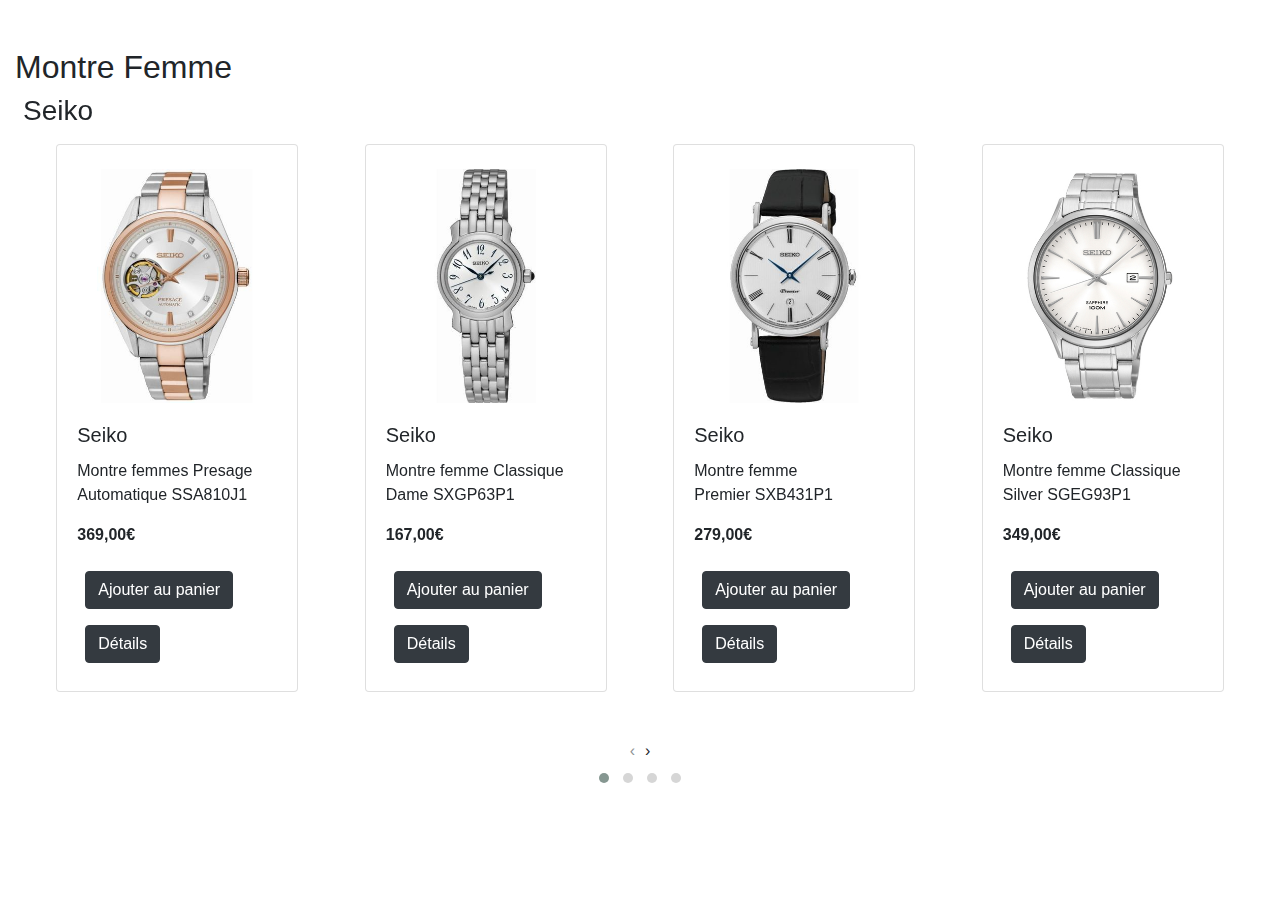
<file: index.html>
<!DOCTYPE html>
<html>
<head>
  <title>Carousel</title>
  <link rel="stylesheet" href="https://stackpath.bootstrapcdn.com/bootstrap/4.3.1/css/bootstrap.min.css" integrity="sha384-ggOyR0iXCbMQv3Xipma34MD+dH/1fQ784/j6cY/iJTQUOhcWr7x9JvoRxT2MZw1T" crossorigin="anonymous">
  <link rel="stylesheet" href="owlcarousel/owl.carousel.min.css">
  <link rel="stylesheet" href="owlcarousel/owl.theme.default.min.css">
  <link rel="stylesheet" href="css/style.css">
</head>
<body>
  <div class="container-fluid mt-5 mb-5">
    <!-- carousel seiko -->
    <h2>Montre Femme</h2>
    <div class="owl-carousel owl-theme">
      <div class="row ml-2 mr-2 d-flex flex-row justify-content-around">
        <h3 class="w-100">Seiko</h3>
        <div class="card products m-2">
          <div class="row d-flex align-item-start justify-content-center">
            <img src="img/Seiko1.jpg" alt="" class="img-product mt-4">
          </div>
          <div class="card-body" style="width: 240px;">
            <h5 class="card-title">Seiko</h5>
            <p class="card-text">Montre femmes Presage Automatique SSA810J1</p>
            <p class="card-text font-weight-bold">369,00€</p>
            <div class="row d-flex flex-start justify-content-center w-100">
              <div class="col m-2">
                <a href="#" class="btn btn-dark">Ajouter au panier</a>
              </div>
              <div class="col m-2">
                <!-- Button trigger modal -->
                <button type="button" class="btn btn-dark" data-toggle="modal" data-target="#modalSeikoF1">
                  Détails
                </button>
              </div>
            </div>
          </div>
        </div>
        <div class="card products m-2">
          <div class="row d-flex align-item-start justify-content-center">
            <img src="img/Seiko2.jpg" alt="" class="img-product mt-4">
          </div>
          <div class="card-body" style="width: 240px;">
            <h5 class="card-title">Seiko</h5>
            <p class="card-text">Montre femme Classique Dame SXGP63P1</p>
            <p class="card-text font-weight-bold">167,00€</p>
            <div class="row d-flex flex-start justify-content-center w-100">
              <div class="col m-2">
                <a href="#" class="btn btn-dark">Ajouter au panier</a>
              </div>
              <div class="col m-2">
                <!-- Button trigger modal -->
                <button type="button" class="btn btn-dark" data-toggle="modal" data-target="#modalSeikoF2">
                  Détails
                </button>
              </div>
            </div>
          </div>
        </div>
        <div class="card products m-2">
          <div class="row d-flex align-item-start justify-content-center">
            <img src="img/Seiko3.jpg" alt="" class="img-product mt-4">
          </div>
          <div class="card-body" style="width: 240px;">
            <h5 class="card-title">Seiko</h5>
            <p class="card-text">Montre femme Premier SXB431P1</p>
            <p class="card-text font-weight-bold">279,00€</p>
            <div class="row d-flex flex-start justify-content-center w-100">
              <div class="col m-2">
                <a href="#" class="btn btn-dark">Ajouter au panier</a>
              </div>
              <div class="col m-2">
                <!-- Button trigger modal -->
                <button type="button" class="btn btn-dark" data-toggle="modal" data-target="#modalSeikoF3">
                  Détails
                </button>
              </div>
            </div>
          </div>
        </div>
        <div class="card products m-2">
          <div class="row d-flex align-item-start justify-content-center">
            <img src="img/Seiko4.jpg" alt="" class="img-product mt-4">
          </div>
          <div class="card-body" style="width: 240px;">
            <h5 class="card-title">Seiko</h5>
            <p class="card-text">Montre femme Classique Silver SGEG93P1</p>
            <p class="card-text font-weight-bold">349,00€</p>
            <div class="row d-flex flex-start justify-content-center w-100">
              <div class="col m-2">
                <a href="#" class="btn btn-dark">Ajouter au panier</a>
              </div>
              <div class="col m-2">
                <!-- Button trigger modal -->
                <button type="button" class="btn btn-dark" data-toggle="modal" data-target="#modalSeikoF4">
                  Détails
                </button>
              </div>
            </div>
          </div>
        </div>
      </div>
      <!-- carousel Fossil -->
      <div class="row ml-2 mr-2 d-flex flex-row justify-content-around">
        <h3 class="w-100">Fossil</h3>
        <div class="card products m-2">
          <div class="row d-flex align-item-start justify-content-center">
            <img src="img/Fossil1.jpeg" alt="" class="img-product mt-4">
          </div>
          <div class="card-body" style="width: 240px;">
            <h5 class="card-title">Fossil</h5>
            <p class="card-text">Montre femme Q-Venture HR FTW6011</p>
            <p class="card-text font-weight-bold">299,00€</p>
            <div class="row d-flex flex-start justify-content-center w-100">
              <div class="col m-2">
                <a href="#" class="btn btn-dark">Ajouter au panier</a>
              </div>
              <div class="col m-2">
                <!-- Button trigger modal -->
                <button type="button" class="btn btn-dark" data-toggle="modal" data-target="#modalFossilF1">
                  Détails
                </button>
              </div>
            </div>
          </div>
        </div>
        <div class="card products m-2">
          <div class="row d-flex align-item-start justify-content-center">
            <img src="img/Fossil2.jpeg" alt="" class="img-product mt-4">
          </div>
          <div class="card-body" style="width: 240px;">
            <h5 class="card-title">Fossil</h5>
            <p class="card-text">Montre femme Carlie ES4341</p>
            <p class="card-text font-weight-bold">119,00€</p>
            <div class="row d-flex flex-start justify-content-center w-100">
              <div class="col m-2">
                <a href="#" class="btn btn-dark">Ajouter au panier</a>
              </div>
              <div class="col m-2">
                <!-- Button trigger modal -->
                <button type="button" class="btn btn-dark" data-toggle="modal" data-target="#modalFossilF2">
                  Détails
                </button>
              </div>
            </div>
          </div>
        </div>
        <div class="card products m-2">
          <div class="row d-flex align-item-start justify-content-center">
            <img src="img/Fossil3.jpeg" alt="" class="img-product mt-4">
          </div>
          <div class="card-body" style="width: 240px;">
            <h5 class="card-title">Fossil</h5>
            <p class="card-text">Montre femme Scarlette ES4315</p>
            <p class="card-text font-weight-bold">169,00€</p>
            <div class="row d-flex flex-start justify-content-center w-100">
              <div class="col m-2">
                <a href="#" class="btn btn-dark">Ajouter au panier</a>
              </div>
              <div class="col m-2">
                <!-- Button trigger modal -->
                <button type="button" class="btn btn-dark" data-toggle="modal" data-target="#modalFossilF3">
                  Détails
                </button>
              </div>
            </div>
          </div>
        </div>
        <div class="card products m-2">
          <div class="row d-flex align-item-start justify-content-center">
            <img src="img/Fossil4.jpeg" alt="" class="img-product mt-4">
          </div>
          <div class="card-body" style="width: 240px;">
            <h5 class="card-title">Fossil</h5>
            <p class="card-text">Montre femme Carlie ES4488</p>
            <p class="card-text font-weight-bold">149,00€</p>
            <div class="row d-flex flex-start justify-content-center w-100">
              <div class="col m-2">
                <a href="#" class="btn btn-dark">Ajouter au panier</a>
              </div>
              <div class="col m-2">
                <!-- Button trigger modal -->
                <button type="button" class="btn btn-dark" data-toggle="modal" data-target="#modalFossilF4">
                  Détails
                </button>
              </div>
            </div>
          </div>
        </div>
      </div>
      <!-- carousel Casio -->
      <div class="row ml-2 mr-2 d-flex flex-row justify-content-around">
        <h3 class="w-100">Casio</h3>
        <div class="card products m-2">
          <div class="row d-flex align-item-start justify-content-center">
            <img src="img/Casio1.jpg" alt="" class="img-product mt-4">
          </div>
          <div class="card-body" style="width: 240px;">
            <h5 class="card-title">Casio</h5>
            <p class="card-text">Montre femme Vintage A168WEM-2EF</p>
            <p class="card-text font-weight-bold">44,90€</p>
            <div class="row d-flex flex-start justify-content-center w-100">
              <div class="col m-2">
                <a href="#" class="btn btn-dark">Ajouter au panier</a>
              </div>
              <div class="col m-2">
                <!-- Button trigger modal -->
                <button type="button" class="btn btn-dark" data-toggle="modal" data-target="#modalCasioF1">
                  Détails
                </button>
              </div>
            </div>
          </div>
        </div>
        <div class="card products m-2">
            <div class="row d-flex align-item-start justify-content-center">
              <img src="img/Casio2.jpg" alt="" class="img-product mt-4">
            </div>
            <div class="card-body" style="width: 240px;">
              <h5 class="card-title">Casio</h5>
              <p class="card-text">Montre Vintage A158WEA-9EF</p>
              <p class="card-text font-weight-bold">34,90€</p>
              <div class="row d-flex flex-start justify-content-center w-100">
                <div class="col m-2">
                  <a href="#" class="btn btn-dark">Ajouter au panier</a>
                </div>
                <div class="col m-2">
                  <!-- Button trigger modal -->
                  <button type="button" class="btn btn-dark" data-toggle="modal" data-target="#modalCasioF2">
                    Détails
                  </button>
                </div>
              </div>
            </div>
          </div>
        <div class="card products m-2">
          <div class="row d-flex align-item-start justify-content-center">
            <img src="img/Casio3.jpg" alt="" class="img-product mt-4">
          </div>
          <div class="card-body" style="width: 240px;">
            <h5 class="card-title">Casio</h5>
            <p class="card-text">Montre femme LRW-200H-7E2VEF</p>
            <p class="card-text font-weight-bold">29,90€</p>
            <div class="row d-flex flex-start justify-content-center w-100">
              <div class="col m-2">
                <a href="#" class="btn btn-dark">Ajouter au panier</a>
              </div>
              <div class="col m-2">
                <!-- Button trigger modal -->
                <button type="button" class="btn btn-dark" data-toggle="modal" data-target="#modalCasioF3">
                  Détails
                </button>
              </div>
            </div>
          </div>
        </div>
        <div class="card products m-2">
          <div class="row d-flex align-item-start justify-content-center">
            <img src="img/Casio4.jpg" alt="" class="img-product mt-4">
          </div>
          <div class="card-body" style="width: 240px;">
            <h5 class="card-title">Casio</h5>
            <p class="card-text">Montre femme Vintage LA690WEMY-1EF</p>
            <p class="card-text font-weight-bold">59,90€</p>
            <div class="row d-flex flex-start justify-content-center w-100">
              <div class="col m-2">
                <a href="#" class="btn btn-dark">Ajouter au panier</a>
              </div>
              <div class="col m-2">
                <!-- Button trigger modal -->
                <button type="button" class="btn btn-dark" data-toggle="modal" data-target="#modalCasioF4">
                  Détails
                </button>
              </div>
            </div>
          </div>
        </div>
      </div>
      <!-- carousel Swatch -->
      <div class="row ml-2 mr-2 d-flex flex-row justify-content-around">
        <h3 class="w-100">Swatch</h3>
        <div class="card products m-2">
          <div class="row d-flex align-item-start justify-content-center">
            <img src="img/Swatch1.jpg" alt="" class="img-product mt-4">
          </div>
          <div class="card-body" style="width: 240px;">
            <h5 class="card-title">Swatch</h5>
            <p class="card-text">Montre femme Originals Gent Ultraciel GE713</p>
            <p class="card-text font-weight-bold">60,00€</p>
            <div class="row d-flex flex-start justify-content-center w-100">
              <div class="col m-2">
                <a href="#" class="btn btn-dark">Ajouter au panier</a>
              </div>
              <div class="col m-2">
                <!-- Button trigger modal -->
                <button type="button" class="btn btn-dark" data-toggle="modal" data-target="#modalSwatchF1">
                  Détails
                </button>
              </div>
            </div>
          </div>
        </div>
        <div class="card products m-2">
          <div class="row d-flex align-item-start justify-content-center">
            <img src="img/Swatch2.jpg" alt="" class="img-product mt-4">
          </div>
          <div class="card-body" style="width: 240px;">
            <h5 class="card-title">Swatch</h5>
            <p class="card-text">Montre femme Rose Rebel SUOT700</p>
            <p class="card-text font-weight-bold">70,00€</p>
            <div class="row d-flex flex-start justify-content-center w-100">
              <div class="col m-2">
                <a href="#" class="btn btn-dark">Ajouter au panier</a>
              </div>
              <div class="col m-2">
                <!-- Button trigger modal -->
                <button type="button" class="btn btn-dark" data-toggle="modal" data-target="#modalSwatchF2">
                  Détails
                </button>
              </div>
            </div>
          </div>
        </div>
        <div class="card products m-2">
          <div class="row d-flex align-item-start justify-content-center">
            <img src="img/Swatch3.jpg" alt="" class="img-product mt-4">
          </div>
          <div class="card-body" style="width: 240px;">
            <h5 class="card-title">Swatch</h5>
            <p class="card-text">Montre femme Originals Lady Blackiniere LB185G</p>
            <p class="card-text font-weight-bold">70,00€</p>
            <div class="row d-flex flex-start justify-content-center w-100">
              <div class="col m-2">
                <a href="#" class="btn btn-dark">Ajouter au panier</a>
              </div>
              <div class="col m-2">
                <!-- Button trigger modal -->
                <button type="button" class="btn btn-dark" data-toggle="modal" data-target="#modalSwatchF3">
                  Détails
                </button>
              </div>
            </div>
          </div>
        </div>
        <div class="card products m-2">
          <div class="row d-flex align-item-start justify-content-center">
            <img src="img/Swatch4.jpg" alt="" class="img-product mt-4">
          </div>
          <div class="card-body" style="width: 240px;">
            <h5 class="card-title">Swatch</h5>
            <p class="card-text">Montre femme Originals Lady Something Black LB184</p>
            <p class="card-text font-weight-bold">55,00€</p>
            <div class="row d-flex flex-start justify-content-center w-100">
              <div class="col m-2">
                <a href="#" class="btn btn-dark">Ajouter au panier</a>
              </div>
              <div class="col m-2">
                <!-- Button trigger modal -->
                <button type="button" class="btn btn-dark" data-toggle="modal" data-target="#modalSwatchF4">
                  Détails
                </button>
              </div>
            </div>
          </div>
        </div>
      </div>
    </div>

    <!-- Div regroupant toutes les modals-détails -->
    <div class="modals-details">
      <!-- Modal Seiko F1-->
      <div class="modal fade bd-example-modal-xl" id="modalSeikoF1" tabindex="-1" role="dialog" aria-labelledby="exampleModalLongTitle" aria-hidden="true">
        <div class="modal-dialog modal-xl" role="document">
          <div class="modal-content">
            <div class="modal-header">
              <h5 class="modal-title" id="exampleModalLongTitle">Seiko Presage Automatique SSA810J1</h5>
              <button type="button" class="close" data-dismiss="modal" aria-label="Close">
                <span aria-hidden="true">&times;</span>
              </button>
            </div>
            <div class="modal-body">
              <div class="row d-flex flex-sm-row flex-column justify-content-center">
                <div class="col-sm d-flex justify-content-center">
                  <img src="img/Seiko1.jpg" alt="">
                </div>
                <div class="col-sm d-flex flex-column">
                  <h3 class="m-2">Caractéristiques</h3>
                  <h5 class="m-2">Référence: SSA810J1</h5>
                  <div class="row-sm">
                    <div class="col-sm d-flex flex-column">
                        <p>Genre : Femme</p>
                        <p>Marque : Seiko</p>
                        <p>Famille : Presage</p>
                        <p>Couleurs : Argenté, Doré Rose</p>
                        <p>Matière du bracelet : Acier Inox & PVD Rose</p>
                        <p>Verre : Saphir</p>
                        <p>Taille du cadran : Medium</p>
                        <p>Dimensions : ø 35,30 mm</p>
                        <p>Épaisseur : 11,30 mm</p>
                        <p>Forme : Ronde</p>
                    </div>
                  </div>
                </div>
              </div>
            </div>
            <div class="modal-footer">
              <button type="button" class="btn btn-dark">Ajouter au panier</button>
            </div>
          </div>
        </div>
      </div>
      <!-- Modal Seiko F2-->
      <div class="modal fade bd-example-modal-xl" id="modalSeikoF2" tabindex="-1" role="dialog" aria-labelledby="exampleModalLongTitle" aria-hidden="true">
          <div class="modal-dialog modal-xl" role="document">
            <div class="modal-content">
              <div class="modal-header">
                <h5 class="modal-title" id="exampleModalLongTitle">Seiko Classique Dame SXGP63P1</h5>
                <button type="button" class="close" data-dismiss="modal" aria-label="Close">
                  <span aria-hidden="true">&times;</span>
                </button>
              </div>
              <div class="modal-body">
                <div class="row d-flex flex-sm-row flex-column justify-content-center">
                  <div class="col-sm d-flex justify-content-center">
                    <img src="img/Seiko2.jpg" alt="">
                  </div>
                  <div class="col-sm d-flex flex-column">
                    <h3 class="m-2">Caractéristiques</h3>
                    <h5 class="m-2">Référence: SXGP63P1</h5>
                    <div class="row-sm">
                      <div class="col-sm d-flex flex-column">
                          <p>Genre : Femme</p>
                          <p>Marque : Seiko</p>
                          <p>Famille : Classique Dame</p>
                          <p>Couleurs : Argenté</p>
                          <p>Matière du bracelet : Acier Inoxydable</p>
                          <p>Verre : Minéral</p>
                          <p>Taille du cadran : Small</p>
                          <p>Dimensions : ø 22,30 mm</p>
                          <p>Forme : Ronde</p>
                          <p>Matière du boîtier : Acier Inox</p>
                      </div>
                    </div>
                  </div>
                </div>
              </div>
              <div class="modal-footer">
                <button type="button" class="btn btn-dark">Ajouter au panier</button>
              </div>
            </div>
          </div>
        </div>
      <!-- Modal Seiko F3-->
      <div class="modal fade bd-example-modal-xl" id="modalSeikoF3" tabindex="-1" role="dialog" aria-labelledby="exampleModalLongTitle" aria-hidden="true">
          <div class="modal-dialog modal-xl" role="document">
            <div class="modal-content">
              <div class="modal-header">
                <h5 class="modal-title" id="exampleModalLongTitle">Seiko Premier SXB431P1</h5>
                <button type="button" class="close" data-dismiss="modal" aria-label="Close">
                  <span aria-hidden="true">&times;</span>
                </button>
              </div>
              <div class="modal-body">
                <div class="row d-flex flex-sm-row flex-column justify-content-center">
                  <div class="col-sm d-flex justify-content-center">
                    <img src="img/Seiko3.jpg" alt="">
                  </div>
                  <div class="col-sm d-flex flex-column">
                    <h3 class="m-2">Caractéristiques</h3>
                    <h5 class="m-2">Référence: SXB431P1</h5>
                    <div class="row-sm">
                      <div class="col-sm d-flex flex-column">
                          <p>Genre : Femme</p>
                          <p>Marque : Seiko</p>
                          <p>Famille : Premier</p>
                          <p>Couleurs : Noir</p>
                          <p>Matière du bracelet : Cuir</p>
                          <p>Verre : Saphir</p>
                          <p>Taille du cadran : Medium</p>
                          <p>Dimensions : ø 30,5 mm</p>
                          <p>Forme : Ronde</p>
                          <p>Matière du boîtier : Acier Inox</p>
                      </div>
                    </div>
                  </div>
                </div>
              </div>
              <div class="modal-footer">
                <button type="button" class="btn btn-dark">Ajouter au panier</button>
              </div>
            </div>
          </div>
        </div>
      <!-- Modal Seiko F4-->
      <div class="modal fade bd-example-modal-xl" id="modalSeikoF4" tabindex="-1" role="dialog" aria-labelledby="exampleModalLongTitle" aria-hidden="true">
          <div class="modal-dialog modal-xl" role="document">
            <div class="modal-content">
              <div class="modal-header">
                <h5 class="modal-title" id="exampleModalLongTitle">Seiko Classique SGEG93P1</h5>
                <button type="button" class="close" data-dismiss="modal" aria-label="Close">
                  <span aria-hidden="true">&times;</span>
                </button>
              </div>
              <div class="modal-body">
                <div class="row d-flex flex-sm-row flex-column justify-content-center">
                  <div class="col-sm d-flex justify-content-center">
                    <img src="img/Seiko4.jpg" alt="">
                  </div>
                  <div class="col-sm d-flex flex-column">
                    <h3 class="m-2">Caractéristiques</h3>
                    <h5 class="m-2">Référence: SGEG93P1</h5>
                    <div class="row-sm">
                      <div class="col-sm d-flex flex-column">
                          <p>Genre : Homme</p>
                          <p>Marque : Seiko</p>
                          <p>Famille : Classique Homme</p>
                          <p>Couleurs : Argenté, Blanc</p>
                          <p>Matière du bracelet : Acier Inoxydable</p>
                          <p>Verre : Saphir</p>
                          <p>Taille du cadran : Large</p>
                          <p>Dimensions : Ø 40 mm</p>
                          <p>Épaisseur : 8.5 mm</p>
                          <p>Forme : Ronde</p>
                      </div>
                    </div>
                  </div>
                </div>
              </div>
              <div class="modal-footer">
                <button type="button" class="btn btn-dark">Ajouter au panier</button>
              </div>
            </div>
          </div>
        </div>

      <!-- Modal Fossil 1-->
      <div class="modal fade bd-example-modal-xl" id="modalFossilF1" tabindex="-1" role="dialog"
        aria-labelledby="exampleModalLongTitle" aria-hidden="true">
        <div class="modal-dialog modal-xl" role="document">
          <div class="modal-content">
            <div class="modal-header">
              <h5 class="modal-title" id="exampleModalLongTitle">Fossil Q-Venture HR FTW6011</h5>
              <button type="button" class="close" data-dismiss="modal" aria-label="Close">
                <span aria-hidden="true">&times;</span>
              </button>
            </div>
            <div class="modal-body">
              <div class="row d-flex flex-sm-row flex-column justify-content-center">
                <div class="col-sm d-flex justify-content-center">
                  <img src="img/Fossil1.jpeg" alt="">
                </div>
                <div class="col-sm d-flex flex-column">
                  <h3 class="m-2">Caractéristiques</h3>
                  <h5 class="m-2">Référence: FTW6011</h5>
                  <div class="row-sm">
                    <div class="col-sm d-flex flex-column">
                      <p>Genre : Femme</p>
                      <p>Marque : Fossil</p>
                      <p>Famille : Fossil Q</p>
                      <p>Couleurs : Doré Rose</p>
                      <p>Matière du bracelet : PVD Or Rose</p>
                      <p>Verre : Minéral</p>
                      <p>Taille du cadran : XLarge</p>
                      <p>Dimensions : ø 40 mm</p>
                      <p>Forme : Ronde</p>
                      <p>Matière du boîtier : PVD Or rose</p>
                    </div>
                  </div>
                </div>
              </div>
            </div>
            <div class="modal-footer">
              <button type="button" class="btn btn-dark">Ajouter au panier</button>
            </div>
          </div>
        </div>
      </div>
      <!-- Modal Fossil 2-->
      <div class="modal fade bd-example-modal-xl" id="modalFossilF2" tabindex="-1" role="dialog"
        aria-labelledby="exampleModalLongTitle" aria-hidden="true">
        <div class="modal-dialog modal-xl" role="document">
          <div class="modal-content">
            <div class="modal-header">
              <h5 class="modal-title" id="exampleModalLongTitle">Fossil Carlie ES4341</h5>
              <button type="button" class="close" data-dismiss="modal" aria-label="Close">
                <span aria-hidden="true">&times;</span>
              </button>
            </div>
            <div class="modal-body">
              <div class="row d-flex flex-sm-row flex-column justify-content-center">
                <div class="col-sm d-flex justify-content-center">
                  <img src="img/Fossil2.jpeg" alt="">
                </div>
                <div class="col-sm d-flex flex-column">
                  <h3 class="m-2">Caractéristiques</h3>
                  <h5 class="m-2">Référence: ES4341</h5>
                  <div class="row-sm">
                    <div class="col-sm d-flex flex-column">
                      <p>Genre : Femme</p>
                      <p>Marque : Fossil</p>
                      <p>Couleurs : Argenté</p>
                      <p>Matière du bracelet : Acier Inoxydable</p>
                      <p>Largeur du bracelet (mm) : 16</p>
                      <p>Verre : Minéral</p>
                      <p>Taille du cadran : Medium</p>
                      <p>Dimensions : ø 35 mm</p>
                      <p>Épaisseur : 9 mm</p>
                      <p>Forme : Ronde</p>
                    </div>
                  </div>
                </div>
              </div>
            </div>
            <div class="modal-footer">
              <button type="button" class="btn btn-dark">Ajouter au panier</button>
            </div>
          </div>
        </div>
      </div>
      <!-- Modal Fossil 3-->
      <div class="modal fade bd-example-modal-xl" id="modalFossilF3" tabindex="-1" role="dialog"
      aria-labelledby="exampleModalLongTitle" aria-hidden="true">
      <div class="modal-dialog modal-xl" role="document">
        <div class="modal-content">
          <div class="modal-header">
            <h5 class="modal-title" id="exampleModalLongTitle">Fossil Scarlette ES4315</h5>
            <button type="button" class="close" data-dismiss="modal" aria-label="Close">
              <span aria-hidden="true">&times;</span>
            </button>
          </div>
          <div class="modal-body">
            <div class="row d-flex flex-sm-row flex-column justify-content-center">
              <div class="col-sm d-flex justify-content-center">
                <img src="img/Fossil3.jpeg" alt="">
              </div>
              <div class="col-sm d-flex flex-column">
                <h3 class="m-2">Caractéristiques</h3>
                <h5 class="m-2">Référence: ES4315</h5>
                <div class="row-sm">
                  <div class="col-sm d-flex flex-column">
                    <p>Genre : Femme</p>
                    <p>Marque : Fossil</p>
                    <p>Couleurs : Doré Rose</p>
                    <p>Matière du bracelet : PVD Or Rose</p>
                    <p>Largeur du bracelet (mm) : 18</p>
                    <p>Verre : Minéral</p>
                    <p>Taille du cadran : Medium</p>
                    <p>Dimensions : ø 38 mm</p>
                    <p>Épaisseur : 10 mm</p>
                    <p>Forme : Ronde</p>
                  </div>
                </div>
              </div>
            </div>
          </div>
          <div class="modal-footer">
            <button type="button" class="btn btn-dark">Ajouter au panier</button>
          </div>
        </div>
      </div>
      </div>
      <!-- Modal Fossil 4-->
      <div class="modal fade bd-example-modal-xl" id="modalFossilF4" tabindex="-1" role="dialog"
        aria-labelledby="exampleModalLongTitle" aria-hidden="true">
        <div class="modal-dialog modal-xl" role="document">
          <div class="modal-content">
            <div class="modal-header">
              <h5 class="modal-title" id="exampleModalLongTitle">Fossil Carlie ES4488</h5>
              <button type="button" class="close" data-dismiss="modal" aria-label="Close">
                <span aria-hidden="true">&times;</span>
              </button>
            </div>
            <div class="modal-body">
              <div class="row d-flex flex-sm-row flex-column justify-content-center">
                <div class="col-sm d-flex justify-content-center">
                  <img src="img/Fossil4.jpeg" alt="">
                </div>
                <div class="col-sm d-flex flex-column">
                  <h3 class="m-2">Caractéristiques</h3>
                  <h5 class="m-2">Référence: ES4488</h5>
                  <div class="row-sm">
                    <div class="col-sm d-flex flex-column">
                      <p>Genre : Femme</p>
                      <p>Marque : Fossil</p>
                      <p>Couleurs : Noir</p>
                      <p>Matière du bracelet : PVD Noir</p>
                      <p>Verre : Minéral</p>
                      <p>Taille du cadran : Medium</p>
                      <p>Dimensions : ø 35 mm</p>
                      <p>Forme : Ronde</p>
                      <p>Matière du boîtier : PVD Noir</p>
                      <p>Affichage : Analogique (Aiguilles)</p>
                    </div>
                  </div>
                </div>
              </div>
            </div>
            <div class="modal-footer">
              <button type="button" class="btn btn-dark">Ajouter au panier</button>
            </div>
          </div>
        </div>
      </div>

      <!-- Modal Casio 1-->
      <div class="modal fade bd-example-modal-xl" id="modalCasioF1" tabindex="-1" role="dialog"
        aria-labelledby="exampleModalLongTitle" aria-hidden="true">
        <div class="modal-dialog modal-xl" role="document">
          <div class="modal-content">
            <div class="modal-header">
              <h5 class="modal-title" id="exampleModalLongTitle">Casio Vintage A168WEM-2EF</h5>
              <button type="button" class="close" data-dismiss="modal" aria-label="Close">
                <span aria-hidden="true">&times;</span>
              </button>
            </div>
            <div class="modal-body">
              <div class="row d-flex flex-sm-row flex-column justify-content-center">
                <div class="col-sm d-flex justify-content-center">
                  <img src="img/Casio1.jpg" alt="">
                </div>
                <div class="col-sm d-flex flex-column">
                  <h3 class="m-2">Caractéristiques</h3>
                  <h5 class="m-2">Référence: A168WEM-2EF</h5>
                  <div class="row-sm">
                    <div class="col-sm d-flex flex-column">
                      <p>Genre : Femme</p>
                      <p>Marque : Casio</p>
                      <p>Famille : Vintage</p>
                      <p>Couleurs : Turquoise</p>
                      <p>Matière du bracelet : Acier Inoxydable</p>
                      <p>Verre : Minéral</p>
                      <p>Taille du cadran : Medium</p>
                      <p>Dimensions : 38,6 x 36,3 mm</p>
                      <p>Épaisseur : 9,6 mm</p>
                      <p>Forme : Rectangulaire</p>
                    </div>
                  </div>
                </div>
              </div>
            </div>
            <div class="modal-footer">
              <button type="button" class="btn btn-dark">Ajouter au panier</button>
            </div>
          </div>
        </div>       
      </div>    
      <!-- Modal Casio 2-->
      <div class="modal fade bd-example-modal-xl" id="modalCasioF2" tabindex="-1" role="dialog"
        aria-labelledby="exampleModalLongTitle" aria-hidden="true">
        <div class="modal-dialog modal-xl" role="document">
          <div class="modal-content">
            <div class="modal-header">
              <h5 class="modal-title" id="exampleModalLongTitle">Casio Vintage A168WEM-2EF</h5>
              <button type="button" class="close" data-dismiss="modal" aria-label="Close">
                <span aria-hidden="true">&times;</span>
              </button>
            </div>
            <div class="modal-body">
              <div class="row d-flex flex-sm-row flex-column justify-content-center">
                <div class="col-sm d-flex justify-content-center">
                  <img src="img/Casio2.jpg" alt="">
                </div>
                <div class="col-sm d-flex flex-column">
                  <h3 class="m-2">Caractéristiques</h3>
                  <h5 class="m-2">Référence: A168WEM-2EF</h5>
                  <div class="row-sm">
                    <div class="col-sm d-flex flex-column">
                      <p>Genre : Homme, Femme</p>
                      <p>Marque : Casio</p>
                      <p>Famille : Vintage</p>
                      <p>Couleurs : Argenté, Doré</p>
                      <p>Matière du bracelet : Acier Inoxydable</p>
                      <p>Verre : Minéral</p>
                      <p>Taille du cadran : Medium</p>
                      <p>Dimensions : 36,8 x 33,2 mm</p>
                      <p>Forme : Autre</p>
                      <p>Matière du boîtier : Acier Inox</p>
                    </div>
                  </div>
                </div>
              </div>
            </div>
            <div class="modal-footer">
              <button type="button" class="btn btn-dark">Ajouter au panier</button>
            </div>
          </div>
        </div>        
      </div>  
      <!-- Modal Casio 3-->
      <div class="modal fade bd-example-modal-xl" id="modalCasioF3" tabindex="-1" role="dialog"
        aria-labelledby="exampleModalLongTitle" aria-hidden="true">
        <div class="modal-dialog modal-xl" role="document">
          <div class="modal-content">
            <div class="modal-header">
              <h5 class="modal-title" id="exampleModalLongTitle">Casio LRW-200H-7E2VEF</h5>
              <button type="button" class="close" data-dismiss="modal" aria-label="Close">
                <span aria-hidden="true">&times;</span>
              </button>
            </div>
            <div class="modal-body">
              <div class="row d-flex flex-sm-row flex-column justify-content-center">
                <div class="col-sm d-flex justify-content-center">
                  <img src="img/Casio3.jpg" alt="">
                </div>
                <div class="col-sm d-flex flex-column">
                  <h3 class="m-2">Caractéristiques</h3>
                  <h5 class="m-2">Référence: LRW-200H-7E2VEF</h5>
                  <div class="row-sm">
                    <div class="col-sm d-flex flex-column">
                      <p>Genre : Femme</p>
                      <p>Marque : Casio</p>
                      <p>Famille : Casio Collection</p>
                      <p>Couleurs : Blanc, Doré</p>
                      <p>Matière du bracelet : Résine</p>
                      <p>Verre : Plexiglass</p>
                      <p>Taille du cadran : Small</p>
                      <p>Dimensions : ø 32 mm</p>
                      <p>Épaisseur : 10 mm</p>
                      <p>Forme : Ronde</p>
                    </div>
                  </div>
                </div>
              </div>
            </div>
            <div class="modal-footer">
              <button type="button" class="btn btn-dark">Ajouter au panier</button>
            </div>
          </div>
        </div>        
      </div>  
      <!-- Modal Casio 4-->
      <div class="modal fade bd-example-modal-xl" id="modalCasioF4" tabindex="-1" role="dialog"
        aria-labelledby="exampleModalLongTitle" aria-hidden="true">
        <div class="modal-dialog modal-xl" role="document">
          <div class="modal-content">
            <div class="modal-header">
              <h5 class="modal-title" id="exampleModalLongTitle">Casio Vintage LA690WEMY-1EF</h5>
              <button type="button" class="close" data-dismiss="modal" aria-label="Close">
                <span aria-hidden="true">&times;</span>
              </button>
            </div>
            <div class="modal-body">
              <div class="row d-flex flex-sm-row flex-column justify-content-center">
                <div class="col-sm d-flex justify-content-center">
                  <img src="img/Casio4.jpg" alt="">
                </div>
                <div class="col-sm d-flex flex-column">
                  <h3 class="m-2">Caractéristiques</h3>
                  <h5 class="m-2">Référence: LA690WEMY-1EF</h5>
                  <div class="row-sm">
                    <div class="col-sm d-flex flex-column">
                      <p>Genre : Femme</p>
                      <p>Marque : Casio</p>
                      <p>Famille : Vintage</p>
                      <p>Couleurs : Doré, Noir</p>
                      <p>Matière du bracelet : PVD Or</p>
                      <p>Verre : Plexiglass</p>
                      <p>Taille du cadran : Small</p>
                      <p>Dimensions : 30,4 x 26,7mm</p>
                      <p>Forme : Rectangulaire</p>
                      <p>Matière du boîtier : Résine</p>
                    </div>
                  </div>
                </div>
              </div>
            </div>
            <div class="modal-footer">
              <button type="button" class="btn btn-dark">Ajouter au panier</button>
            </div>
          </div>
        </div>
      </div>

      <!-- Modal Swatch 1-->
      <div class="modal fade bd-example-modal-xl" id="modalSwatchF1" tabindex="-1" role="dialog"
        aria-labelledby="exampleModalLongTitle" aria-hidden="true">
        <div class="modal-dialog modal-xl" role="document">
          <div class="modal-content">
            <div class="modal-header">
              <h5 class="modal-title" id="exampleModalLongTitle">Swatch Originals Gent Ultraciel GE713</h5>
              <button type="button" class="close" data-dismiss="modal" aria-label="Close">
                <span aria-hidden="true">&times;</span>
              </button>
            </div>
            <div class="modal-body">
              <div class="row d-flex flex-sm-row flex-column justify-content-center">
                <div class="col-sm d-flex justify-content-center">
                  <img src="img/Swatch1.jpg" alt="">
                </div>
                <div class="col-sm d-flex flex-column">
                  <h3 class="m-2">Caractéristiques</h3>
                  <h5 class="m-2">Référence: GE713</h5>
                  <div class="row-sm">
                    <div class="col-sm d-flex flex-column">
                      <p>Genre : Femme</p>
                      <p>Marque : Swatch</p>
                      <p>Famille : Originals Gent</p>
                      <p>Couleurs : Ciel, Rose</p>
                      <p>Verre : Plexiglass</p>
                      <p>Taille du cadran : Medium</p>
                      <p>Dimensions : ø 34 mm</p>
                      <p>Épaisseur : 8,75 mm</p>
                      <p>Forme : Ronde</p>
                      <p>Matière du boîtier : Polycarbonate</p>
                    </div>
                  </div>
                </div>
              </div>
            </div>
            <div class="modal-footer">
              <button type="button" class="btn btn-dark">Ajouter au panier</button>
            </div>
          </div>
        </div>
      </div>
      <!-- Modal Swatch 2-->
      <div class="modal fade bd-example-modal-xl" id="modalSwatchF2" tabindex="-1" role="dialog"
      aria-labelledby="exampleModalLongTitle" aria-hidden="true">
      <div class="modal-dialog modal-xl" role="document">
        <div class="modal-content">
          <div class="modal-header">
            <h5 class="modal-title" id="exampleModalLongTitle">Swatch Montre Rose Rebel S700</h5>
            <button type="button" class="close" data-dismiss="modal" aria-label="Close">
              <span aria-hidden="true">&times;</span>
            </button>
          </div>
          <div class="modal-body">
            <div class="row d-flex flex-sm-row flex-column justify-content-center">
              <div class="col-sm d-flex justify-content-center">
                <img src="img/Swatch2.jpg" alt="">
              </div>
              <div class="col-sm d-flex flex-column">
                <h3 class="m-2">Caractéristiques</h3>
                <h5 class="m-2">Référence: S700</h5>
                <div class="row-sm">
                  <div class="col-sm d-flex flex-column">
                      <p>Genre : Femme</p>
                      <p>Marque : Swatch</p>
                      <p>Famille : Originals New Gent</p>
                      <p>Couleurs : Rose</p>
                      <p>Matière du bracelet : Silicone</p>
                      <p>Largeur du bracelet (mm) : 20</p>
                      <p>Verre : Plexiglass</p>
                      <p>Taille du cadran : Large</p>
                      <p>Dimensions : Ø 41 mm</p>
                      <p>Épaisseur : 11 mm
                  </div>
                </div>
              </div>
            </div>
          </div>
          <div class="modal-footer">
            <button type="button" class="btn btn-dark">Ajouter au panier</button>
          </div>
        </div>
      </div>
      </div>
      <!-- Modal Swatch 3-->
      <div class="modal fade bd-example-modal-xl" id="modalSwatchF3" tabindex="-1" role="dialog"
      aria-labelledby="exampleModalLongTitle" aria-hidden="true">
      <div class="modal-dialog modal-xl" role="document">
        <div class="modal-content">
          <div class="modal-header">
            <h5 class="modal-title" id="exampleModalLongTitle">Swatch Originals Lady Blackiniere LB185G</h5>
            <button type="button" class="close" data-dismiss="modal" aria-label="Close">
              <span aria-hidden="true">&times;</span>
            </button>
          </div>
          <div class="modal-body">
            <div class="row d-flex flex-sm-row flex-column justify-content-center">
              <div class="col-sm d-flex justify-content-center">
                <img src="img/Swatch3.jpg" alt="">
              </div>
              <div class="col-sm d-flex flex-column">
                <h3 class="m-2">Caractéristiques</h3>
                <h5 class="m-2">Référence: LB185G</h5>
                <div class="row-sm">
                  <div class="col-sm d-flex flex-column">
                      <p>Genre : Femme</p>
                      <p>Marque : Swatch</p>
                      <p>Famille : Originals Lady</p>
                      <p>Couleurs : Noir</p>
                      <p>Matière du bracelet : Acier Inoxydable</p>
                      <p>Verre : Minéral</p>
                      <p>Taille du cadran : Small</p>
                      <p>Dimensions : ø 25 mm </p>
                      <p>Épaisseur : 7 mm</p>
                      <p>Forme : Ronde</p>
                  </div>
                </div>
              </div>
            </div>
          </div>
          <div class="modal-footer">
            <button type="button" class="btn btn-dark">Ajouter au panier</button>
          </div>
        </div>
      </div>
      </div>
      <!-- Modal Swatch 4-->
      <div class="modal fade bd-example-modal-xl" id="modalSwatchF4" tabindex="-1" role="dialog"
      aria-labelledby="exampleModalLongTitle" aria-hidden="true">
      <div class="modal-dialog modal-xl" role="document">
        <div class="modal-content">
          <div class="modal-header">
            <h5 class="modal-title" id="exampleModalLongTitle">Swatch Originals Lady Something Black LB184</h5>
            <button type="button" class="close" data-dismiss="modal" aria-label="Close">
              <span aria-hidden="true">&times;</span>
            </button>
          </div>
          <div class="modal-body">
            <div class="row d-flex flex-sm-row flex-column justify-content-center">
              <div class="col-sm d-flex justify-content-center">
                <img src="img/Swatch4.jpg" alt="">
              </div>
              <div class="col-sm d-flex flex-column">
                <h3 class="m-2">Caractéristiques</h3>
                <h5 class="m-2">Référence: LB184</h5>
                <div class="row-sm">
                  <div class="col-sm d-flex flex-column">
                      <p>Genre : Femme</p>
                      <p>Marque : Swatch</p>
                      <p>Famille : Originals Lady</p>
                      <p>Couleurs : Noir</p>
                      <p>Matière du bracelet : Silicone</p>
                      <p>Verre : Plexiglass</p>
                      <p>Taille du cadran : Small</p>
                      <p>Dimensions : ø 25 mm</p>
                      <p>Épaisseur : 7 mm</p>
                      <p>Forme : Ronde</p>
                  </div>
                </div>
              </div>
            </div>
          </div>
          <div class="modal-footer">
            <button type="button" class="btn btn-dark">Ajouter au panier</button>
          </div>
        </div>
      </div>
      </div>
      
    </div>     <!-- Fin de div <div class="modals-details"></div> -->
 <!-- //////////////////////////////////////////////////////////////////////////////////// -->

  </div>  <!-- Fin de div <div class="container-fluid mt-5 mb-5"></div> -->
  <script type="text/javascript" src="js/jquery-3.3.1.min.js"></script>
  <script type="text/javascript" src="js/script.js"></script>
  <script src="https://cdnjs.cloudflare.com/ajax/libs/popper.js/1.14.7/umd/popper.min.js" integrity="sha384-UO2eT0CpHqdSJQ6hJty5KVphtPhzWj9WO1clHTMGa3JDZwrnQq4sF86dIHNDz0W1" crossorigin="anonymous"></script>
  <script src="https://stackpath.bootstrapcdn.com/bootstrap/4.3.1/js/bootstrap.min.js" integrity="sha384-JjSmVgyd0p3pXB1rRibZUAYoIIy6OrQ6VrjIEaFf/nJGzIxFDsf4x0xIM+B07jRM" crossorigin="anonymous"></script>
  <script src="owlcarousel/owl.carousel.min.js"></script>
</body>
</html>
</file>
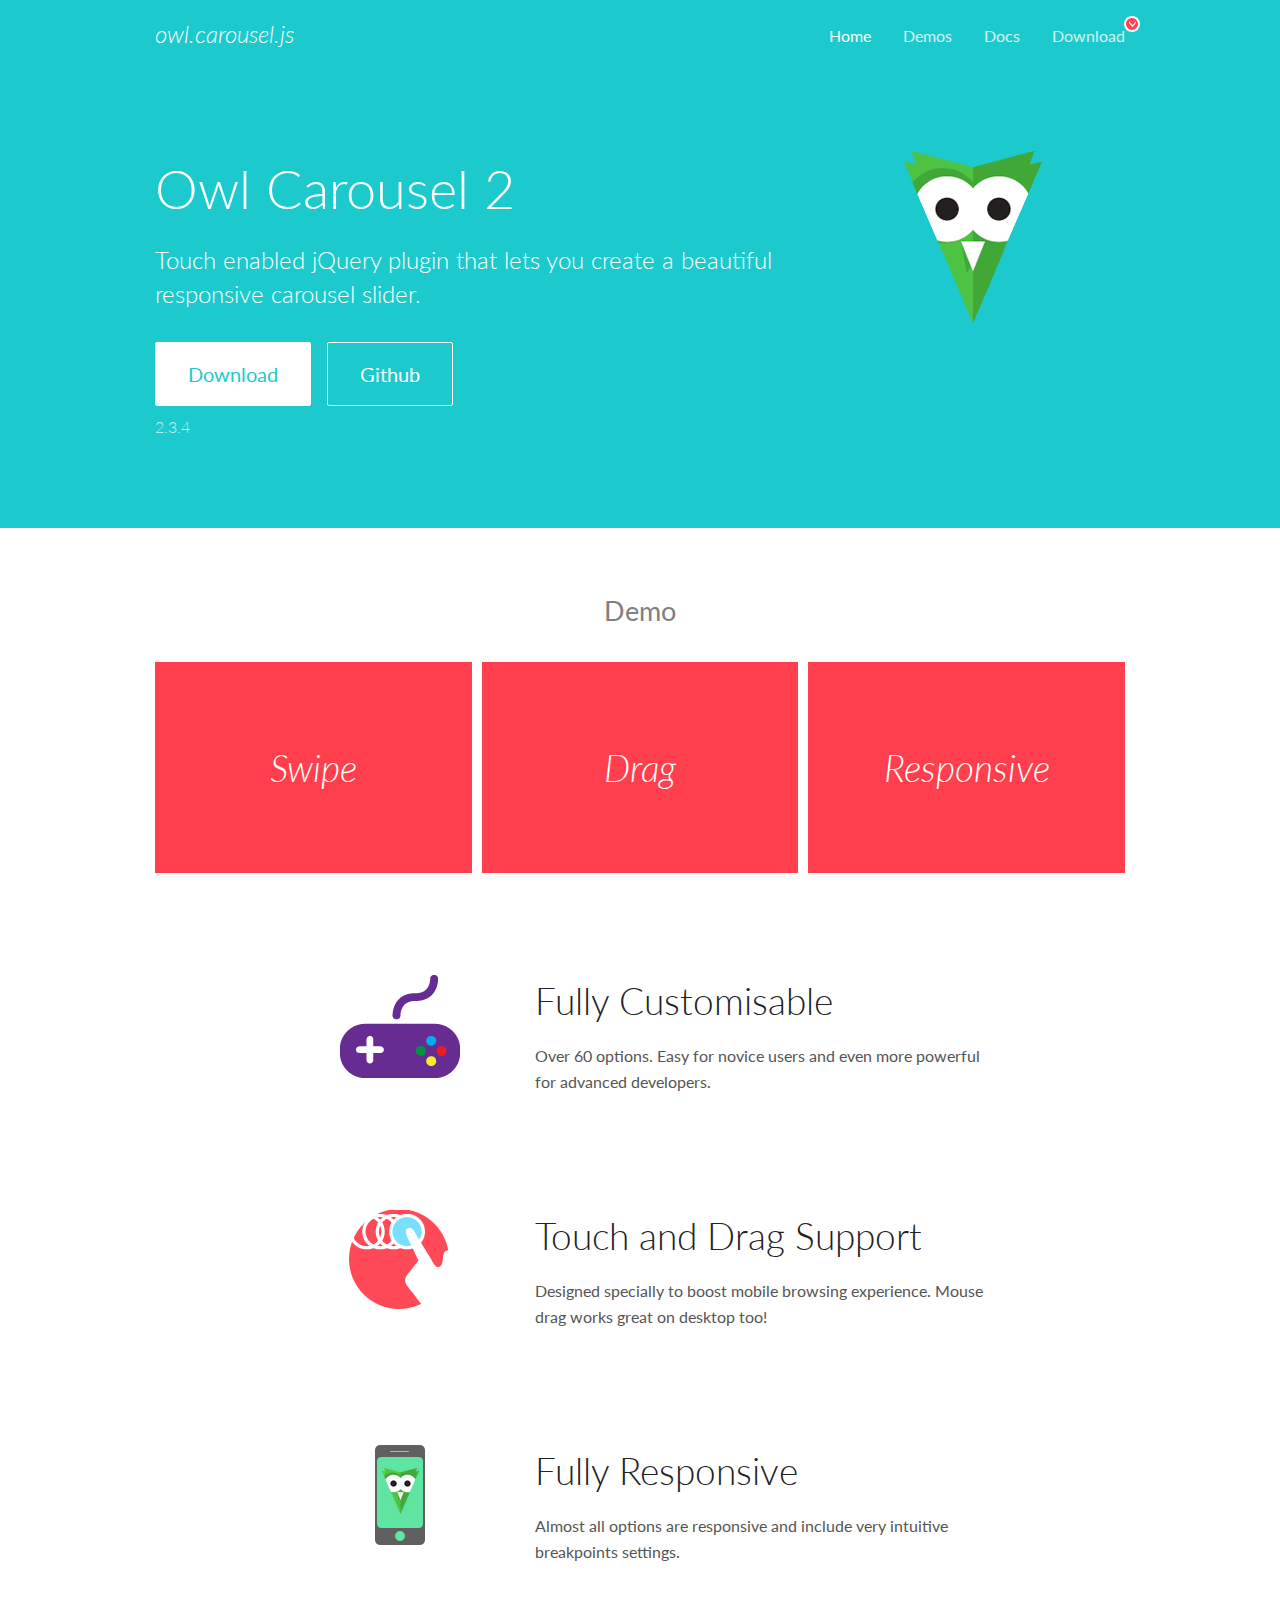
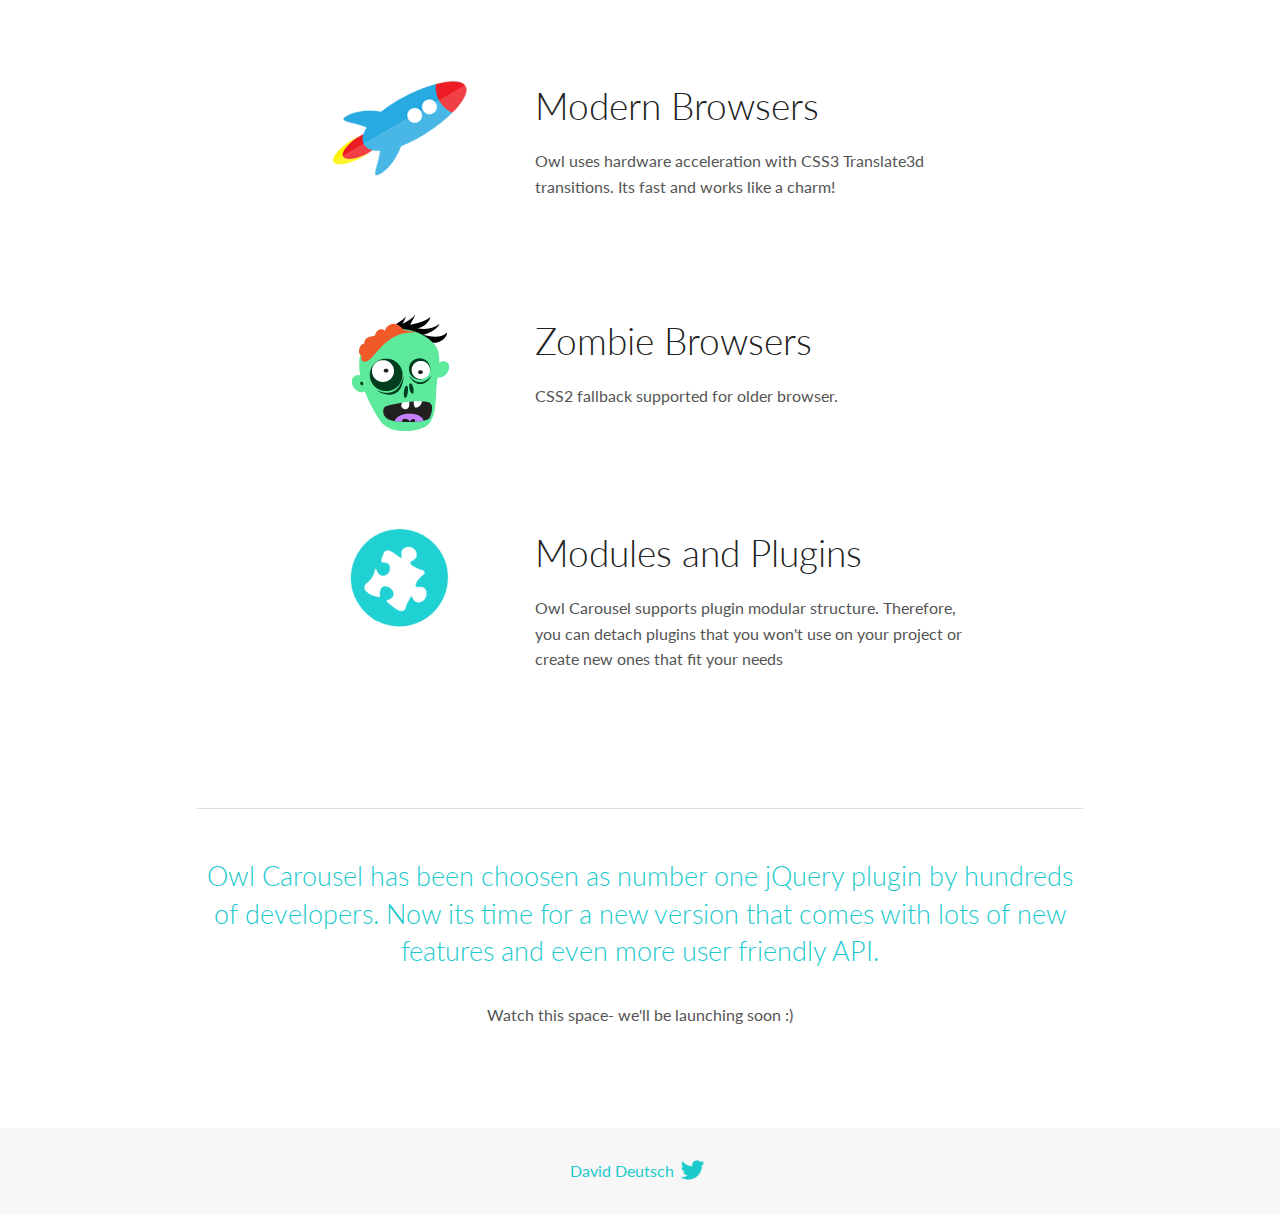
<file: owlcarousel/OwlCarousel2-2.3.4/docs/index.html>
<!DOCTYPE html>
<html lang="en">
  <head>

    <!-- head -->
    <meta charset="utf-8">
    <meta name="msapplication-tap-highlight" content="no" />
    <meta name="viewport" content="width=device-width, initial-scale=1.0" />
    <meta name="description" content="Touch enabled jQuery plugin that lets you create beautiful responsive carousel slider.">
    <meta name="author" content="David Deutsch">
    <title>
      Home | Owl Carousel | 2.3.4
    </title>

    <!-- Stylesheets -->
    <link href='https://fonts.googleapis.com/css?family=Lato:300,400,700,400italic,300italic' rel='stylesheet' type='text/css'>
    <link rel="stylesheet" href="assets/css/docs.theme.min.css">

    <!-- Owl Stylesheets -->
    <link rel="stylesheet" href="assets/owlcarousel/assets/owl.carousel.min.css">
    <link rel="stylesheet" href="assets/owlcarousel/assets/owl.theme.default.min.css">

    <!-- HTML5 shim and Respond.js IE8 support of HTML5 elements and media queries -->

    <!--[if lt IE 9]>
      <script src="https://oss.maxcdn.com/libs/html5shiv/3.7.0/html5shiv.js"></script>
      <script src="https://oss.maxcdn.com/libs/respond.js/1.3.0/respond.min.js"></script>
    <![endif]-->

    <!-- Favicons -->
    <link rel="apple-touch-icon-precomposed" sizes="144x144" href="assets/ico/apple-touch-icon-144-precomposed.png">
    <link rel="shortcut icon" href="assets/ico/favicon.png">
    <link rel="shortcut icon" href="favicon.ico">

    <!-- Yeah i know js should not be in header. Its required for demos.-->

    <!-- javascript -->
    <script src="assets/vendors/jquery.min.js"></script>
    <script src="assets/owlcarousel/owl.carousel.js"></script>
  </head>
  <body>

    <!-- header -->
    <header class="header">
      <div class="row">
        <div class="large-12 columns">
          <div class="brand left">
            <h3>
              <a href="/OwlCarousel2/">owl.carousel.js</a> 
            </h3>
          </div>
          <a id="toggle-nav" class="right">
            <span></span> <span></span> <span></span> 
          </a> 
          <div class="nav-bar">
            <ul class="clearfix">
              <li class="active">
                <a href="/OwlCarousel2/index.html">Home</a> 
              </li>
              <li> <a href="/OwlCarousel2/demos/demos.html">Demos</a>  </li>
              <li> <a href="/OwlCarousel2/docs/started-welcome.html">Docs</a>  </li>
              <li>
                <a href="https://github.com/OwlCarousel2/OwlCarousel2/archive/2.3.4.zip">Download</a> 
                <span class="download"></span> 
              </li>
            </ul>
          </div>
        </div>
      </div>
    </header>

    <!-- home panel -->
    <section id="hero">
      <div class="row">
        <div class="large-8 medium-8 columns">
          <h1>Owl Carousel 2</h1>
          <h4>Touch enabled jQuery plugin that lets you create a beautiful responsive carousel slider.</h4>
          <a href="https://github.com/OwlCarousel2/OwlCarousel2/archive/2.3.4.zip" class="hero-button">Download</a> 
          <a href="https://github.com/OwlCarousel2/OwlCarousel2" class="hero-button outline">Github</a> 
          <p>2.3.4</p>
        </div>
        <div class="large-4 medium-4 columns">
          <img class="owl-logo" src="assets/img/owl-logo.png" alt="mr. Owl">
        </div>
      </div>
    </section>

    <!-- body -->
    <div class="home-demo">
      <div class="row">
        <div class="large-12 columns">
          <h3>Demo</h3>
          <div class="owl-carousel">
            <div class="item">
              <h2>Swipe</h2>
            </div>
            <div class="item">
              <h2>Drag</h2>
            </div>
            <div class="item">
              <h2>Responsive</h2>
            </div>
            <div class="item">
              <h2>CSS3</h2>
            </div>
            <div class="item">
              <h2>Fast</h2>
            </div>
            <div class="item">
              <h2>Easy</h2>
            </div>
            <div class="item">
              <h2>Free</h2>
            </div>
            <div class="item">
              <h2>Upgradable</h2>
            </div>
            <div class="item">
              <h2>Tons of options</h2>
            </div>
            <div class="item">
              <h2>Infinity</h2>
            </div>
            <div class="item">
              <h2>Auto Width</h2>
            </div>
          </div>
        </div>
      </div>
    </div>
    <script>
      var owl = $('.owl-carousel');
      owl.owlCarousel({
        margin: 10,
        loop: true,
        responsive: {
          0: {
            items: 1
          },
          600: {
            items: 2
          },
          1000: {
            items: 3
          }
        }
      })
    </script>

    <!-- features -->
    <div id="features">
      <div class="row">
        <div class="small-12 medium-9 small-centered columns">
          <section class="row feature">
            <div class="medium-4 small-12 columns">
              <img src="assets/img/feature-options.png" alt="">
            </div>
            <div class="medium-8 small-12 columns">
              <h2>Fully Customisable</h2>
              <p>Over 60 options. Easy for novice users and even more powerful for advanced developers.</p>
            </div>
          </section>
          <section class="row feature">
            <div class="medium-4 small-12 columns">
              <img src="assets/img/feature-drag.png" alt="">
            </div>
            <div class="medium-8 small-12 columns">
              <h2>Touch and Drag Support</h2>
              <p>Designed specially to boost mobile browsing experience. Mouse drag works great on desktop too!</p>
            </div>
          </section>
          <section class="row feature">
            <div class="medium-4 small-12 columns">
              <img src="assets/img/feature-responsive.png" alt="">
            </div>
            <div class="medium-8 small-12 columns">
              <h2>Fully Responsive</h2>
              <p>Almost all options are responsive and include very intuitive breakpoints settings.</p>
            </div>
          </section>
          <section class="row feature">
            <div class="medium-4 small-12 columns">
              <img src="assets/img/feature-modern.png" alt="">
            </div>
            <div class="medium-8 small-12 columns">
              <h2>Modern Browsers</h2>
              <p>Owl uses hardware acceleration with CSS3 Translate3d transitions. Its fast and works like a charm! </p>
            </div>
          </section>
          <section class="row feature">
            <div class="medium-4 small-12 columns">
              <img src="assets/img/feature-zombie.png" alt="">
            </div>
            <div class="medium-8 small-12 columns">
              <h2>Zombie Browsers</h2>
              <p>CSS2 fallback supported for older browser.</p>
            </div>
          </section>
          <section class="row feature">
            <div class="medium-4 small-12 columns">
              <img src="assets/img/feature-module.png" alt="">
            </div>
            <div class="medium-8 small-12 columns">
              <h2>Modules and Plugins</h2>
              <p>Owl Carousel supports plugin modular structure. Therefore, you can detach plugins that you won&#x27;t use on your project or create new ones that fit your needs</p>
            </div>
          </section>
        </div>
      </div>
    </div>

    <!-- footer -->
    <section id="teaser-text">
      <div class="row">
        <div class="small-12 medium-11 small-centered columns">
          <hr>
          <h3 id="owl-carousel-has-been-choosen-as-number-one-jquery-plugin-by-hundreds-of-developers-now-its-time-for-a-new-version-that-comes-with-lots-of-new-features-and-even-more-user-friendly-api-">Owl Carousel has been choosen as number one jQuery plugin by hundreds of developers. Now its time for a new version that comes with lots of new features and even more user friendly API.</h3>
          <p>Watch this space- we&#39;ll be launching soon :)</p>
        </div>
      </div>
    </section>

    <!-- footer -->
    <footer class="footer">
      <div class="row">
        <div class="large-12 columns">
          <h5>
            <a href="/OwlCarousel2/docs/support-contact.html">David Deutsch</a> 
            <a id="custom-tweet-button" href="https://twitter.com/share?url=https://github.com/OwlCarousel2/OwlCarousel2&text=Owl Carousel - This is so awesome! " target="_blank"></a> 
          </h5>
        </div>
      </div>
    </footer>

    <!-- vendors -->
    <script src="assets/vendors/highlight.js"></script>
    <script src="assets/js/app.js"></script>
  </body>
</html>
</file>
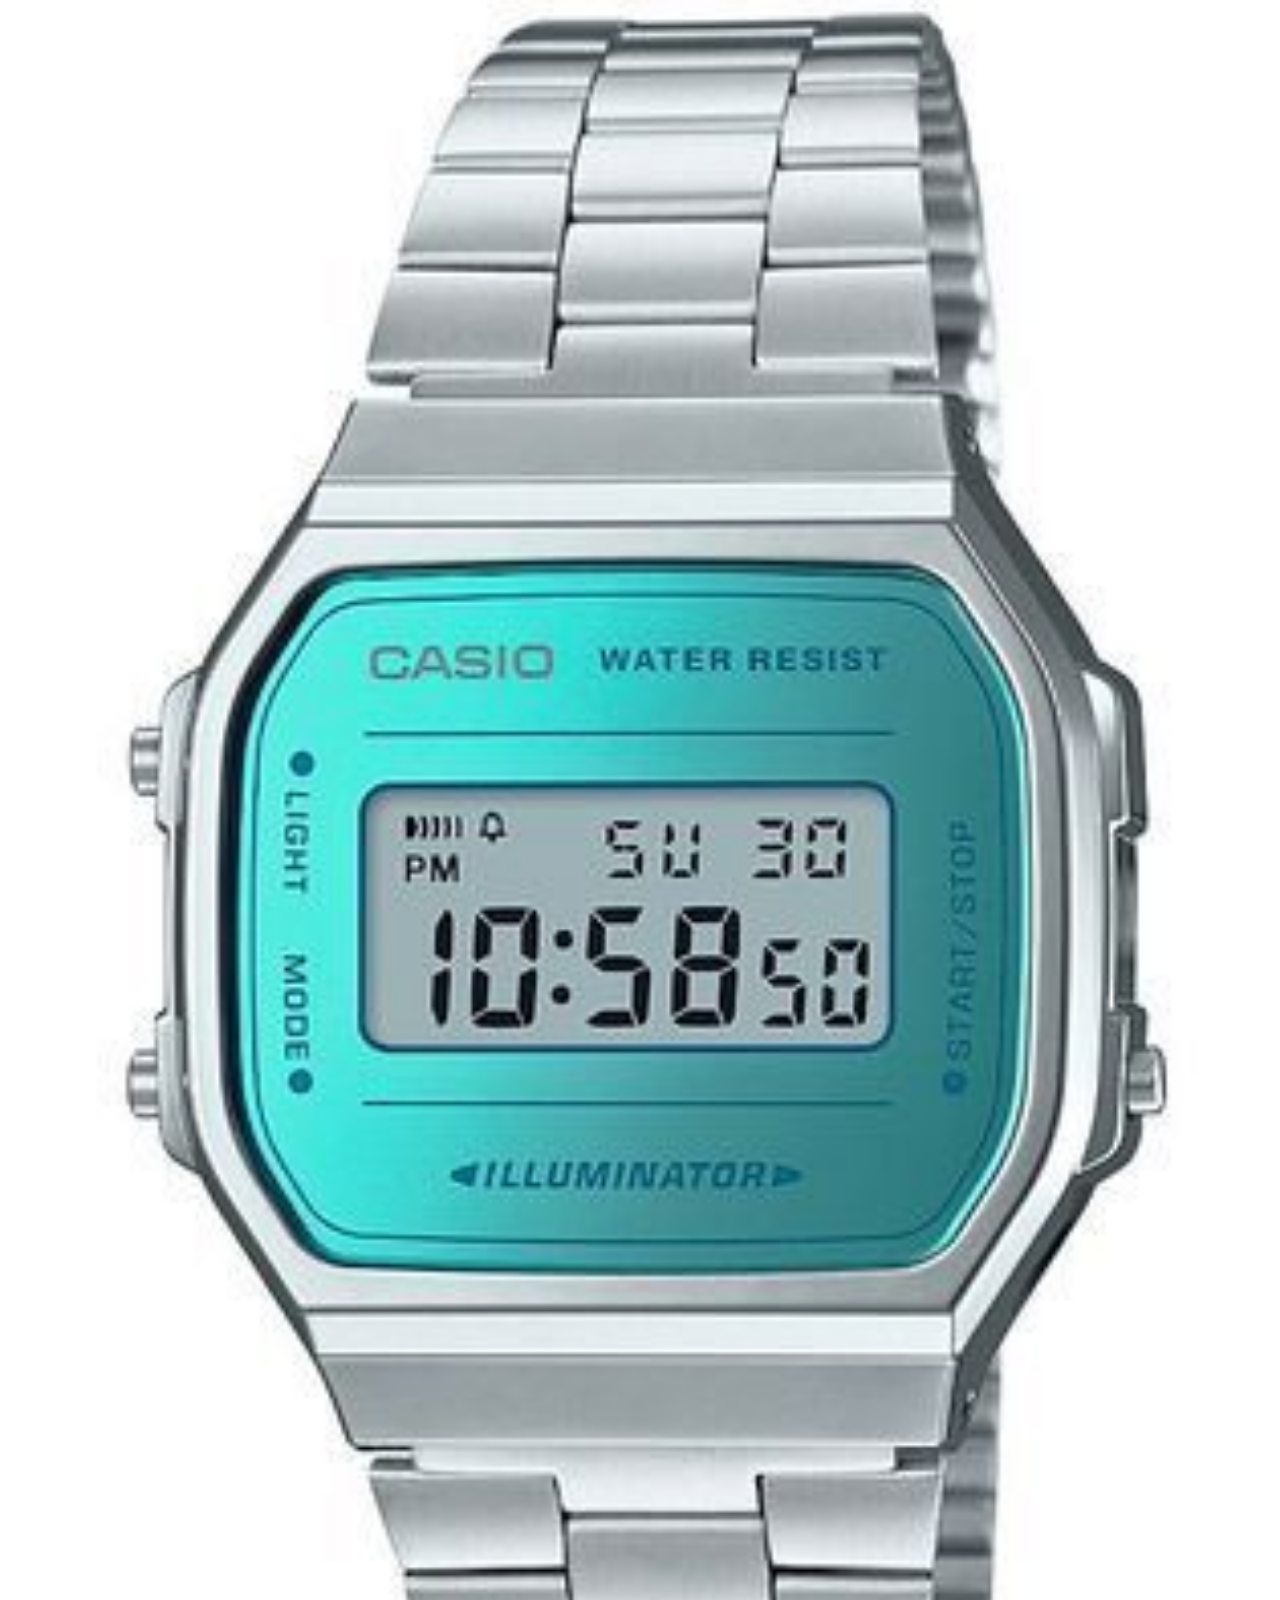
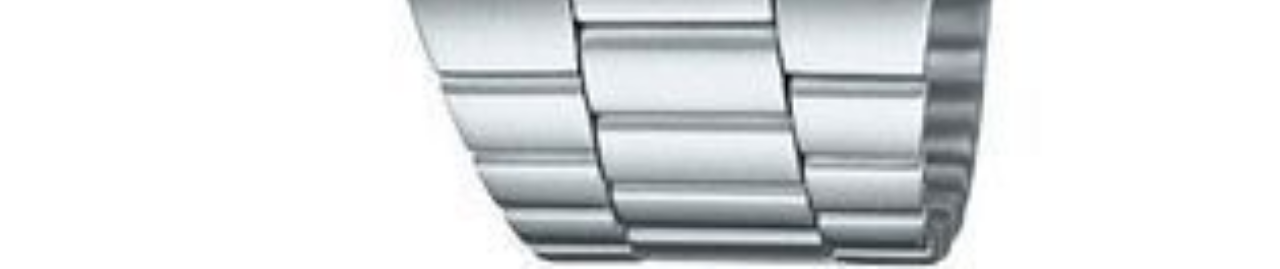
<file: test.html>
<!DOCTYPE html>
<html>
<head>
  <title>Carousel</title>
  <link rel="stylesheet" href="https://stackpath.bootstrapcdn.com/bootstrap/4.3.1/css/bootstrap.min.css" integrity="sha384-ggOyR0iXCbMQv3Xipma34MD+dH/1fQ784/j6cY/iJTQUOhcWr7x9JvoRxT2MZw1T" crossorigin="anonymous">
  <link rel="stylesheet" href="owlcarousel/owl.carousel.min.css">
  <link rel="stylesheet" href="owlcarousel/owl.theme.default.min.css">
  <link rel="stylesheet" href="css/style.css">
</head>
<body>
    <div id="carouselExampleControls" class="carousel slide bt-primary" data-ride="carousel">
        <div class="carousel-inner">
          <div class="carousel-item active">
            <img class="d-block w-100 img-fluid" src="img/Casio1.jpg" alt="First slide">
          </div>
          <div class="carousel-item">
            <img class="d-block w-100" src="img/Casio2.jpg" alt="Second slide">
          </div>
          <div class="carousel-item">
            <img class="d-block w-100" src="img/Casio3.jpg" alt="Third slide">
          </div>
        </div>
        <a class="carousel-control-prev" href="#carouselExampleControls" role="button" data-slide="prev">
          <span class="carousel-control-prev-icon" aria-hidden="true"></span>
          <span class="sr-only">Previous</span>
        </a>
        <a class="carousel-control-next" href="#carouselExampleControls" role="button" data-slide="next">
          <span class="carousel-control-next-icon" aria-hidden="true"></span>
          <span class="sr-only">Next</span>
        </a>
      </div>
  <script type="text/javascript" src="js/jquery-3.3.1.min.js"></script>
  <script type="text/javascript" src="js/script.js"></script>
  <script src="https://cdnjs.cloudflare.com/ajax/libs/popper.js/1.14.7/umd/popper.min.js" integrity="sha384-UO2eT0CpHqdSJQ6hJty5KVphtPhzWj9WO1clHTMGa3JDZwrnQq4sF86dIHNDz0W1" crossorigin="anonymous"></script>
  <script src="https://stackpath.bootstrapcdn.com/bootstrap/4.3.1/js/bootstrap.min.js" integrity="sha384-JjSmVgyd0p3pXB1rRibZUAYoIIy6OrQ6VrjIEaFf/nJGzIxFDsf4x0xIM+B07jRM" crossorigin="anonymous"></script>
  <script src="owlcarousel/owl.carousel.min.js"></script>
</body>
</html>
</file>
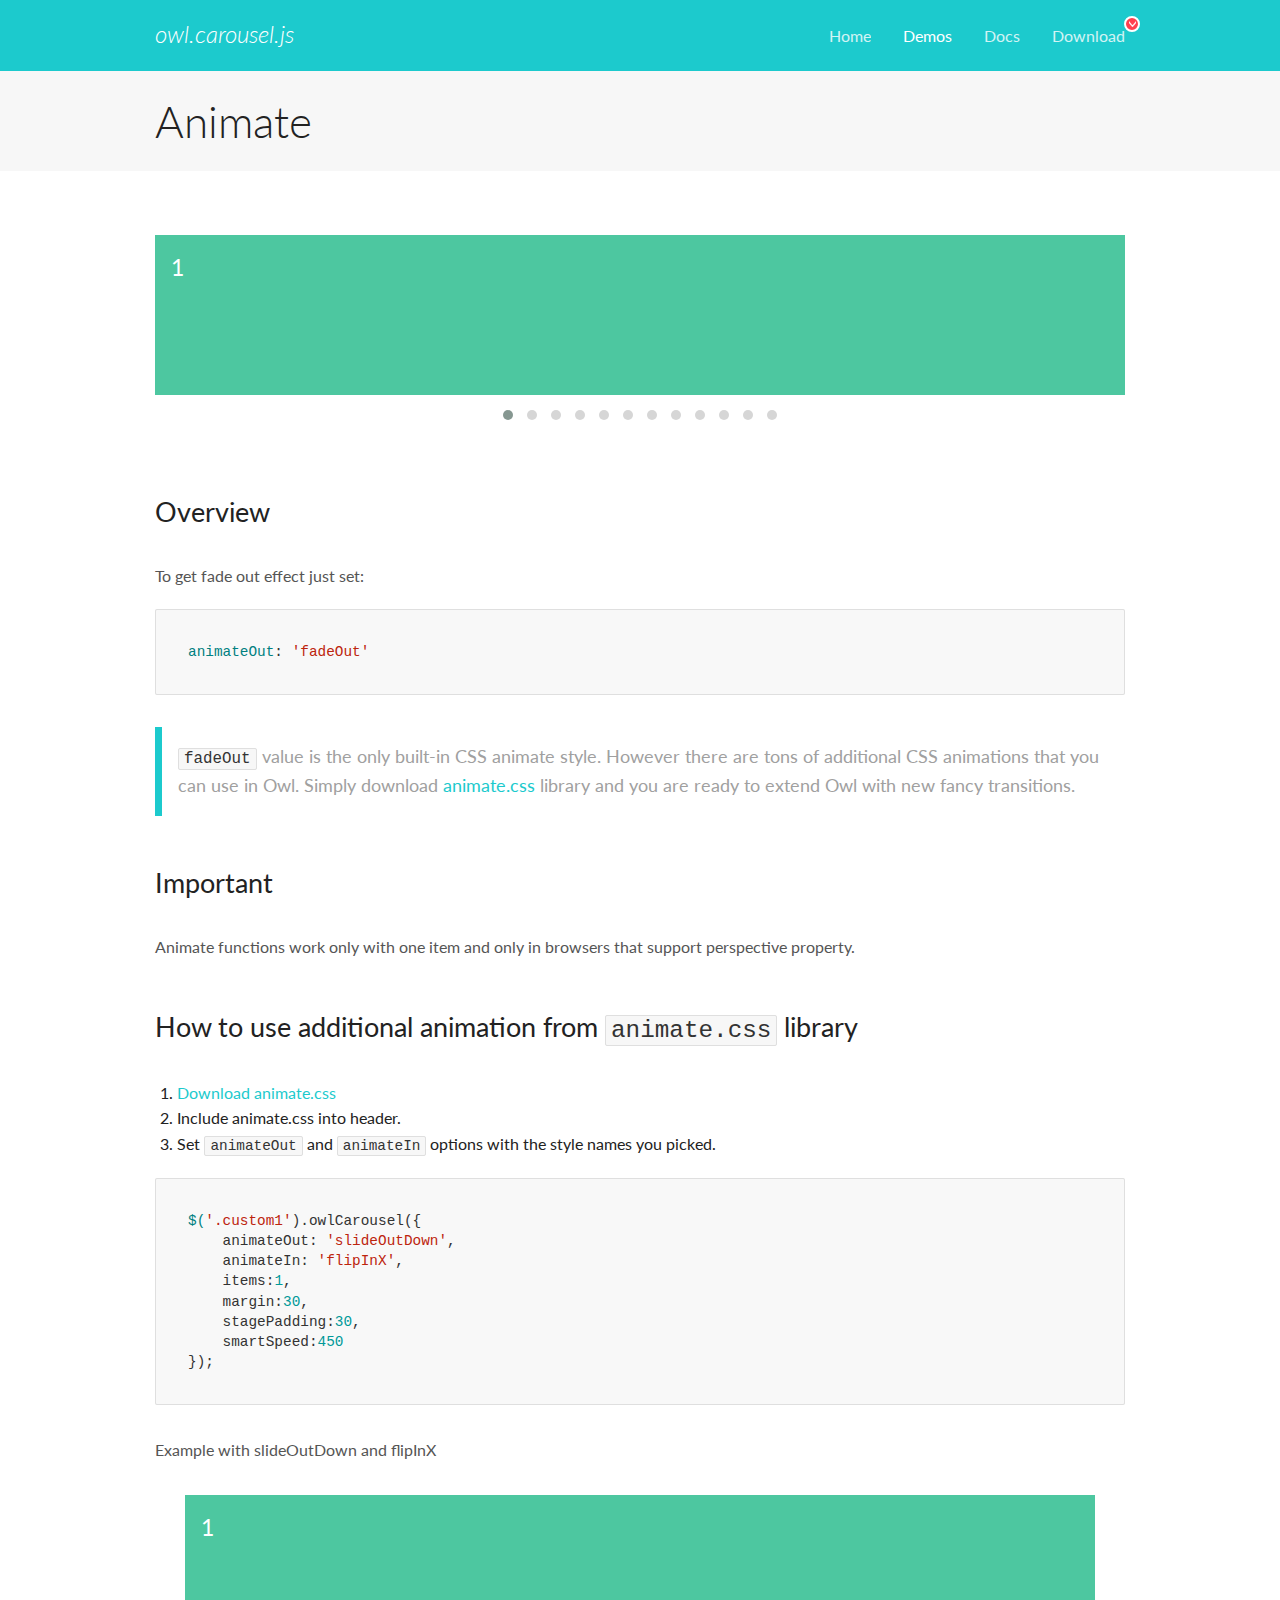
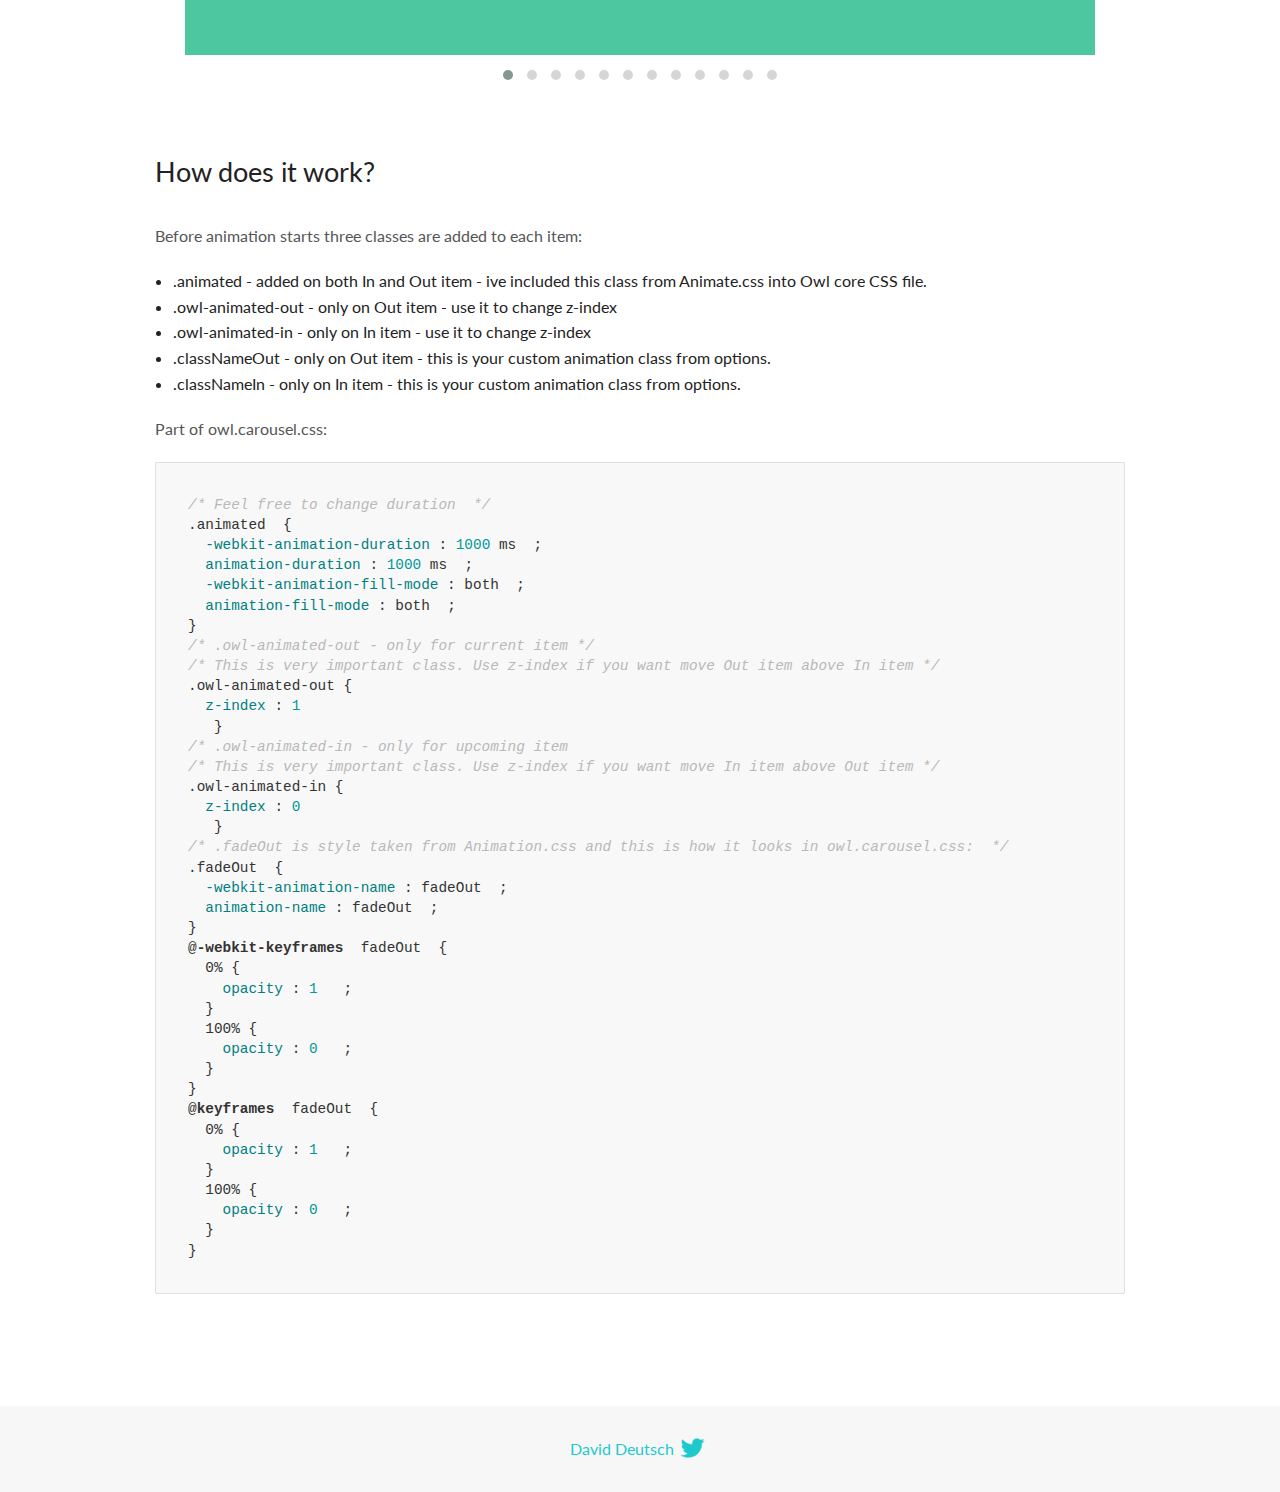
<file: owlcarousel/OwlCarousel2-2.3.4/docs/demos/animate.html>
<!DOCTYPE html>
<html lang="en">
  <head>

    <!-- head -->
    <meta charset="utf-8">
    <meta name="msapplication-tap-highlight" content="no" />
    <meta name="viewport" content="width=device-width, initial-scale=1.0" />
    <meta name="description" content="Animate carousel">
    <meta name="author" content="David Deutsch">
    <title>
      Animate Demo | Owl Carousel | 2.3.4
    </title>

    <!-- Stylesheets -->
    <link href='https://fonts.googleapis.com/css?family=Lato:300,400,700,400italic,300italic' rel='stylesheet' type='text/css'>
    <link rel="stylesheet" href="../assets/css/docs.theme.min.css">

    <!-- Owl Stylesheets -->
    <link rel="stylesheet" href="../assets/owlcarousel/assets/owl.carousel.min.css">
    <link rel="stylesheet" href="../assets/owlcarousel/assets/owl.theme.default.min.css">

    <!-- HTML5 shim and Respond.js IE8 support of HTML5 elements and media queries -->

    <!--[if lt IE 9]>
      <script src="https://oss.maxcdn.com/libs/html5shiv/3.7.0/html5shiv.js"></script>
      <script src="https://oss.maxcdn.com/libs/respond.js/1.3.0/respond.min.js"></script>
    <![endif]-->

    <!-- Favicons -->
    <link rel="apple-touch-icon-precomposed" sizes="144x144" href="../assets/ico/apple-touch-icon-144-precomposed.png">
    <link rel="shortcut icon" href="../assets/ico/favicon.png">
    <link rel="shortcut icon" href="favicon.ico">

    <!-- Yeah i know js should not be in header. Its required for demos.-->

    <!-- javascript -->
    <script src="../assets/vendors/jquery.min.js"></script>
    <script src="../assets/owlcarousel/owl.carousel.js"></script>
  </head>
  <body>

    <!-- header -->
    <header class="header">
      <div class="row">
        <div class="large-12 columns">
          <div class="brand left">
            <h3>
              <a href="/OwlCarousel2/">owl.carousel.js</a> 
            </h3>
          </div>
          <a id="toggle-nav" class="right">
            <span></span> <span></span> <span></span> 
          </a> 
          <div class="nav-bar">
            <ul class="clearfix">
              <li> <a href="/OwlCarousel2/index.html">Home</a>  </li>
              <li class="active">
                <a href="/OwlCarousel2/demos/demos.html">Demos</a> 
              </li>
              <li> <a href="/OwlCarousel2/docs/started-welcome.html">Docs</a>  </li>
              <li>
                <a href="https://github.com/OwlCarousel2/OwlCarousel2/archive/2.3.4.zip">Download</a> 
                <span class="download"></span> 
              </li>
            </ul>
          </div>
        </div>
      </div>
    </header>

    <!-- title -->
    <section class="title">
      <div class="row">
        <div class="large-12 columns">
          <h1>Animate</h1>
        </div>
      </div>
    </section>

    <!--  Demos -->
    <section id="demos">
      <div class="row">
        <div class="large-12 columns">
          <div class="fadeOut owl-carousel owl-theme">
            <div class="item">
              <h4>1</h4>
            </div>
            <div class="item">
              <h4>2</h4>
            </div>
            <div class="item">
              <h4>3</h4>
            </div>
            <div class="item">
              <h4>4</h4>
            </div>
            <div class="item">
              <h4>5</h4>
            </div>
            <div class="item">
              <h4>6</h4>
            </div>
            <div class="item">
              <h4>7</h4>
            </div>
            <div class="item">
              <h4>8</h4>
            </div>
            <div class="item">
              <h4>9</h4>
            </div>
            <div class="item">
              <h4>10</h4>
            </div>
            <div class="item">
              <h4>11</h4>
            </div>
            <div class="item">
              <h4>12</h4>
            </div>
          </div>
          <h3 id="overview">Overview</h3>
          <p>To get fade out effect just set:</p>
          <pre><code>animateOut: &#39;fadeOut&#39;</code></pre>
          <blockquote>
            <p><code>fadeOut</code> value is the only built-in CSS animate style. However there are tons of additional CSS animations that you can use in Owl. Simply download
              <a href="https://daneden.github.io/animate.css/">animate.css</a>  library and you are ready to extend Owl with new fancy transitions.</p>
          </blockquote>
          <h3 id="important">Important</h3>
          <p>Animate functions work only with one item and only in browsers that support perspective property.</p>
          <h3 id="how-to-use-additional-animation-from-animate-css-library">How to use additional animation from <code>animate.css</code> library</h3>
          <ol>
            <li> <a href="https://daneden.github.io/animate.css/">Download animate.css</a>  </li>
            <li>Include animate.css into header.</li>
            <li>Set <code>animateOut</code> and <code>animateIn</code> options with the style names you picked.</li>
          </ol>
          <pre><code>$(&#39;.custom1&#39;).owlCarousel({
    animateOut: &#39;slideOutDown&#39;,
    animateIn: &#39;flipInX&#39;,
    items:1,
    margin:30,
    stagePadding:30,
    smartSpeed:450
});</code></pre>
          <p>Example with slideOutDown and flipInX</p>
          <div class="custom1 owl-carousel owl-theme">
            <div class="item">
              <h4>1</h4>
            </div>
            <div class="item">
              <h4>2</h4>
            </div>
            <div class="item">
              <h4>3</h4>
            </div>
            <div class="item">
              <h4>4</h4>
            </div>
            <div class="item">
              <h4>5</h4>
            </div>
            <div class="item">
              <h4>6</h4>
            </div>
            <div class="item">
              <h4>7</h4>
            </div>
            <div class="item">
              <h4>8</h4>
            </div>
            <div class="item">
              <h4>9</h4>
            </div>
            <div class="item">
              <h4>10</h4>
            </div>
            <div class="item">
              <h4>11</h4>
            </div>
            <div class="item">
              <h4>12</h4>
            </div>
          </div>
          <h3 id="how-does-it-work-">How does it work?</h3>
          <p>Before animation starts three classes are added to each item:</p>
          <ul>
            <li>.animated - added on both In and Out item - ive included this class from Animate.css into Owl core CSS file.</li>
            <li>.owl-animated-out - only on Out item - use it to change z-index</li>
            <li>.owl-animated-in - only on In item - use it to change z-index</li>
            <li>.classNameOut - only on Out item - this is your custom animation class from options.</li>
            <li>.classNameIn - only on In item - this is your custom animation class from options.</li>
          </ul>
          <p>Part of owl.carousel.css:</p>
          <pre><code class="language-css"><span class="comment">/* Feel free to change duration  */</span> 
<span class="class">.animated</span>  <span class="rules">{
  <span class="rule"><span class="attribute">-webkit-animation-duration</span> :<span class="value"> <span class="number">1000</span> ms</span> </span> ;
  <span class="rule"><span class="attribute">animation-duration</span> :<span class="value"> <span class="number">1000</span> ms</span> </span> ;
  <span class="rule"><span class="attribute">-webkit-animation-fill-mode</span> :<span class="value"> both</span> </span> ;
  <span class="rule"><span class="attribute">animation-fill-mode</span> :<span class="value"> both</span> </span> ;
<span class="rule">}</span> </span> 
<span class="comment">/* .owl-animated-out - only for current item */</span> 
<span class="comment">/* This is very important class. Use z-index if you want move Out item above In item */</span> 
<span class="class">.owl-animated-out</span> <span class="rules">{
  <span class="rule"><span class="attribute">z-index</span> :<span class="value"> <span class="number">1</span> 
</span> </span> </span> }
<span class="comment">/* .owl-animated-in - only for upcoming item
/* This is very important class. Use z-index if you want move In item above Out item */</span> 
<span class="class">.owl-animated-in</span> <span class="rules">{
  <span class="rule"><span class="attribute">z-index</span> :<span class="value"> <span class="number">0</span> 
</span> </span> </span> }
<span class="comment">/* .fadeOut is style taken from Animation.css and this is how it looks in owl.carousel.css:  */</span> 
<span class="class">.fadeOut</span>  <span class="rules">{
  <span class="rule"><span class="attribute">-webkit-animation-name</span> :<span class="value"> fadeOut</span> </span> ;
  <span class="rule"><span class="attribute">animation-name</span> :<span class="value"> fadeOut</span> </span> ;
<span class="rule">}</span> </span> 
<span class="at_rule">@<span class="keyword">-webkit-keyframes</span>  fadeOut </span> {
  0% <span class="rules">{
    <span class="rule"><span class="attribute">opacity</span> :<span class="value"> <span class="number">1</span> </span> </span> ;
  <span class="rule">}</span> </span> 
  100% <span class="rules">{
    <span class="rule"><span class="attribute">opacity</span> :<span class="value"> <span class="number">0</span> </span> </span> ;
  <span class="rule">}</span> </span> 
}
<span class="at_rule">@<span class="keyword">keyframes</span>  fadeOut </span> {
  0% <span class="rules">{
    <span class="rule"><span class="attribute">opacity</span> :<span class="value"> <span class="number">1</span> </span> </span> ;
  <span class="rule">}</span> </span> 
  100% <span class="rules">{
    <span class="rule"><span class="attribute">opacity</span> :<span class="value"> <span class="number">0</span> </span> </span> ;
  <span class="rule">}</span> </span> 
}</code></pre>
          <link rel="stylesheet" href="../assets/css/animate.css">
          <script>
            jQuery(document).ready(function($) {
              $('.fadeOut').owlCarousel({
                items: 1,
                animateOut: 'fadeOut',
                loop: true,
                margin: 10,
              });
              $('.custom1').owlCarousel({
                animateOut: 'slideOutDown',
                animateIn: 'flipInX',
                items: 1,
                margin: 30,
                stagePadding: 30,
                smartSpeed: 450
              });
            });
          </script>
        </div>
      </div>
    </section>

    <!-- footer -->
    <footer class="footer">
      <div class="row">
        <div class="large-12 columns">
          <h5>
            <a href="/OwlCarousel2/docs/support-contact.html">David Deutsch</a> 
            <a id="custom-tweet-button" href="https://twitter.com/share?url=https://github.com/OwlCarousel2/OwlCarousel2&text=Owl Carousel - This is so awesome! " target="_blank"></a> 
          </h5>
        </div>
      </div>
    </footer>

    <!-- vendors -->
    <script src="../assets/vendors/highlight.js"></script>
    <script src="../assets/js/app.js"></script>
  </body>
</html>
</file>
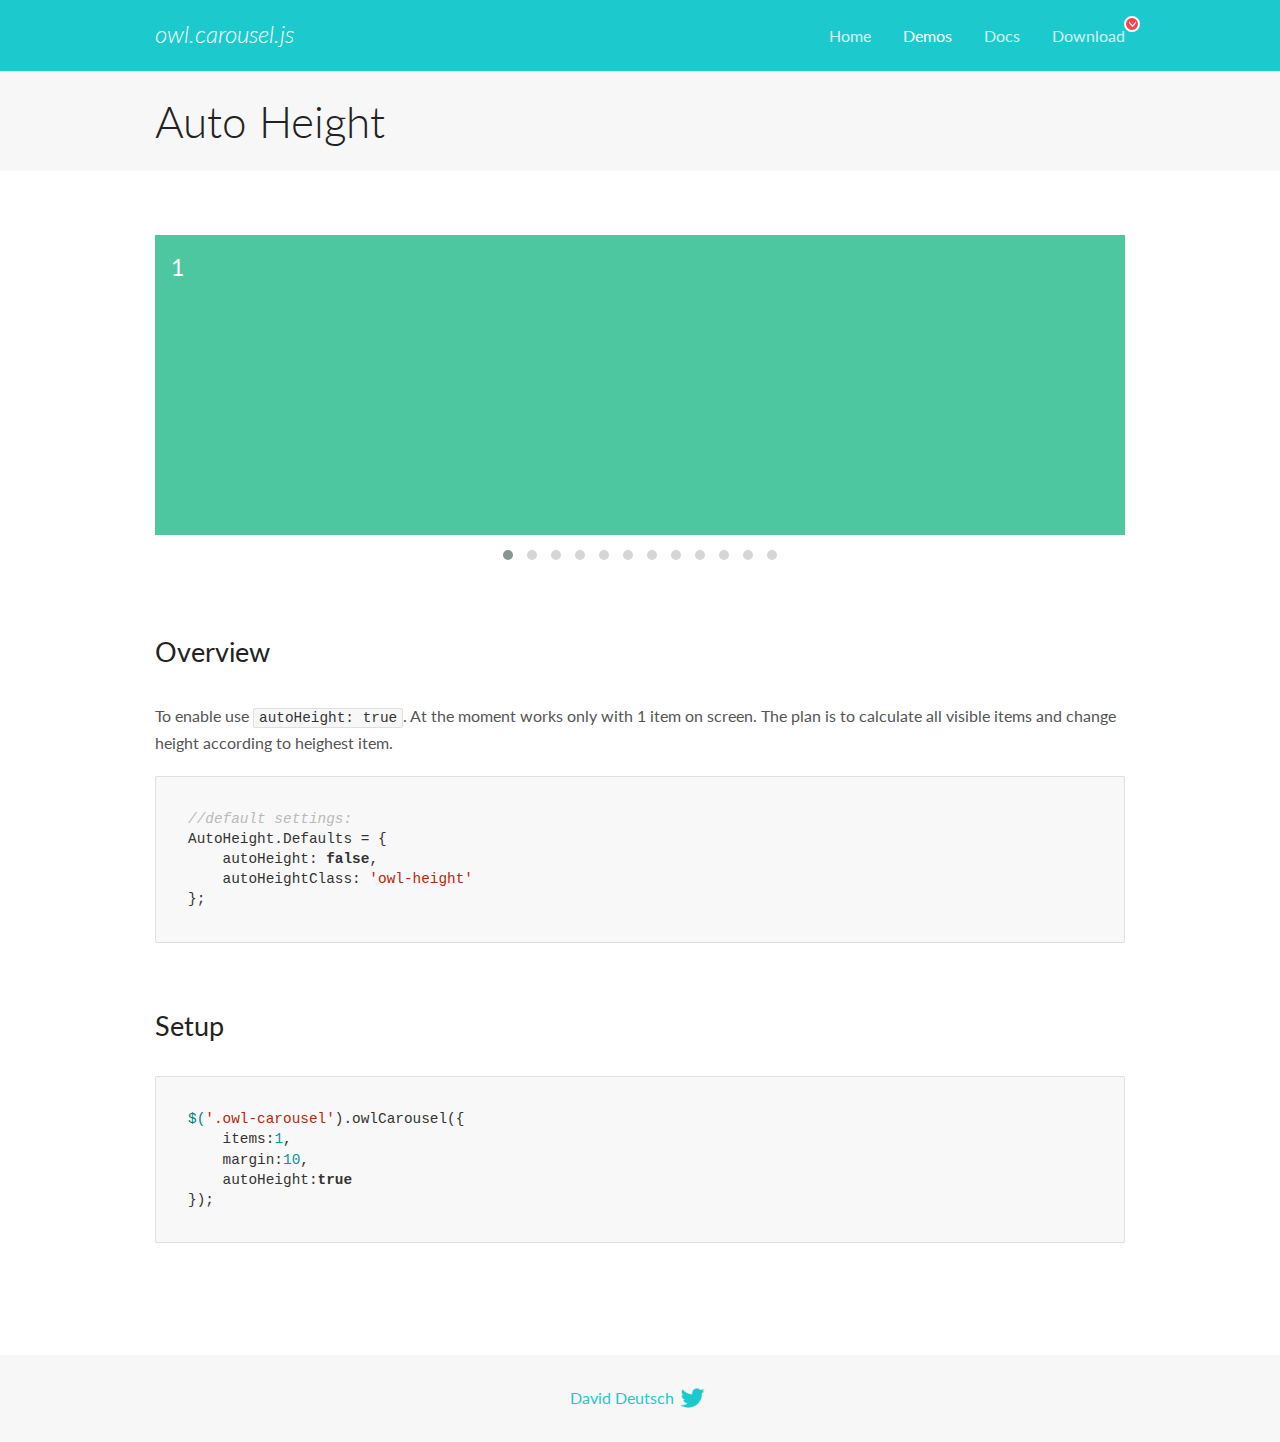
<file: owlcarousel/OwlCarousel2-2.3.4/docs/demos/autoheight.html>
<!DOCTYPE html>
<html lang="en">
  <head>

    <!-- head -->
    <meta charset="utf-8">
    <meta name="msapplication-tap-highlight" content="no" />
    <meta name="viewport" content="width=device-width, initial-scale=1.0" />
    <meta name="description" content="autoHeight usage demo">
    <meta name="author" content="David Deutsch">
    <title>
      Auto Height Demo | Owl Carousel | 2.3.4
    </title>

    <!-- Stylesheets -->
    <link href='https://fonts.googleapis.com/css?family=Lato:300,400,700,400italic,300italic' rel='stylesheet' type='text/css'>
    <link rel="stylesheet" href="../assets/css/docs.theme.min.css">

    <!-- Owl Stylesheets -->
    <link rel="stylesheet" href="../assets/owlcarousel/assets/owl.carousel.min.css">
    <link rel="stylesheet" href="../assets/owlcarousel/assets/owl.theme.default.min.css">

    <!-- HTML5 shim and Respond.js IE8 support of HTML5 elements and media queries -->

    <!--[if lt IE 9]>
      <script src="https://oss.maxcdn.com/libs/html5shiv/3.7.0/html5shiv.js"></script>
      <script src="https://oss.maxcdn.com/libs/respond.js/1.3.0/respond.min.js"></script>
    <![endif]-->

    <!-- Favicons -->
    <link rel="apple-touch-icon-precomposed" sizes="144x144" href="../assets/ico/apple-touch-icon-144-precomposed.png">
    <link rel="shortcut icon" href="../assets/ico/favicon.png">
    <link rel="shortcut icon" href="favicon.ico">

    <!-- Yeah i know js should not be in header. Its required for demos.-->

    <!-- javascript -->
    <script src="../assets/vendors/jquery.min.js"></script>
    <script src="../assets/owlcarousel/owl.carousel.js"></script>
  </head>
  <body>

    <!-- header -->
    <header class="header">
      <div class="row">
        <div class="large-12 columns">
          <div class="brand left">
            <h3>
              <a href="/OwlCarousel2/">owl.carousel.js</a> 
            </h3>
          </div>
          <a id="toggle-nav" class="right">
            <span></span> <span></span> <span></span> 
          </a> 
          <div class="nav-bar">
            <ul class="clearfix">
              <li> <a href="/OwlCarousel2/index.html">Home</a>  </li>
              <li class="active">
                <a href="/OwlCarousel2/demos/demos.html">Demos</a> 
              </li>
              <li> <a href="/OwlCarousel2/docs/started-welcome.html">Docs</a>  </li>
              <li>
                <a href="https://github.com/OwlCarousel2/OwlCarousel2/archive/2.3.4.zip">Download</a> 
                <span class="download"></span> 
              </li>
            </ul>
          </div>
        </div>
      </div>
    </header>

    <!-- title -->
    <section class="title">
      <div class="row">
        <div class="large-12 columns">
          <h1>Auto Height</h1>
        </div>
      </div>
    </section>

    <!--  Demos -->
    <section id="demos">
      <div class="row">
        <div class="large-12 columns">
          <div class="owl-carousel owl-theme">
            <div class="item" style="height:300px">
              <h4>1</h4>
            </div>
            <div class="item" style="height:100px">
              <h4>2</h4>
            </div>
            <div class="item" style="height:500px">
              <h4>3</h4>
            </div>
            <div class="item" style="height:250px">
              <h4>4</h4>
            </div>
            <div class="item" style="height:400px">
              <h4>5</h4>
            </div>
            <div class="item" style="height:500px">
              <h4>6</h4>
            </div>
            <div class="item" style="height:600px">
              <h4>7</h4>
            </div>
            <div class="item" style="height:400px">
              <h4>8</h4>
            </div>
            <div class="item" style="height:300px">
              <h4>9</h4>
            </div>
            <div class="item" style="height:350px">
              <h4>10</h4>
            </div>
            <div class="item" style="height:200px">
              <h4>11</h4>
            </div>
            <div class="item" style="height:150px">
              <h4>12</h4>
            </div>
          </div>
          <h3 id="overview">Overview</h3>
          <p>To enable use <code>autoHeight: true</code>. At the moment works only with 1 item on screen. The plan is to calculate all visible items and change height according to heighest item.</p>
          <pre><code>//default settings:
AutoHeight.Defaults = {
    autoHeight: false,
    autoHeightClass: &#39;owl-height&#39;
};</code></pre>
          <h3 id="setup">Setup</h3>
          <pre><code>$(&#39;.owl-carousel&#39;).owlCarousel({
    items:1,
    margin:10,
    autoHeight:true
});</code></pre>
          <script>
            $(document).ready(function() {
              $('.owl-carousel').owlCarousel({
                items: 1,
                margin: 10,
                autoHeight: true
              });
            })
          </script>
        </div>
      </div>
    </section>

    <!-- footer -->
    <footer class="footer">
      <div class="row">
        <div class="large-12 columns">
          <h5>
            <a href="/OwlCarousel2/docs/support-contact.html">David Deutsch</a> 
            <a id="custom-tweet-button" href="https://twitter.com/share?url=https://github.com/OwlCarousel2/OwlCarousel2&text=Owl Carousel - This is so awesome! " target="_blank"></a> 
          </h5>
        </div>
      </div>
    </footer>

    <!-- vendors -->
    <script src="../assets/vendors/highlight.js"></script>
    <script src="../assets/js/app.js"></script>
  </body>
</html>
</file>
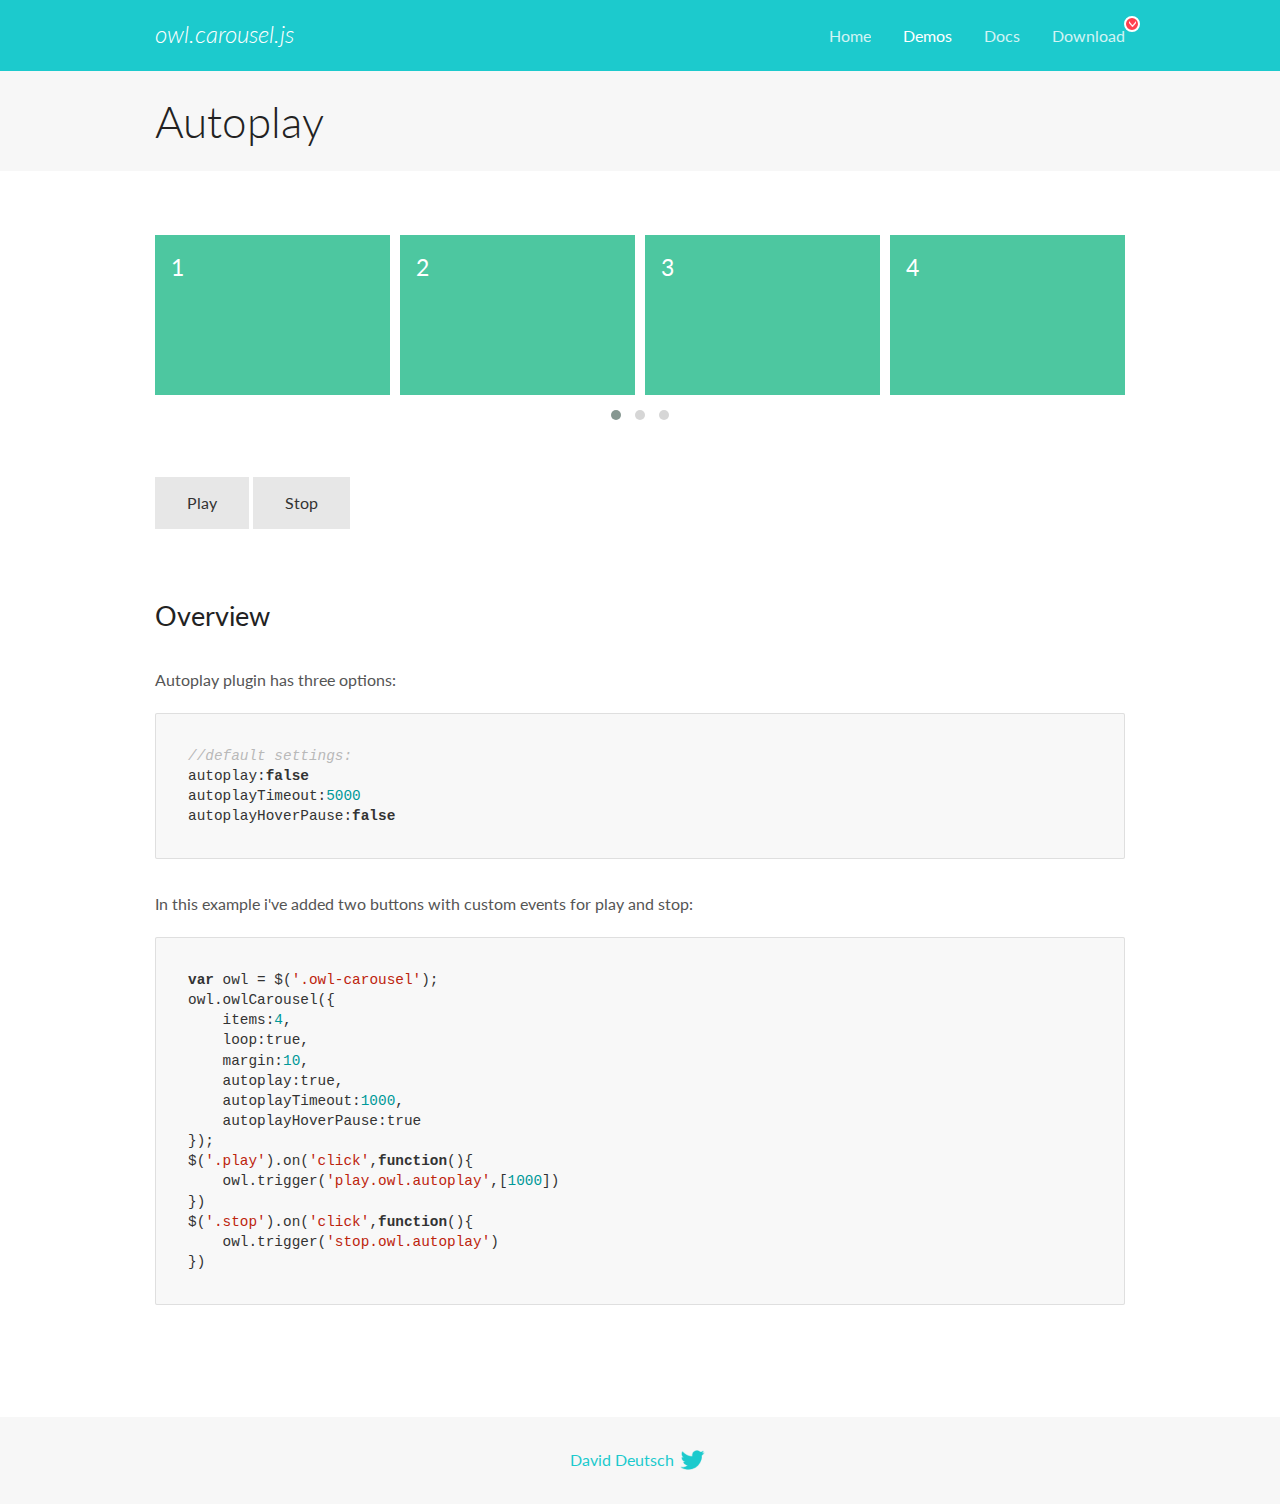
<file: owlcarousel/OwlCarousel2-2.3.4/docs/demos/autoplay.html>
<!DOCTYPE html>
<html lang="en">
  <head>

    <!-- head -->
    <meta charset="utf-8">
    <meta name="msapplication-tap-highlight" content="no" />
    <meta name="viewport" content="width=device-width, initial-scale=1.0" />
    <meta name="description" content="Autoplay usage demo">
    <meta name="author" content="David Deutsch">
    <title>
      Autoplay Demo | Owl Carousel | 2.3.4
    </title>

    <!-- Stylesheets -->
    <link href='https://fonts.googleapis.com/css?family=Lato:300,400,700,400italic,300italic' rel='stylesheet' type='text/css'>
    <link rel="stylesheet" href="../assets/css/docs.theme.min.css">

    <!-- Owl Stylesheets -->
    <link rel="stylesheet" href="../assets/owlcarousel/assets/owl.carousel.min.css">
    <link rel="stylesheet" href="../assets/owlcarousel/assets/owl.theme.default.min.css">

    <!-- HTML5 shim and Respond.js IE8 support of HTML5 elements and media queries -->

    <!--[if lt IE 9]>
      <script src="https://oss.maxcdn.com/libs/html5shiv/3.7.0/html5shiv.js"></script>
      <script src="https://oss.maxcdn.com/libs/respond.js/1.3.0/respond.min.js"></script>
    <![endif]-->

    <!-- Favicons -->
    <link rel="apple-touch-icon-precomposed" sizes="144x144" href="../assets/ico/apple-touch-icon-144-precomposed.png">
    <link rel="shortcut icon" href="../assets/ico/favicon.png">
    <link rel="shortcut icon" href="favicon.ico">

    <!-- Yeah i know js should not be in header. Its required for demos.-->

    <!-- javascript -->
    <script src="../assets/vendors/jquery.min.js"></script>
    <script src="../assets/owlcarousel/owl.carousel.js"></script>
  </head>
  <body>

    <!-- header -->
    <header class="header">
      <div class="row">
        <div class="large-12 columns">
          <div class="brand left">
            <h3>
              <a href="/OwlCarousel2/">owl.carousel.js</a> 
            </h3>
          </div>
          <a id="toggle-nav" class="right">
            <span></span> <span></span> <span></span> 
          </a> 
          <div class="nav-bar">
            <ul class="clearfix">
              <li> <a href="/OwlCarousel2/index.html">Home</a>  </li>
              <li class="active">
                <a href="/OwlCarousel2/demos/demos.html">Demos</a> 
              </li>
              <li> <a href="/OwlCarousel2/docs/started-welcome.html">Docs</a>  </li>
              <li>
                <a href="https://github.com/OwlCarousel2/OwlCarousel2/archive/2.3.4.zip">Download</a> 
                <span class="download"></span> 
              </li>
            </ul>
          </div>
        </div>
      </div>
    </header>

    <!-- title -->
    <section class="title">
      <div class="row">
        <div class="large-12 columns">
          <h1>Autoplay</h1>
        </div>
      </div>
    </section>

    <!--  Demos -->
    <section id="demos">
      <div class="row">
        <div class="large-12 columns">
          <div class="owl-carousel owl-theme">
            <div class="item">
              <h4>1</h4>
            </div>
            <div class="item">
              <h4>2</h4>
            </div>
            <div class="item">
              <h4>3</h4>
            </div>
            <div class="item">
              <h4>4</h4>
            </div>
            <div class="item">
              <h4>5</h4>
            </div>
            <div class="item">
              <h4>6</h4>
            </div>
            <div class="item">
              <h4>7</h4>
            </div>
            <div class="item">
              <h4>8</h4>
            </div>
            <div class="item">
              <h4>9</h4>
            </div>
            <div class="item">
              <h4>10</h4>
            </div>
            <div class="item">
              <h4>11</h4>
            </div>
            <div class="item">
              <h4>12</h4>
            </div>
          </div>
          <a class="button secondary play">Play</a> 
          <a class="button secondary stop">Stop</a> 
          <h3 id="overview">Overview</h3>
          <p>Autoplay plugin has three options:</p>
          <pre><code>//default settings:
autoplay:false
autoplayTimeout:5000
autoplayHoverPause:false</code></pre>
          <p>In this example i&#39;ve added two buttons with custom events for play and stop:</p>
          <pre><code>var owl = $(&#39;.owl-carousel&#39;);
owl.owlCarousel({
    items:4,
    loop:true,
    margin:10,
    autoplay:true,
    autoplayTimeout:1000,
    autoplayHoverPause:true
});
$(&#39;.play&#39;).on(&#39;click&#39;,function(){
    owl.trigger(&#39;play.owl.autoplay&#39;,[1000])
})
$(&#39;.stop&#39;).on(&#39;click&#39;,function(){
    owl.trigger(&#39;stop.owl.autoplay&#39;)
})</code></pre>
          <script>
            $(document).ready(function() {
              var owl = $('.owl-carousel');
              owl.owlCarousel({
                items: 4,
                loop: true,
                margin: 10,
                autoplay: true,
                autoplayTimeout: 1000,
                autoplayHoverPause: true
              });
              $('.play').on('click', function() {
                owl.trigger('play.owl.autoplay', [1000])
              })
              $('.stop').on('click', function() {
                owl.trigger('stop.owl.autoplay')
              })
            })
          </script>
        </div>
      </div>
    </section>

    <!-- footer -->
    <footer class="footer">
      <div class="row">
        <div class="large-12 columns">
          <h5>
            <a href="/OwlCarousel2/docs/support-contact.html">David Deutsch</a> 
            <a id="custom-tweet-button" href="https://twitter.com/share?url=https://github.com/OwlCarousel2/OwlCarousel2&text=Owl Carousel - This is so awesome! " target="_blank"></a> 
          </h5>
        </div>
      </div>
    </footer>

    <!-- vendors -->
    <script src="../assets/vendors/highlight.js"></script>
    <script src="../assets/js/app.js"></script>
  </body>
</html>
</file>
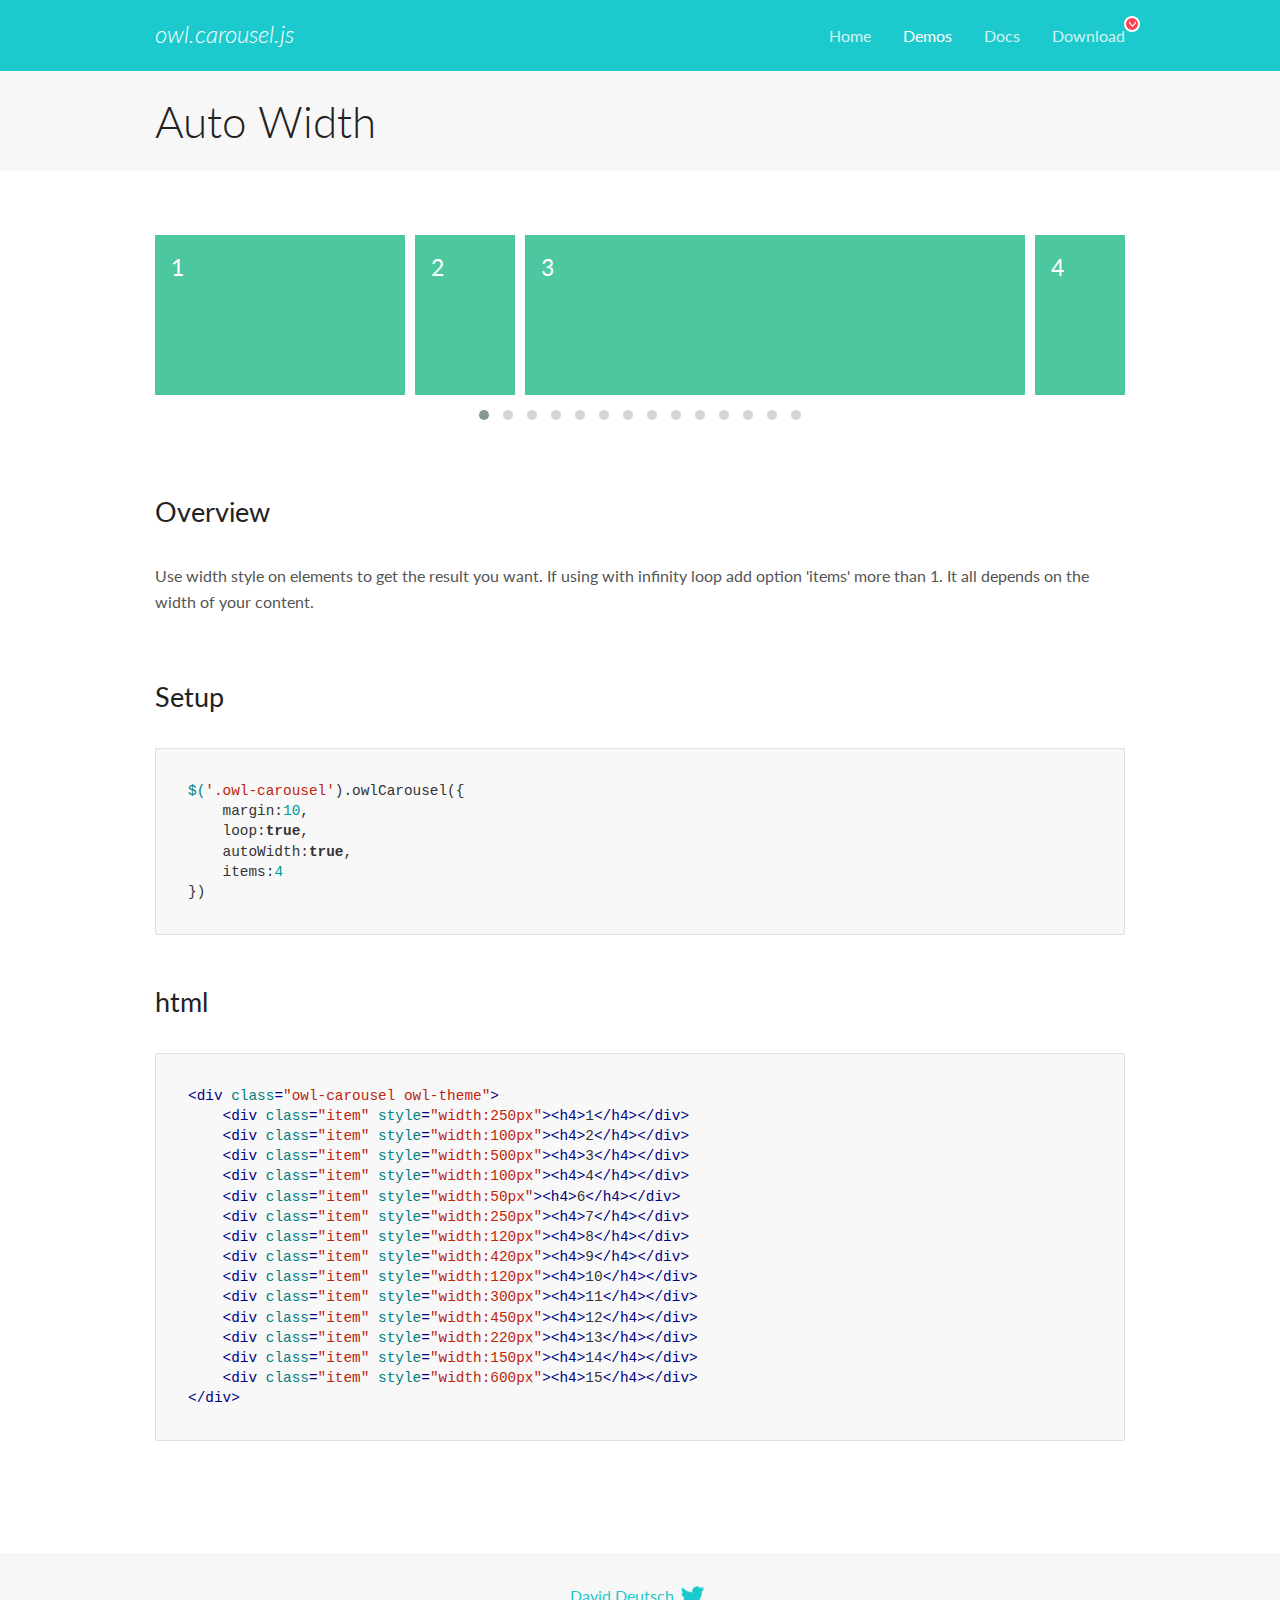
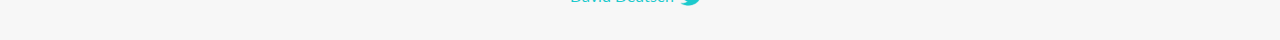
<file: owlcarousel/OwlCarousel2-2.3.4/docs/demos/autowidth.html>
<!DOCTYPE html>
<html lang="en">
  <head>

    <!-- head -->
    <meta charset="utf-8">
    <meta name="msapplication-tap-highlight" content="no" />
    <meta name="viewport" content="width=device-width, initial-scale=1.0" />
    <meta name="description" content="Auto Width">
    <meta name="author" content="David Deutsch">
    <title>
      Auto Width Demo | Owl Carousel | 2.3.4
    </title>

    <!-- Stylesheets -->
    <link href='https://fonts.googleapis.com/css?family=Lato:300,400,700,400italic,300italic' rel='stylesheet' type='text/css'>
    <link rel="stylesheet" href="../assets/css/docs.theme.min.css">

    <!-- Owl Stylesheets -->
    <link rel="stylesheet" href="../assets/owlcarousel/assets/owl.carousel.min.css">
    <link rel="stylesheet" href="../assets/owlcarousel/assets/owl.theme.default.min.css">

    <!-- HTML5 shim and Respond.js IE8 support of HTML5 elements and media queries -->

    <!--[if lt IE 9]>
      <script src="https://oss.maxcdn.com/libs/html5shiv/3.7.0/html5shiv.js"></script>
      <script src="https://oss.maxcdn.com/libs/respond.js/1.3.0/respond.min.js"></script>
    <![endif]-->

    <!-- Favicons -->
    <link rel="apple-touch-icon-precomposed" sizes="144x144" href="../assets/ico/apple-touch-icon-144-precomposed.png">
    <link rel="shortcut icon" href="../assets/ico/favicon.png">
    <link rel="shortcut icon" href="favicon.ico">

    <!-- Yeah i know js should not be in header. Its required for demos.-->

    <!-- javascript -->
    <script src="../assets/vendors/jquery.min.js"></script>
    <script src="../assets/owlcarousel/owl.carousel.js"></script>
  </head>
  <body>

    <!-- header -->
    <header class="header">
      <div class="row">
        <div class="large-12 columns">
          <div class="brand left">
            <h3>
              <a href="/OwlCarousel2/">owl.carousel.js</a> 
            </h3>
          </div>
          <a id="toggle-nav" class="right">
            <span></span> <span></span> <span></span> 
          </a> 
          <div class="nav-bar">
            <ul class="clearfix">
              <li> <a href="/OwlCarousel2/index.html">Home</a>  </li>
              <li class="active">
                <a href="/OwlCarousel2/demos/demos.html">Demos</a> 
              </li>
              <li> <a href="/OwlCarousel2/docs/started-welcome.html">Docs</a>  </li>
              <li>
                <a href="https://github.com/OwlCarousel2/OwlCarousel2/archive/2.3.4.zip">Download</a> 
                <span class="download"></span> 
              </li>
            </ul>
          </div>
        </div>
      </div>
    </header>

    <!-- title -->
    <section class="title">
      <div class="row">
        <div class="large-12 columns">
          <h1>Auto Width</h1>
        </div>
      </div>
    </section>

    <!--  Demos -->
    <section id="demos">
      <div class="row">
        <div class="large-12 columns">
          <div class="owl-carousel owl-theme">
            <div class="item" style="width:250px">
              <h4>1</h4>
            </div>
            <div class="item" style="width:100px">
              <h4>2</h4>
            </div>
            <div class="item" style="width:500px">
              <h4>3</h4>
            </div>
            <div class="item" style="width:100px">
              <h4>4</h4>
            </div>
            <div class="item" style="width:50px">
              <h4>6</h4>
            </div>
            <div class="item" style="width:250px">
              <h4>7</h4>
            </div>
            <div class="item" style="width:120px">
              <h4>8</h4>
            </div>
            <div class="item" style="width:420px">
              <h4>9</h4>
            </div>
            <div class="item" style="width:120px">
              <h4>10</h4>
            </div>
            <div class="item" style="width:300px">
              <h4>11</h4>
            </div>
            <div class="item" style="width:450px">
              <h4>12</h4>
            </div>
            <div class="item" style="width:220px">
              <h4>13</h4>
            </div>
            <div class="item" style="width:150px">
              <h4>14</h4>
            </div>
            <div class="item" style="width:600px">
              <h4>15</h4>
            </div>
          </div>
          <h3 id="overview">Overview</h3>
          <p>Use width style on elements to get the result you want. If using with infinity loop add option &#39;items&#39; more than 1. It all depends on the width of your content.</p>
          <h3 id="setup">Setup</h3>
          <pre><code>$(&#39;.owl-carousel&#39;).owlCarousel({
    margin:10,
    loop:true,
    autoWidth:true,
    items:4
})</code></pre>
          <h3 id="html">html</h3>
          <pre><code>&lt;div class=&quot;owl-carousel owl-theme&quot;&gt;
    &lt;div class=&quot;item&quot; style=&quot;width:250px&quot;&gt;&lt;h4&gt;1&lt;/h4&gt;&lt;/div&gt;
    &lt;div class=&quot;item&quot; style=&quot;width:100px&quot;&gt;&lt;h4&gt;2&lt;/h4&gt;&lt;/div&gt;
    &lt;div class=&quot;item&quot; style=&quot;width:500px&quot;&gt;&lt;h4&gt;3&lt;/h4&gt;&lt;/div&gt;
    &lt;div class=&quot;item&quot; style=&quot;width:100px&quot;&gt;&lt;h4&gt;4&lt;/h4&gt;&lt;/div&gt;
    &lt;div class=&quot;item&quot; style=&quot;width:50px&quot;&gt;&lt;h4&gt;6&lt;/h4&gt;&lt;/div&gt;
    &lt;div class=&quot;item&quot; style=&quot;width:250px&quot;&gt;&lt;h4&gt;7&lt;/h4&gt;&lt;/div&gt;
    &lt;div class=&quot;item&quot; style=&quot;width:120px&quot;&gt;&lt;h4&gt;8&lt;/h4&gt;&lt;/div&gt;
    &lt;div class=&quot;item&quot; style=&quot;width:420px&quot;&gt;&lt;h4&gt;9&lt;/h4&gt;&lt;/div&gt;
    &lt;div class=&quot;item&quot; style=&quot;width:120px&quot;&gt;&lt;h4&gt;10&lt;/h4&gt;&lt;/div&gt;
    &lt;div class=&quot;item&quot; style=&quot;width:300px&quot;&gt;&lt;h4&gt;11&lt;/h4&gt;&lt;/div&gt;
    &lt;div class=&quot;item&quot; style=&quot;width:450px&quot;&gt;&lt;h4&gt;12&lt;/h4&gt;&lt;/div&gt;
    &lt;div class=&quot;item&quot; style=&quot;width:220px&quot;&gt;&lt;h4&gt;13&lt;/h4&gt;&lt;/div&gt;
    &lt;div class=&quot;item&quot; style=&quot;width:150px&quot;&gt;&lt;h4&gt;14&lt;/h4&gt;&lt;/div&gt;
    &lt;div class=&quot;item&quot; style=&quot;width:600px&quot;&gt;&lt;h4&gt;15&lt;/h4&gt;&lt;/div&gt;
&lt;/div&gt;</code></pre>
          <script>
            $(document).ready(function() {
              $('.owl-carousel').owlCarousel({
                margin: 10,
                loop: true,
                autoWidth: true,
                items: 4
              })
            })
          </script>
        </div>
      </div>
    </section>

    <!-- footer -->
    <footer class="footer">
      <div class="row">
        <div class="large-12 columns">
          <h5>
            <a href="/OwlCarousel2/docs/support-contact.html">David Deutsch</a> 
            <a id="custom-tweet-button" href="https://twitter.com/share?url=https://github.com/OwlCarousel2/OwlCarousel2&text=Owl Carousel - This is so awesome! " target="_blank"></a> 
          </h5>
        </div>
      </div>
    </footer>

    <!-- vendors -->
    <script src="../assets/vendors/highlight.js"></script>
    <script src="../assets/js/app.js"></script>
  </body>
</html>
</file>
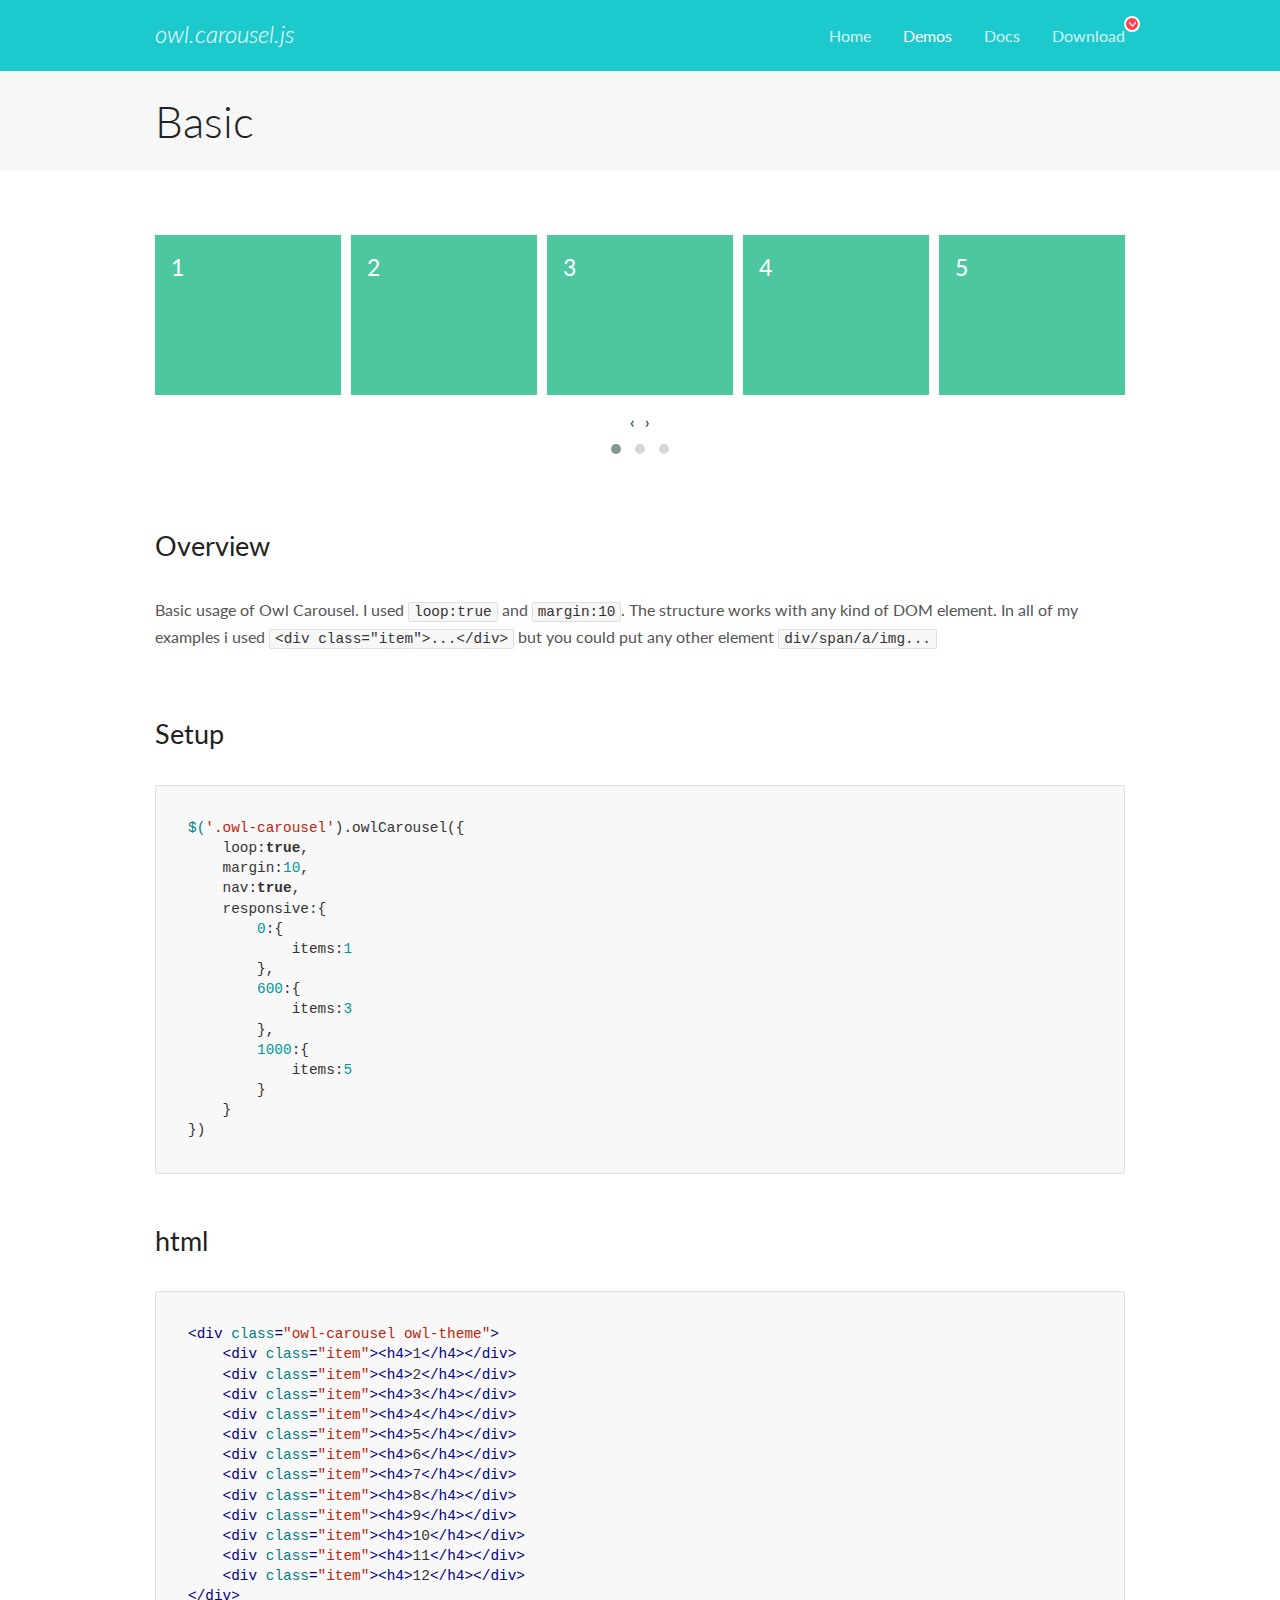
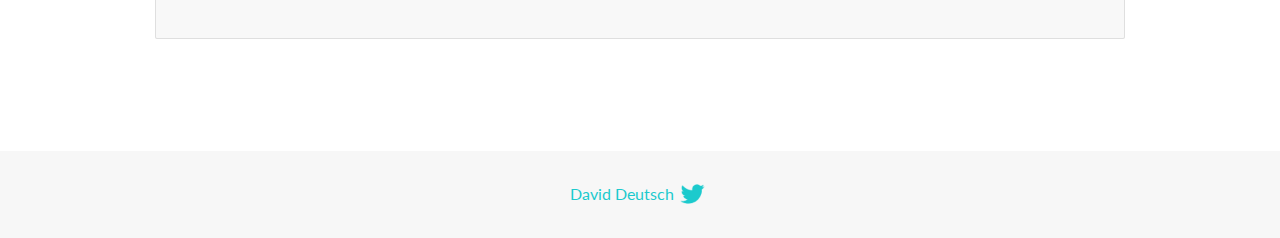
<file: owlcarousel/OwlCarousel2-2.3.4/docs/demos/basic.html>
<!DOCTYPE html>
<html lang="en">
  <head>

    <!-- head -->
    <meta charset="utf-8">
    <meta name="msapplication-tap-highlight" content="no" />
    <meta name="viewport" content="width=device-width, initial-scale=1.0" />
    <meta name="description" content="Basic usage demo">
    <meta name="author" content="David Deutsch">
    <title>
      Basic Demo | Owl Carousel | 2.3.4
    </title>

    <!-- Stylesheets -->
    <link href='https://fonts.googleapis.com/css?family=Lato:300,400,700,400italic,300italic' rel='stylesheet' type='text/css'>
    <link rel="stylesheet" href="../assets/css/docs.theme.min.css">

    <!-- Owl Stylesheets -->
    <link rel="stylesheet" href="../assets/owlcarousel/assets/owl.carousel.min.css">
    <link rel="stylesheet" href="../assets/owlcarousel/assets/owl.theme.default.min.css">

    <!-- HTML5 shim and Respond.js IE8 support of HTML5 elements and media queries -->

    <!--[if lt IE 9]>
      <script src="https://oss.maxcdn.com/libs/html5shiv/3.7.0/html5shiv.js"></script>
      <script src="https://oss.maxcdn.com/libs/respond.js/1.3.0/respond.min.js"></script>
    <![endif]-->

    <!-- Favicons -->
    <link rel="apple-touch-icon-precomposed" sizes="144x144" href="../assets/ico/apple-touch-icon-144-precomposed.png">
    <link rel="shortcut icon" href="../assets/ico/favicon.png">
    <link rel="shortcut icon" href="favicon.ico">

    <!-- Yeah i know js should not be in header. Its required for demos.-->

    <!-- javascript -->
    <script src="../assets/vendors/jquery.min.js"></script>
    <script src="../assets/owlcarousel/owl.carousel.js"></script>
  </head>
  <body>

    <!-- header -->
    <header class="header">
      <div class="row">
        <div class="large-12 columns">
          <div class="brand left">
            <h3>
              <a href="/OwlCarousel2/">owl.carousel.js</a> 
            </h3>
          </div>
          <a id="toggle-nav" class="right">
            <span></span> <span></span> <span></span> 
          </a> 
          <div class="nav-bar">
            <ul class="clearfix">
              <li> <a href="/OwlCarousel2/index.html">Home</a>  </li>
              <li class="active">
                <a href="/OwlCarousel2/demos/demos.html">Demos</a> 
              </li>
              <li> <a href="/OwlCarousel2/docs/started-welcome.html">Docs</a>  </li>
              <li>
                <a href="https://github.com/OwlCarousel2/OwlCarousel2/archive/2.3.4.zip">Download</a> 
                <span class="download"></span> 
              </li>
            </ul>
          </div>
        </div>
      </div>
    </header>

    <!-- title -->
    <section class="title">
      <div class="row">
        <div class="large-12 columns">
          <h1>Basic</h1>
        </div>
      </div>
    </section>

    <!--  Demos -->
    <section id="demos">
      <div class="row">
        <div class="large-12 columns">
          <div class="owl-carousel owl-theme">
            <div class="item">
              <h4>1</h4>
            </div>
            <div class="item">
              <h4>2</h4>
            </div>
            <div class="item">
              <h4>3</h4>
            </div>
            <div class="item">
              <h4>4</h4>
            </div>
            <div class="item">
              <h4>5</h4>
            </div>
            <div class="item">
              <h4>6</h4>
            </div>
            <div class="item">
              <h4>7</h4>
            </div>
            <div class="item">
              <h4>8</h4>
            </div>
            <div class="item">
              <h4>9</h4>
            </div>
            <div class="item">
              <h4>10</h4>
            </div>
            <div class="item">
              <h4>11</h4>
            </div>
            <div class="item">
              <h4>12</h4>
            </div>
          </div>
          <h3 id="overview">Overview</h3>
          <p>Basic usage of Owl Carousel. I used <code>loop:true</code> and <code>margin:10</code>. The structure works with any kind of DOM element. In all of my examples i used <code>&lt;div class=&quot;item&quot;&gt;...&lt;/div&gt;</code> but you could
            put any other element <code>div/span/a/img...</code></p>
          <h3 id="setup">Setup</h3>
          <pre><code>$(&#39;.owl-carousel&#39;).owlCarousel({
    loop:true,
    margin:10,
    nav:true,
    responsive:{
        0:{
            items:1
        },
        600:{
            items:3
        },
        1000:{
            items:5
        }
    }
})</code></pre>
          <h3 id="html">html</h3>
          <pre><code>&lt;div class=&quot;owl-carousel owl-theme&quot;&gt;
    &lt;div class=&quot;item&quot;&gt;&lt;h4&gt;1&lt;/h4&gt;&lt;/div&gt;
    &lt;div class=&quot;item&quot;&gt;&lt;h4&gt;2&lt;/h4&gt;&lt;/div&gt;
    &lt;div class=&quot;item&quot;&gt;&lt;h4&gt;3&lt;/h4&gt;&lt;/div&gt;
    &lt;div class=&quot;item&quot;&gt;&lt;h4&gt;4&lt;/h4&gt;&lt;/div&gt;
    &lt;div class=&quot;item&quot;&gt;&lt;h4&gt;5&lt;/h4&gt;&lt;/div&gt;
    &lt;div class=&quot;item&quot;&gt;&lt;h4&gt;6&lt;/h4&gt;&lt;/div&gt;
    &lt;div class=&quot;item&quot;&gt;&lt;h4&gt;7&lt;/h4&gt;&lt;/div&gt;
    &lt;div class=&quot;item&quot;&gt;&lt;h4&gt;8&lt;/h4&gt;&lt;/div&gt;
    &lt;div class=&quot;item&quot;&gt;&lt;h4&gt;9&lt;/h4&gt;&lt;/div&gt;
    &lt;div class=&quot;item&quot;&gt;&lt;h4&gt;10&lt;/h4&gt;&lt;/div&gt;
    &lt;div class=&quot;item&quot;&gt;&lt;h4&gt;11&lt;/h4&gt;&lt;/div&gt;
    &lt;div class=&quot;item&quot;&gt;&lt;h4&gt;12&lt;/h4&gt;&lt;/div&gt;
&lt;/div&gt;</code></pre>
          <script>
            $(document).ready(function() {
              var owl = $('.owl-carousel');
              owl.owlCarousel({
                margin: 10,
                nav: true,
                loop: true,
                responsive: {
                  0: {
                    items: 1
                  },
                  600: {
                    items: 3
                  },
                  1000: {
                    items: 5
                  }
                }
              })
            })
          </script>
        </div>
      </div>
    </section>

    <!-- footer -->
    <footer class="footer">
      <div class="row">
        <div class="large-12 columns">
          <h5>
            <a href="/OwlCarousel2/docs/support-contact.html">David Deutsch</a> 
            <a id="custom-tweet-button" href="https://twitter.com/share?url=https://github.com/OwlCarousel2/OwlCarousel2&text=Owl Carousel - This is so awesome! " target="_blank"></a> 
          </h5>
        </div>
      </div>
    </footer>

    <!-- vendors -->
    <script src="../assets/vendors/highlight.js"></script>
    <script src="../assets/js/app.js"></script>
  </body>
</html>
</file>
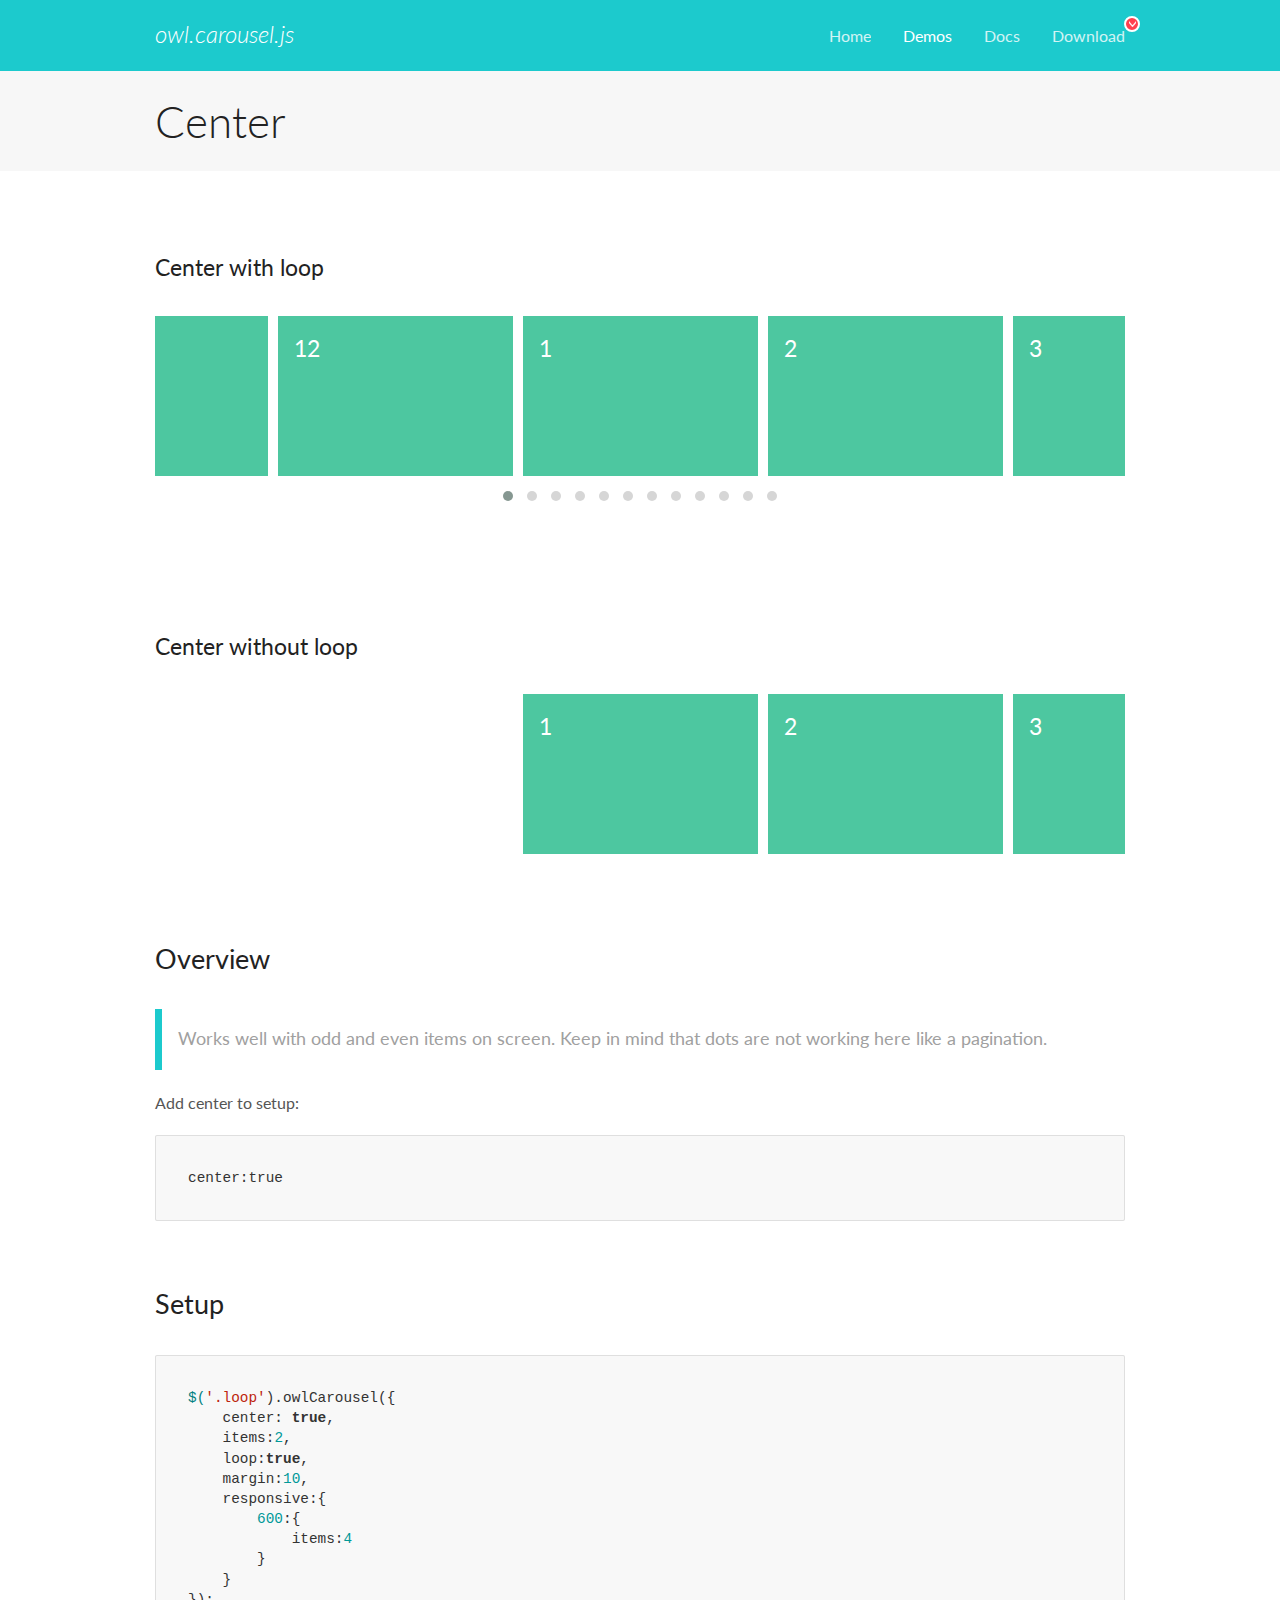
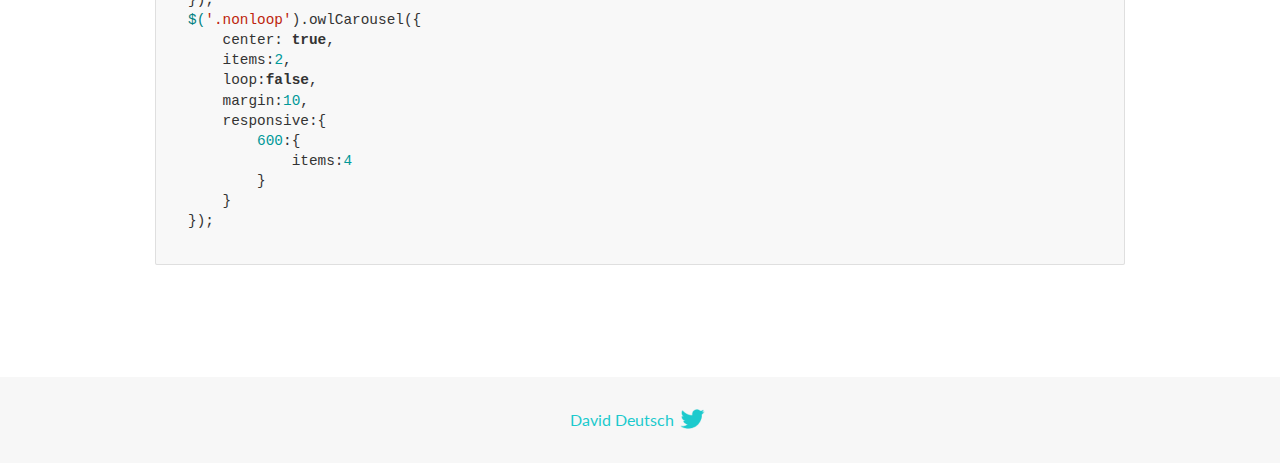
<file: owlcarousel/OwlCarousel2-2.3.4/docs/demos/center.html>
<!DOCTYPE html>
<html lang="en">
  <head>

    <!-- head -->
    <meta charset="utf-8">
    <meta name="msapplication-tap-highlight" content="no" />
    <meta name="viewport" content="width=device-width, initial-scale=1.0" />
    <meta name="description" content="Center carousel">
    <meta name="author" content="David Deutsch">
    <title>
      Center Demo | Owl Carousel | 2.3.4
    </title>

    <!-- Stylesheets -->
    <link href='https://fonts.googleapis.com/css?family=Lato:300,400,700,400italic,300italic' rel='stylesheet' type='text/css'>
    <link rel="stylesheet" href="../assets/css/docs.theme.min.css">

    <!-- Owl Stylesheets -->
    <link rel="stylesheet" href="../assets/owlcarousel/assets/owl.carousel.min.css">
    <link rel="stylesheet" href="../assets/owlcarousel/assets/owl.theme.default.min.css">

    <!-- HTML5 shim and Respond.js IE8 support of HTML5 elements and media queries -->

    <!--[if lt IE 9]>
      <script src="https://oss.maxcdn.com/libs/html5shiv/3.7.0/html5shiv.js"></script>
      <script src="https://oss.maxcdn.com/libs/respond.js/1.3.0/respond.min.js"></script>
    <![endif]-->

    <!-- Favicons -->
    <link rel="apple-touch-icon-precomposed" sizes="144x144" href="../assets/ico/apple-touch-icon-144-precomposed.png">
    <link rel="shortcut icon" href="../assets/ico/favicon.png">
    <link rel="shortcut icon" href="favicon.ico">

    <!-- Yeah i know js should not be in header. Its required for demos.-->

    <!-- javascript -->
    <script src="../assets/vendors/jquery.min.js"></script>
    <script src="../assets/owlcarousel/owl.carousel.js"></script>
  </head>
  <body>

    <!-- header -->
    <header class="header">
      <div class="row">
        <div class="large-12 columns">
          <div class="brand left">
            <h3>
              <a href="/OwlCarousel2/">owl.carousel.js</a> 
            </h3>
          </div>
          <a id="toggle-nav" class="right">
            <span></span> <span></span> <span></span> 
          </a> 
          <div class="nav-bar">
            <ul class="clearfix">
              <li> <a href="/OwlCarousel2/index.html">Home</a>  </li>
              <li class="active">
                <a href="/OwlCarousel2/demos/demos.html">Demos</a> 
              </li>
              <li> <a href="/OwlCarousel2/docs/started-welcome.html">Docs</a>  </li>
              <li>
                <a href="https://github.com/OwlCarousel2/OwlCarousel2/archive/2.3.4.zip">Download</a> 
                <span class="download"></span> 
              </li>
            </ul>
          </div>
        </div>
      </div>
    </header>

    <!-- title -->
    <section class="title">
      <div class="row">
        <div class="large-12 columns">
          <h1>Center</h1>
        </div>
      </div>
    </section>

    <!--  Demos -->
    <section id="demos">
      <div class="row">
        <div class="large-12 columns">
          <h4 id="center-with-loop">Center with loop</h4>
          <div class="loop owl-carousel owl-theme">
            <div class="item">
              <h4>1</h4>
            </div>
            <div class="item">
              <h4>2</h4>
            </div>
            <div class="item">
              <h4>3</h4>
            </div>
            <div class="item">
              <h4>4</h4>
            </div>
            <div class="item">
              <h4>5</h4>
            </div>
            <div class="item">
              <h4>6</h4>
            </div>
            <div class="item">
              <h4>7</h4>
            </div>
            <div class="item">
              <h4>8</h4>
            </div>
            <div class="item">
              <h4>9</h4>
            </div>
            <div class="item">
              <h4>10</h4>
            </div>
            <div class="item">
              <h4>11</h4>
            </div>
            <div class="item">
              <h4>12</h4>
            </div>
          </div>
          <br>
          <h4 id="center-without-loop">Center without loop</h4>
          <div class="nonloop owl-carousel">
            <div class="item">
              <h4>1</h4>
            </div>
            <div class="item">
              <h4>2</h4>
            </div>
            <div class="item">
              <h4>3</h4>
            </div>
            <div class="item">
              <h4>4</h4>
            </div>
            <div class="item">
              <h4>5</h4>
            </div>
            <div class="item">
              <h4>6</h4>
            </div>
            <div class="item">
              <h4>7</h4>
            </div>
            <div class="item">
              <h4>8</h4>
            </div>
            <div class="item">
              <h4>9</h4>
            </div>
            <div class="item">
              <h4>10</h4>
            </div>
            <div class="item">
              <h4>11</h4>
            </div>
            <div class="item">
              <h4>12</h4>
            </div>
          </div>
          <h3 id="overview">Overview</h3>
          <blockquote>
            <p>Works well with odd and even items on screen. Keep in mind that dots are not working here like a pagination.</p>
          </blockquote>
          <p>Add center to setup:</p>
          <pre><code>center:true</code></pre>
          <h3 id="setup">Setup</h3>
          <pre><code>$(&#39;.loop&#39;).owlCarousel({
    center: true,
    items:2,
    loop:true,
    margin:10,
    responsive:{
        600:{
            items:4
        }
    }
});
$(&#39;.nonloop&#39;).owlCarousel({
    center: true,
    items:2,
    loop:false,
    margin:10,
    responsive:{
        600:{
            items:4
        }
    }
});</code></pre>
          <script>
            jQuery(document).ready(function($) {
              $('.loop').owlCarousel({
                center: true,
                items: 2,
                loop: true,
                margin: 10,
                responsive: {
                  600: {
                    items: 4
                  }
                }
              });
              $('.nonloop').owlCarousel({
                center: true,
                items: 2,
                loop: false,
                margin: 10,
                responsive: {
                  600: {
                    items: 4
                  }
                }
              });
            });
          </script>
        </div>
      </div>
    </section>

    <!-- footer -->
    <footer class="footer">
      <div class="row">
        <div class="large-12 columns">
          <h5>
            <a href="/OwlCarousel2/docs/support-contact.html">David Deutsch</a> 
            <a id="custom-tweet-button" href="https://twitter.com/share?url=https://github.com/OwlCarousel2/OwlCarousel2&text=Owl Carousel - This is so awesome! " target="_blank"></a> 
          </h5>
        </div>
      </div>
    </footer>

    <!-- vendors -->
    <script src="../assets/vendors/highlight.js"></script>
    <script src="../assets/js/app.js"></script>
  </body>
</html>
</file>
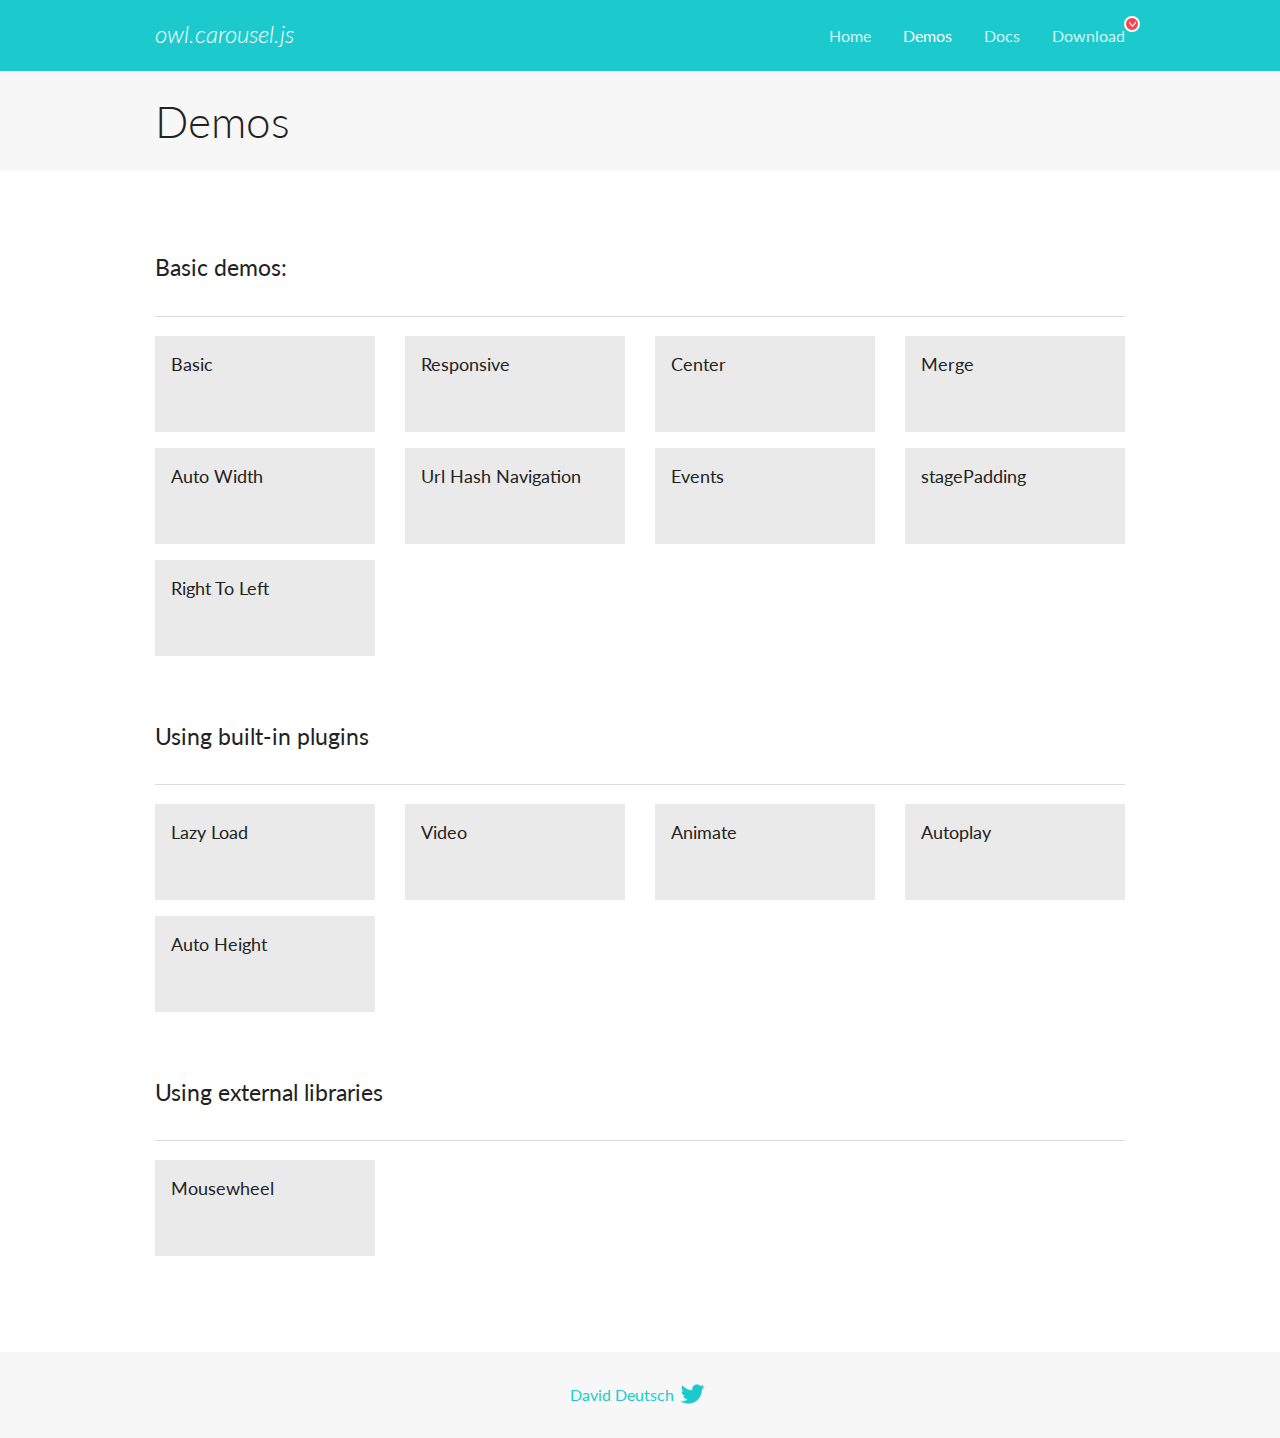
<file: owlcarousel/OwlCarousel2-2.3.4/docs/demos/demos.html>
<!DOCTYPE html>
<html lang="en">
  <head>

    <!-- head -->
    <meta charset="utf-8">
    <meta name="msapplication-tap-highlight" content="no" />
    <meta name="viewport" content="width=device-width, initial-scale=1.0" />
    <meta name="description" content="A list of Owl Carousel examples.">
    <meta name="author" content="David Deutsch">
    <title>
      Demos | Owl Carousel | 2.3.4
    </title>

    <!-- Stylesheets -->
    <link href='https://fonts.googleapis.com/css?family=Lato:300,400,700,400italic,300italic' rel='stylesheet' type='text/css'>
    <link rel="stylesheet" href="../assets/css/docs.theme.min.css">

    <!-- Owl Stylesheets -->
    <link rel="stylesheet" href="../assets/owlcarousel/assets/owl.carousel.min.css">
    <link rel="stylesheet" href="../assets/owlcarousel/assets/owl.theme.default.min.css">

    <!-- HTML5 shim and Respond.js IE8 support of HTML5 elements and media queries -->

    <!--[if lt IE 9]>
      <script src="https://oss.maxcdn.com/libs/html5shiv/3.7.0/html5shiv.js"></script>
      <script src="https://oss.maxcdn.com/libs/respond.js/1.3.0/respond.min.js"></script>
    <![endif]-->

    <!-- Favicons -->
    <link rel="apple-touch-icon-precomposed" sizes="144x144" href="../assets/ico/apple-touch-icon-144-precomposed.png">
    <link rel="shortcut icon" href="../assets/ico/favicon.png">
    <link rel="shortcut icon" href="favicon.ico">

    <!-- Yeah i know js should not be in header. Its required for demos.-->

    <!-- javascript -->
    <script src="../assets/vendors/jquery.min.js"></script>
    <script src="../assets/owlcarousel/owl.carousel.js"></script>
  </head>
  <body>

    <!-- header -->
    <header class="header">
      <div class="row">
        <div class="large-12 columns">
          <div class="brand left">
            <h3>
              <a href="/OwlCarousel2/">owl.carousel.js</a> 
            </h3>
          </div>
          <a id="toggle-nav" class="right">
            <span></span> <span></span> <span></span> 
          </a> 
          <div class="nav-bar">
            <ul class="clearfix">
              <li> <a href="/OwlCarousel2/index.html">Home</a>  </li>
              <li class="active">
                <a href="/OwlCarousel2/demos/demos.html">Demos</a> 
              </li>
              <li> <a href="/OwlCarousel2/docs/started-welcome.html">Docs</a>  </li>
              <li>
                <a href="https://github.com/OwlCarousel2/OwlCarousel2/archive/2.3.4.zip">Download</a> 
                <span class="download"></span> 
              </li>
            </ul>
          </div>
        </div>
      </div>
    </header>

    <!-- title -->
    <section class="title">
      <div class="row">
        <div class="large-12 columns">
          <h1>Demos</h1>
        </div>
      </div>
    </section>

    <!--  Demos -->
    <section id="demos">
      <div class="row">
        <div class="large-12 columns">
          <h4 id="basic-demos-">Basic demos:</h4>
          <hr>
          <div class="demo-list">
            <div class="row">
              <div class="small-6 medium-4 large-3 columns">
                <a href="basic.html" class="demo-block">
                  <h5>Basic </h5>
                </a> 
              </div>
              <div class="small-6 medium-4 large-3 columns">
                <a href="responsive.html" class="demo-block">
                  <h5>Responsive </h5>
                </a> 
              </div>
              <div class="small-6 medium-4 large-3 columns">
                <a href="center.html" class="demo-block">
                  <h5>Center </h5>
                </a> 
              </div>
              <div class="small-6 medium-4 large-3 columns">
                <a href="merge.html" class="demo-block">
                  <h5>Merge </h5>
                </a> 
              </div>
              <div class="small-6 medium-4 large-3 columns">
                <a href="autowidth.html" class="demo-block">
                  <h5>Auto Width </h5>
                </a> 
              </div>
              <div class="small-6 medium-4 large-3 columns">
                <a href="urlhashnav.html" class="demo-block">
                  <h5>Url Hash Navigation </h5>
                </a> 
              </div>
              <div class="small-6 medium-4 large-3 columns">
                <a href="events.html" class="demo-block">
                  <h5>Events </h5>
                </a> 
              </div>
              <div class="small-6 medium-4 large-3 columns">
                <a href="stagepadding.html" class="demo-block">
                  <h5>stagePadding </h5>
                </a> 
              </div>
              <div class="small-6 medium-4 large-3 columns">
                <a href="rtl.html" class="demo-block">
                  <h5>Right To Left </h5>
                </a> 
              </div>
            </div>
          </div>
          <h4 id="using-built-in-plugins">Using built-in plugins</h4>
          <hr>
          <div class="demo-list">
            <div class="row">
              <div class="small-6 medium-4 large-3 columns">
                <a href="lazyLoad.html" class="demo-block">
                  <h5>Lazy Load </h5>
                </a> 
              </div>
              <div class="small-6 medium-4 large-3 columns">
                <a href="video.html" class="demo-block">
                  <h5>Video </h5>
                </a> 
              </div>
              <div class="small-6 medium-4 large-3 columns">
                <a href="animate.html" class="demo-block">
                  <h5>Animate </h5>
                </a> 
              </div>
              <div class="small-6 medium-4 large-3 columns">
                <a href="autoplay.html" class="demo-block">
                  <h5>Autoplay </h5>
                </a> 
              </div>
              <div class="small-6 medium-4 large-3 columns">
                <a href="autoheight.html" class="demo-block">
                  <h5>Auto Height </h5>
                </a> 
              </div>
            </div>
          </div>
          <h4 id="using-external-libraries">Using external libraries</h4>
          <hr>
          <div class="demo-list">
            <div class="row">
              <div class="small-6 medium-4 large-3 columns">
                <a href="mousewheel.html" class="demo-block">
                  <h5>Mousewheel </h5>
                </a> 
              </div>
            </div>
          </div>
        </div>
      </div>
    </section>

    <!-- footer -->
    <footer class="footer">
      <div class="row">
        <div class="large-12 columns">
          <h5>
            <a href="/OwlCarousel2/docs/support-contact.html">David Deutsch</a> 
            <a id="custom-tweet-button" href="https://twitter.com/share?url=https://github.com/OwlCarousel2/OwlCarousel2&text=Owl Carousel - This is so awesome! " target="_blank"></a> 
          </h5>
        </div>
      </div>
    </footer>

    <!-- vendors -->
    <script src="../assets/vendors/highlight.js"></script>
    <script src="../assets/js/app.js"></script>
  </body>
</html>
</file>
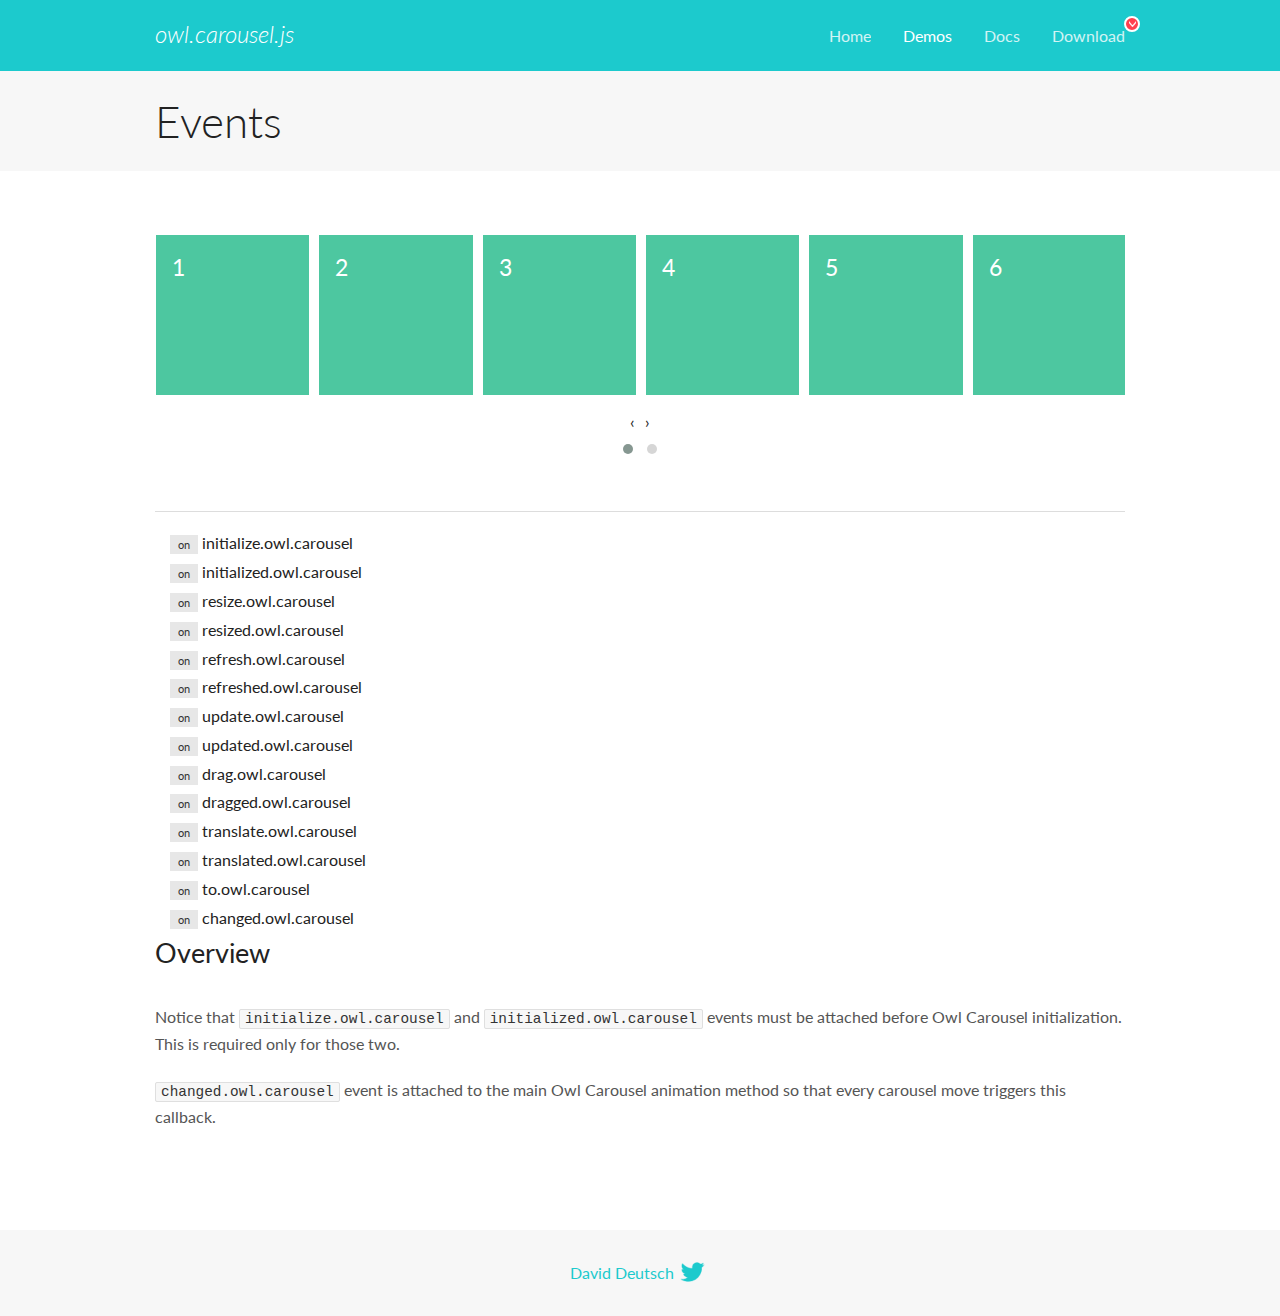
<file: owlcarousel/OwlCarousel2-2.3.4/docs/demos/events.html>
<!DOCTYPE html>
<html lang="en">
  <head>

    <!-- head -->
    <meta charset="utf-8">
    <meta name="msapplication-tap-highlight" content="no" />
    <meta name="viewport" content="width=device-width, initial-scale=1.0" />
    <meta name="description" content="Events usage demo">
    <meta name="author" content="David Deutsch">
    <title>
      Events Demo | Owl Carousel | 2.3.4
    </title>

    <!-- Stylesheets -->
    <link href='https://fonts.googleapis.com/css?family=Lato:300,400,700,400italic,300italic' rel='stylesheet' type='text/css'>
    <link rel="stylesheet" href="../assets/css/docs.theme.min.css">

    <!-- Owl Stylesheets -->
    <link rel="stylesheet" href="../assets/owlcarousel/assets/owl.carousel.min.css">
    <link rel="stylesheet" href="../assets/owlcarousel/assets/owl.theme.default.min.css">

    <!-- HTML5 shim and Respond.js IE8 support of HTML5 elements and media queries -->

    <!--[if lt IE 9]>
      <script src="https://oss.maxcdn.com/libs/html5shiv/3.7.0/html5shiv.js"></script>
      <script src="https://oss.maxcdn.com/libs/respond.js/1.3.0/respond.min.js"></script>
    <![endif]-->

    <!-- Favicons -->
    <link rel="apple-touch-icon-precomposed" sizes="144x144" href="../assets/ico/apple-touch-icon-144-precomposed.png">
    <link rel="shortcut icon" href="../assets/ico/favicon.png">
    <link rel="shortcut icon" href="favicon.ico">

    <!-- Yeah i know js should not be in header. Its required for demos.-->

    <!-- javascript -->
    <script src="../assets/vendors/jquery.min.js"></script>
    <script src="../assets/owlcarousel/owl.carousel.js"></script>
  </head>
  <body>

    <!-- header -->
    <header class="header">
      <div class="row">
        <div class="large-12 columns">
          <div class="brand left">
            <h3>
              <a href="/OwlCarousel2/">owl.carousel.js</a> 
            </h3>
          </div>
          <a id="toggle-nav" class="right">
            <span></span> <span></span> <span></span> 
          </a> 
          <div class="nav-bar">
            <ul class="clearfix">
              <li> <a href="/OwlCarousel2/index.html">Home</a>  </li>
              <li class="active">
                <a href="/OwlCarousel2/demos/demos.html">Demos</a> 
              </li>
              <li> <a href="/OwlCarousel2/docs/started-welcome.html">Docs</a>  </li>
              <li>
                <a href="https://github.com/OwlCarousel2/OwlCarousel2/archive/2.3.4.zip">Download</a> 
                <span class="download"></span> 
              </li>
            </ul>
          </div>
        </div>
      </div>
    </header>

    <!-- title -->
    <section class="title">
      <div class="row">
        <div class="large-12 columns">
          <h1>Events</h1>
        </div>
      </div>
    </section>

    <!--  Demos -->
    <section id="demos">
      <div class="row">
        <div class="large-12 columns">
          <div class="owl-carousel owl-theme">
            <div class="item">
              <h4>1</h4>
            </div>
            <div class="item">
              <h4>2</h4>
            </div>
            <div class="item">
              <h4>3</h4>
            </div>
            <div class="item">
              <h4>4</h4>
            </div>
            <div class="item">
              <h4>5</h4>
            </div>
            <div class="item">
              <h4>6</h4>
            </div>
            <div class="item">
              <h4>7</h4>
            </div>
            <div class="item">
              <h4>8</h4>
            </div>
            <div class="item">
              <h4>9</h4>
            </div>
            <div class="item">
              <h4>10</h4>
            </div>
            <div class="item">
              <h4>11</h4>
            </div>
            <div class="item">
              <h4>12</h4>
            </div>
          </div>
          <hr>
          <div class="large-12 columns callbacks">
            <div><span class="label secondary initialize">on</span>  initialize.owl.carousel </div>
            <div><span class="label secondary initialized">on</span>  initialized.owl.carousel </div>
            <div><span class="label secondary resize">on</span>  resize.owl.carousel </div>
            <div><span class="label secondary resized">on</span>  resized.owl.carousel </div>
            <div><span class="label secondary refresh">on</span>  refresh.owl.carousel </div>
            <div><span class="label secondary refreshed">on</span>  refreshed.owl.carousel </div>
            <div><span class="label secondary update">on</span>  update.owl.carousel </div>
            <div><span class="label secondary updated">on</span>  updated.owl.carousel </div>
            <div><span class="label secondary drag">on</span>  drag.owl.carousel </div>
            <div><span class="label secondary dragged">on</span>  dragged.owl.carousel </div>
            <div><span class="label secondary translate">on</span>  translate.owl.carousel </div>
            <div><span class="label secondary translated">on</span>  translated.owl.carousel </div>
            <div><span class="label secondary to">on</span>  to.owl.carousel </div>
            <div><span class="label secondary changed">on</span>  changed.owl.carousel </div>
          </div>
          <h3 id="overview">Overview</h3>
          <p>Notice that <code>initialize.owl.carousel</code> and <code>initialized.owl.carousel</code> events must be attached before Owl Carousel initialization. This is required only for those two.</p>
          <p><code>changed.owl.carousel</code> event is attached to the main Owl Carousel animation method so that every carousel move triggers this callback.</p>
          <script>
            jQuery(document).ready(function($) {
              var owl = $('.owl-carousel');
              owl.on('initialize.owl.carousel initialized.owl.carousel ' +
                'initialize.owl.carousel initialize.owl.carousel ' +
                'resize.owl.carousel resized.owl.carousel ' +
                'refresh.owl.carousel refreshed.owl.carousel ' +
                'update.owl.carousel updated.owl.carousel ' +
                'drag.owl.carousel dragged.owl.carousel ' +
                'translate.owl.carousel translated.owl.carousel ' +
                'to.owl.carousel changed.owl.carousel',
                function(e) {
                  $('.' + e.type)
                    .removeClass('secondary')
                    .addClass('success');
                  window.setTimeout(function() {
                    $('.' + e.type)
                      .removeClass('success')
                      .addClass('secondary');
                  }, 500);
                });
              owl.owlCarousel({
                loop: true,
                nav: true,
                lazyLoad: true,
                margin: 10,
                video: true,
                responsive: {
                  0: {
                    items: 1
                  },
                  600: {
                    items: 3
                  },
                  960: {
                    items: 5,
                  },
                  1200: {
                    items: 6
                  }
                }
              });
            });
          </script>
        </div>
      </div>
    </section>

    <!-- footer -->
    <footer class="footer">
      <div class="row">
        <div class="large-12 columns">
          <h5>
            <a href="/OwlCarousel2/docs/support-contact.html">David Deutsch</a> 
            <a id="custom-tweet-button" href="https://twitter.com/share?url=https://github.com/OwlCarousel2/OwlCarousel2&text=Owl Carousel - This is so awesome! " target="_blank"></a> 
          </h5>
        </div>
      </div>
    </footer>

    <!-- vendors -->
    <script src="../assets/vendors/highlight.js"></script>
    <script src="../assets/js/app.js"></script>
  </body>
</html>
</file>
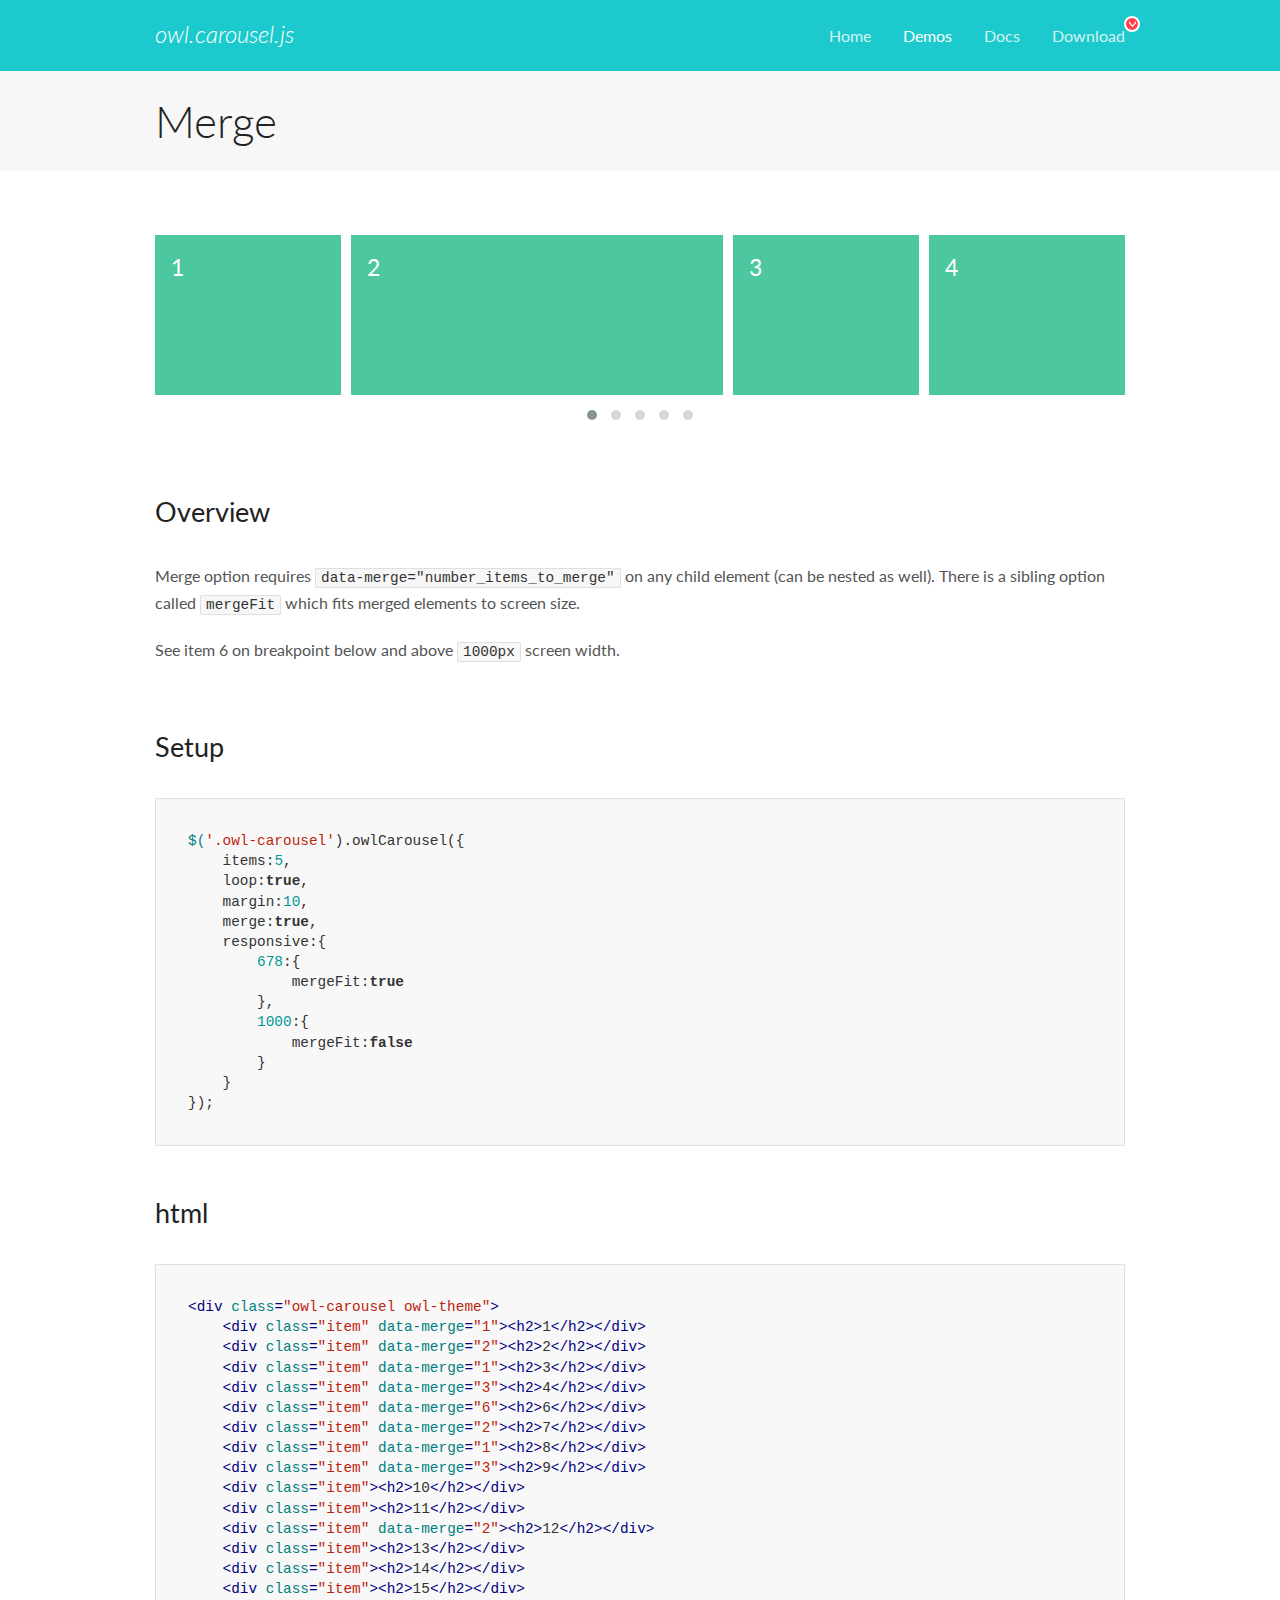
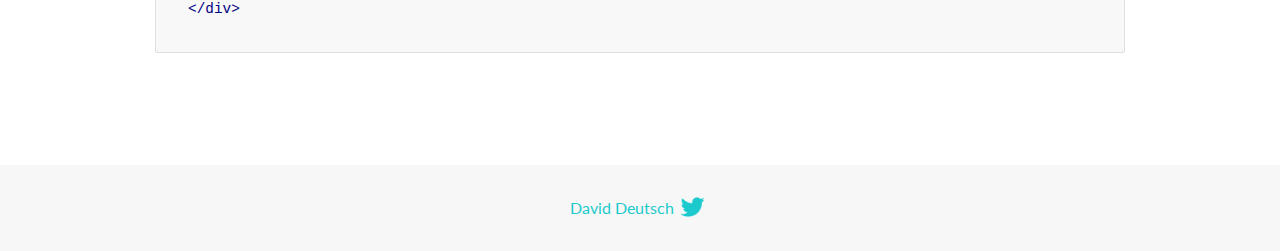
<file: owlcarousel/OwlCarousel2-2.3.4/docs/demos/merge.html>
<!DOCTYPE html>
<html lang="en">
  <head>

    <!-- head -->
    <meta charset="utf-8">
    <meta name="msapplication-tap-highlight" content="no" />
    <meta name="viewport" content="width=device-width, initial-scale=1.0" />
    <meta name="description" content="Merge Items">
    <meta name="author" content="David Deutsch">
    <title>
      Merge Demo | Owl Carousel | 2.3.4
    </title>

    <!-- Stylesheets -->
    <link href='https://fonts.googleapis.com/css?family=Lato:300,400,700,400italic,300italic' rel='stylesheet' type='text/css'>
    <link rel="stylesheet" href="../assets/css/docs.theme.min.css">

    <!-- Owl Stylesheets -->
    <link rel="stylesheet" href="../assets/owlcarousel/assets/owl.carousel.min.css">
    <link rel="stylesheet" href="../assets/owlcarousel/assets/owl.theme.default.min.css">

    <!-- HTML5 shim and Respond.js IE8 support of HTML5 elements and media queries -->

    <!--[if lt IE 9]>
      <script src="https://oss.maxcdn.com/libs/html5shiv/3.7.0/html5shiv.js"></script>
      <script src="https://oss.maxcdn.com/libs/respond.js/1.3.0/respond.min.js"></script>
    <![endif]-->

    <!-- Favicons -->
    <link rel="apple-touch-icon-precomposed" sizes="144x144" href="../assets/ico/apple-touch-icon-144-precomposed.png">
    <link rel="shortcut icon" href="../assets/ico/favicon.png">
    <link rel="shortcut icon" href="favicon.ico">

    <!-- Yeah i know js should not be in header. Its required for demos.-->

    <!-- javascript -->
    <script src="../assets/vendors/jquery.min.js"></script>
    <script src="../assets/owlcarousel/owl.carousel.js"></script>
  </head>
  <body>

    <!-- header -->
    <header class="header">
      <div class="row">
        <div class="large-12 columns">
          <div class="brand left">
            <h3>
              <a href="/OwlCarousel2/">owl.carousel.js</a> 
            </h3>
          </div>
          <a id="toggle-nav" class="right">
            <span></span> <span></span> <span></span> 
          </a> 
          <div class="nav-bar">
            <ul class="clearfix">
              <li> <a href="/OwlCarousel2/index.html">Home</a>  </li>
              <li class="active">
                <a href="/OwlCarousel2/demos/demos.html">Demos</a> 
              </li>
              <li> <a href="/OwlCarousel2/docs/started-welcome.html">Docs</a>  </li>
              <li>
                <a href="https://github.com/OwlCarousel2/OwlCarousel2/archive/2.3.4.zip">Download</a> 
                <span class="download"></span> 
              </li>
            </ul>
          </div>
        </div>
      </div>
    </header>

    <!-- title -->
    <section class="title">
      <div class="row">
        <div class="large-12 columns">
          <h1>Merge</h1>
        </div>
      </div>
    </section>

    <!--  Demos -->
    <section id="demos">
      <div class="row">
        <div class="large-12 columns">
          <div class="owl-carousel owl-theme">
            <div class="item" data-merge="1">
              <h4>1</h4>
            </div>
            <div class="item" data-merge="2">
              <h4>2</h4>
            </div>
            <div class="item" data-merge="1">
              <h4>3</h4>
            </div>
            <div class="item" data-merge="3">
              <h4>4</h4>
            </div>
            <div class="item" data-merge="6">
              <h4>6</h4>
            </div>
            <div class="item" data-merge="2">
              <h4>7</h4>
            </div>
            <div class="item" data-merge="1">
              <h4>8</h4>
            </div>
            <div class="item" data-merge="3">
              <h4>9</h4>
            </div>
            <div class="item">
              <h4>10</h4>
            </div>
            <div class="item">
              <h4>11</h4>
            </div>
            <div class="item" data-merge="2">
              <h4>12</h4>
            </div>
            <div class="item">
              <h4>13</h4>
            </div>
            <div class="item">
              <h4>14</h4>
            </div>
            <div class="item">
              <h4>15</h4>
            </div>
          </div>
          <h3 id="overview">Overview</h3>
          <p>Merge option requires <code>data-merge=&quot;number_items_to_merge&quot;</code> on any child element (can be nested as well). There is a sibling option called <code>mergeFit</code> which fits merged elements to screen size. </p>
          <p>See item 6 on breakpoint below and above <code>1000px</code> screen width.</p>
          <h3 id="setup">Setup</h3>
          <pre><code>$(&#39;.owl-carousel&#39;).owlCarousel({
    items:5,
    loop:true,
    margin:10,
    merge:true,
    responsive:{
        678:{
            mergeFit:true
        },
        1000:{
            mergeFit:false
        }
    }
});</code></pre>
          <h3 id="html">html</h3>
          <pre><code>&lt;div class=&quot;owl-carousel owl-theme&quot;&gt;
    &lt;div class=&quot;item&quot; data-merge=&quot;1&quot;&gt;&lt;h2&gt;1&lt;/h2&gt;&lt;/div&gt;
    &lt;div class=&quot;item&quot; data-merge=&quot;2&quot;&gt;&lt;h2&gt;2&lt;/h2&gt;&lt;/div&gt;
    &lt;div class=&quot;item&quot; data-merge=&quot;1&quot;&gt;&lt;h2&gt;3&lt;/h2&gt;&lt;/div&gt;
    &lt;div class=&quot;item&quot; data-merge=&quot;3&quot;&gt;&lt;h2&gt;4&lt;/h2&gt;&lt;/div&gt;
    &lt;div class=&quot;item&quot; data-merge=&quot;6&quot;&gt;&lt;h2&gt;6&lt;/h2&gt;&lt;/div&gt;
    &lt;div class=&quot;item&quot; data-merge=&quot;2&quot;&gt;&lt;h2&gt;7&lt;/h2&gt;&lt;/div&gt;
    &lt;div class=&quot;item&quot; data-merge=&quot;1&quot;&gt;&lt;h2&gt;8&lt;/h2&gt;&lt;/div&gt;
    &lt;div class=&quot;item&quot; data-merge=&quot;3&quot;&gt;&lt;h2&gt;9&lt;/h2&gt;&lt;/div&gt;
    &lt;div class=&quot;item&quot;&gt;&lt;h2&gt;10&lt;/h2&gt;&lt;/div&gt;
    &lt;div class=&quot;item&quot;&gt;&lt;h2&gt;11&lt;/h2&gt;&lt;/div&gt;
    &lt;div class=&quot;item&quot; data-merge=&quot;2&quot;&gt;&lt;h2&gt;12&lt;/h2&gt;&lt;/div&gt;
    &lt;div class=&quot;item&quot;&gt;&lt;h2&gt;13&lt;/h2&gt;&lt;/div&gt;
    &lt;div class=&quot;item&quot;&gt;&lt;h2&gt;14&lt;/h2&gt;&lt;/div&gt;
    &lt;div class=&quot;item&quot;&gt;&lt;h2&gt;15&lt;/h2&gt;&lt;/div&gt;
&lt;/div&gt;</code></pre>
          <script>
            $(document).ready(function() {
              $('.owl-carousel').owlCarousel({
                items: 5,
                loop: true,
                margin: 10,
                merge: true,
                responsive: {
                  678: {
                    mergeFit: true
                  },
                  1000: {
                    mergeFit: false
                  }
                }
              });
            })
          </script>
        </div>
      </div>
    </section>

    <!-- footer -->
    <footer class="footer">
      <div class="row">
        <div class="large-12 columns">
          <h5>
            <a href="/OwlCarousel2/docs/support-contact.html">David Deutsch</a> 
            <a id="custom-tweet-button" href="https://twitter.com/share?url=https://github.com/OwlCarousel2/OwlCarousel2&text=Owl Carousel - This is so awesome! " target="_blank"></a> 
          </h5>
        </div>
      </div>
    </footer>

    <!-- vendors -->
    <script src="../assets/vendors/highlight.js"></script>
    <script src="../assets/js/app.js"></script>
  </body>
</html>
</file>
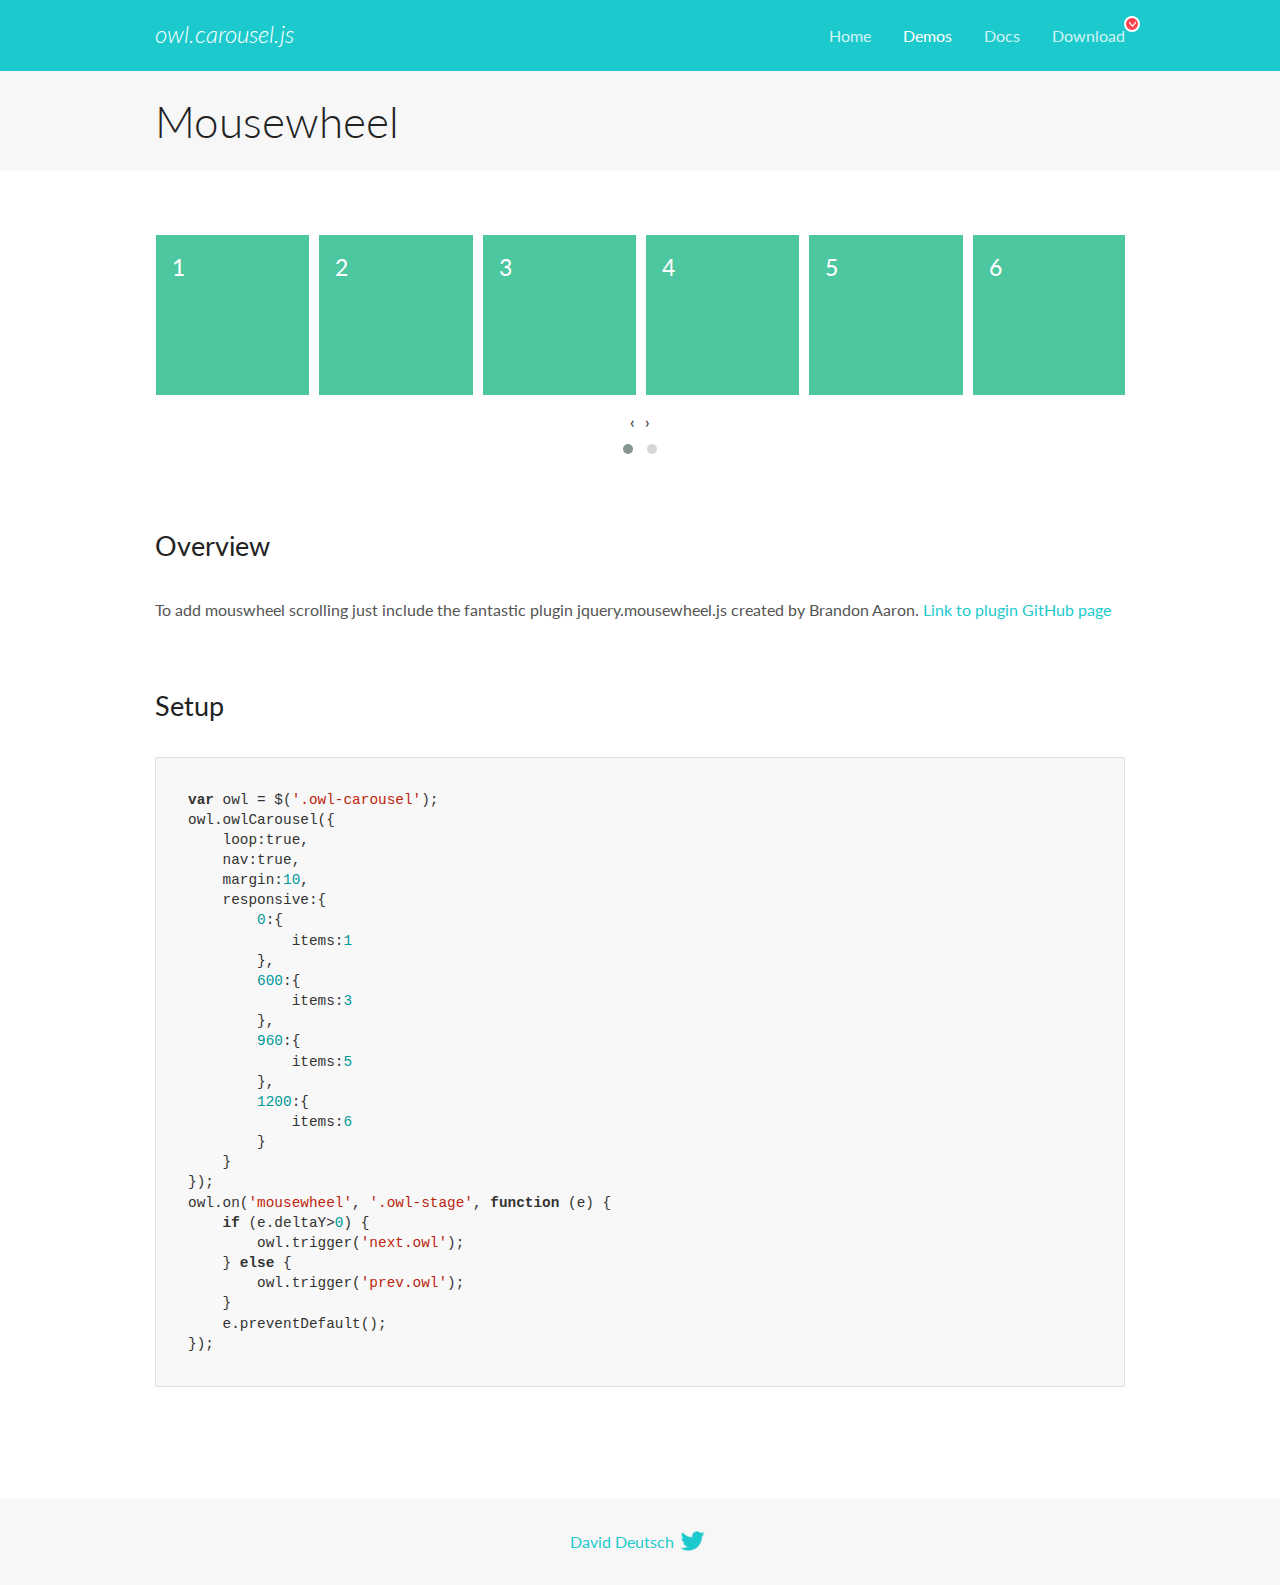
<file: owlcarousel/OwlCarousel2-2.3.4/docs/demos/mousewheel.html>
<!DOCTYPE html>
<html lang="en">
  <head>

    <!-- head -->
    <meta charset="utf-8">
    <meta name="msapplication-tap-highlight" content="no" />
    <meta name="viewport" content="width=device-width, initial-scale=1.0" />
    <meta name="description" content="Mousewheel usage demo">
    <meta name="author" content="David Deutsch">
    <title>
      Mousewheel Demo | Owl Carousel | 2.3.4
    </title>

    <!-- Stylesheets -->
    <link href='https://fonts.googleapis.com/css?family=Lato:300,400,700,400italic,300italic' rel='stylesheet' type='text/css'>
    <link rel="stylesheet" href="../assets/css/docs.theme.min.css">

    <!-- Owl Stylesheets -->
    <link rel="stylesheet" href="../assets/owlcarousel/assets/owl.carousel.min.css">
    <link rel="stylesheet" href="../assets/owlcarousel/assets/owl.theme.default.min.css">

    <!-- HTML5 shim and Respond.js IE8 support of HTML5 elements and media queries -->

    <!--[if lt IE 9]>
      <script src="https://oss.maxcdn.com/libs/html5shiv/3.7.0/html5shiv.js"></script>
      <script src="https://oss.maxcdn.com/libs/respond.js/1.3.0/respond.min.js"></script>
    <![endif]-->

    <!-- Favicons -->
    <link rel="apple-touch-icon-precomposed" sizes="144x144" href="../assets/ico/apple-touch-icon-144-precomposed.png">
    <link rel="shortcut icon" href="../assets/ico/favicon.png">
    <link rel="shortcut icon" href="favicon.ico">

    <!-- Yeah i know js should not be in header. Its required for demos.-->

    <!-- javascript -->
    <script src="../assets/vendors/jquery.min.js"></script>
    <script src="../assets/owlcarousel/owl.carousel.js"></script>
  </head>
  <body>

    <!-- header -->
    <header class="header">
      <div class="row">
        <div class="large-12 columns">
          <div class="brand left">
            <h3>
              <a href="/OwlCarousel2/">owl.carousel.js</a> 
            </h3>
          </div>
          <a id="toggle-nav" class="right">
            <span></span> <span></span> <span></span> 
          </a> 
          <div class="nav-bar">
            <ul class="clearfix">
              <li> <a href="/OwlCarousel2/index.html">Home</a>  </li>
              <li class="active">
                <a href="/OwlCarousel2/demos/demos.html">Demos</a> 
              </li>
              <li> <a href="/OwlCarousel2/docs/started-welcome.html">Docs</a>  </li>
              <li>
                <a href="https://github.com/OwlCarousel2/OwlCarousel2/archive/2.3.4.zip">Download</a> 
                <span class="download"></span> 
              </li>
            </ul>
          </div>
        </div>
      </div>
    </header>

    <!-- title -->
    <section class="title">
      <div class="row">
        <div class="large-12 columns">
          <h1>Mousewheel</h1>
        </div>
      </div>
    </section>

    <!--  Demos -->
    <section id="demos">
      <div class="row">
        <div class="large-12 columns">
          <div class="owl-carousel owl-theme">
            <div class="item">
              <h4>1</h4>
            </div>
            <div class="item">
              <h4>2</h4>
            </div>
            <div class="item">
              <h4>3</h4>
            </div>
            <div class="item">
              <h4>4</h4>
            </div>
            <div class="item">
              <h4>5</h4>
            </div>
            <div class="item">
              <h4>6</h4>
            </div>
            <div class="item">
              <h4>7</h4>
            </div>
            <div class="item">
              <h4>8</h4>
            </div>
            <div class="item">
              <h4>9</h4>
            </div>
            <div class="item">
              <h4>10</h4>
            </div>
            <div class="item">
              <h4>11</h4>
            </div>
            <div class="item">
              <h4>12</h4>
            </div>
          </div>
          <h3 id="overview">Overview</h3>
          <p>To add mouswheel scrolling just include the fantastic plugin jquery.mousewheel.js created by Brandon Aaron.
            <a href="https://github.com/brandonaaron/jquery-mousewheel">Link to plugin GitHub page</a> 
          </p>
          <h3 id="setup">Setup</h3>
          <pre><code>var owl = $(&#39;.owl-carousel&#39;);
owl.owlCarousel({
    loop:true,
    nav:true,
    margin:10,
    responsive:{
        0:{
            items:1
        },
        600:{
            items:3
        },            
        960:{
            items:5
        },
        1200:{
            items:6
        }
    }
});
owl.on(&#39;mousewheel&#39;, &#39;.owl-stage&#39;, function (e) {
    if (e.deltaY&gt;0) {
        owl.trigger(&#39;next.owl&#39;);
    } else {
        owl.trigger(&#39;prev.owl&#39;);
    }
    e.preventDefault();
});</code></pre>
          <script src="../assets/vendors/jquery.mousewheel.min.js"></script>
          <script>
            $(document).ready(function() {
              var owl = $('.owl-carousel');
              owl.owlCarousel({
                loop: true,
                nav: true,
                margin: 10,
                responsive: {
                  0: {
                    items: 1
                  },
                  600: {
                    items: 3
                  },
                  960: {
                    items: 5
                  },
                  1200: {
                    items: 6
                  }
                }
              });
              owl.on('mousewheel', '.owl-stage', function(e) {
                if (e.deltaY > 0) {
                  owl.trigger('next.owl');
                } else {
                  owl.trigger('prev.owl');
                }
                e.preventDefault();
              });
            })
          </script>
        </div>
      </div>
    </section>

    <!-- footer -->
    <footer class="footer">
      <div class="row">
        <div class="large-12 columns">
          <h5>
            <a href="/OwlCarousel2/docs/support-contact.html">David Deutsch</a> 
            <a id="custom-tweet-button" href="https://twitter.com/share?url=https://github.com/OwlCarousel2/OwlCarousel2&text=Owl Carousel - This is so awesome! " target="_blank"></a> 
          </h5>
        </div>
      </div>
    </footer>

    <!-- vendors -->
    <script src="../assets/vendors/highlight.js"></script>
    <script src="../assets/js/app.js"></script>
  </body>
</html>
</file>
<file: css/style.css>
.img-product {
  width: 160px!important;
  height: 234px;
}
</file>
